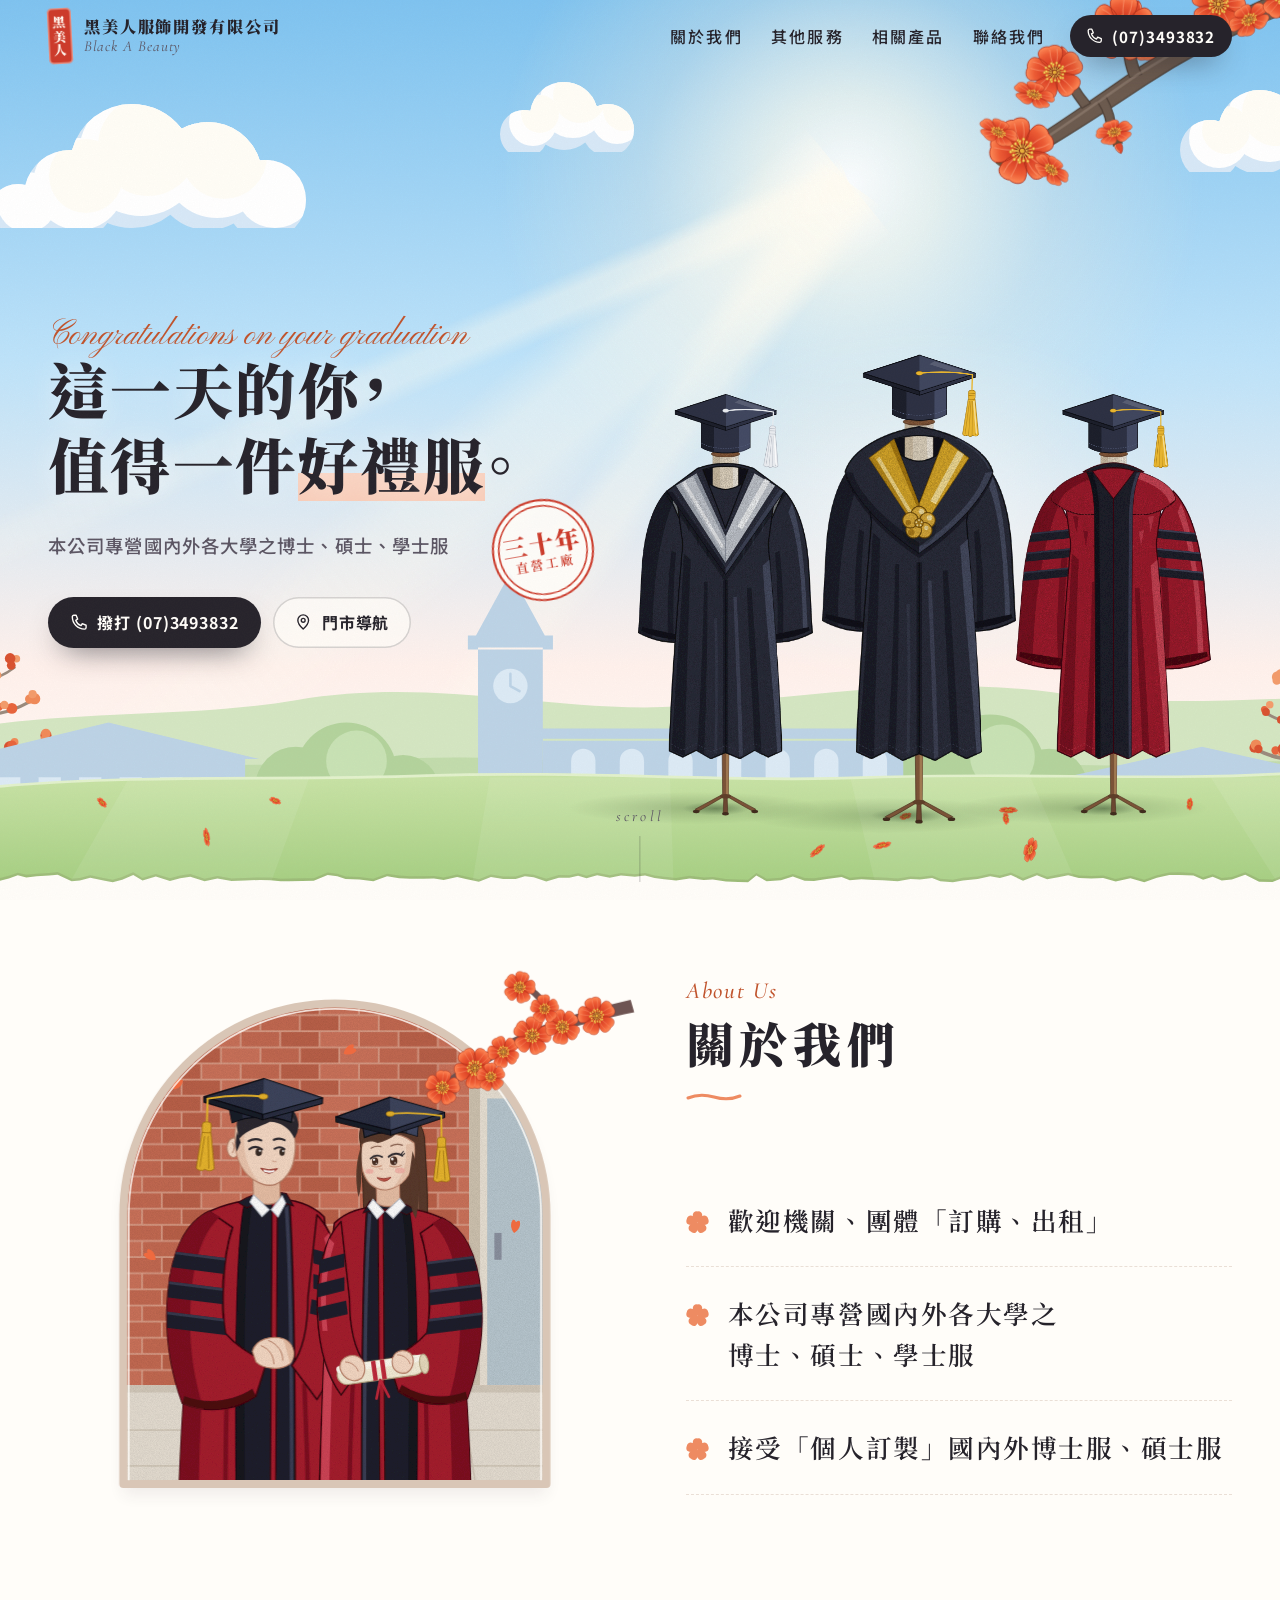
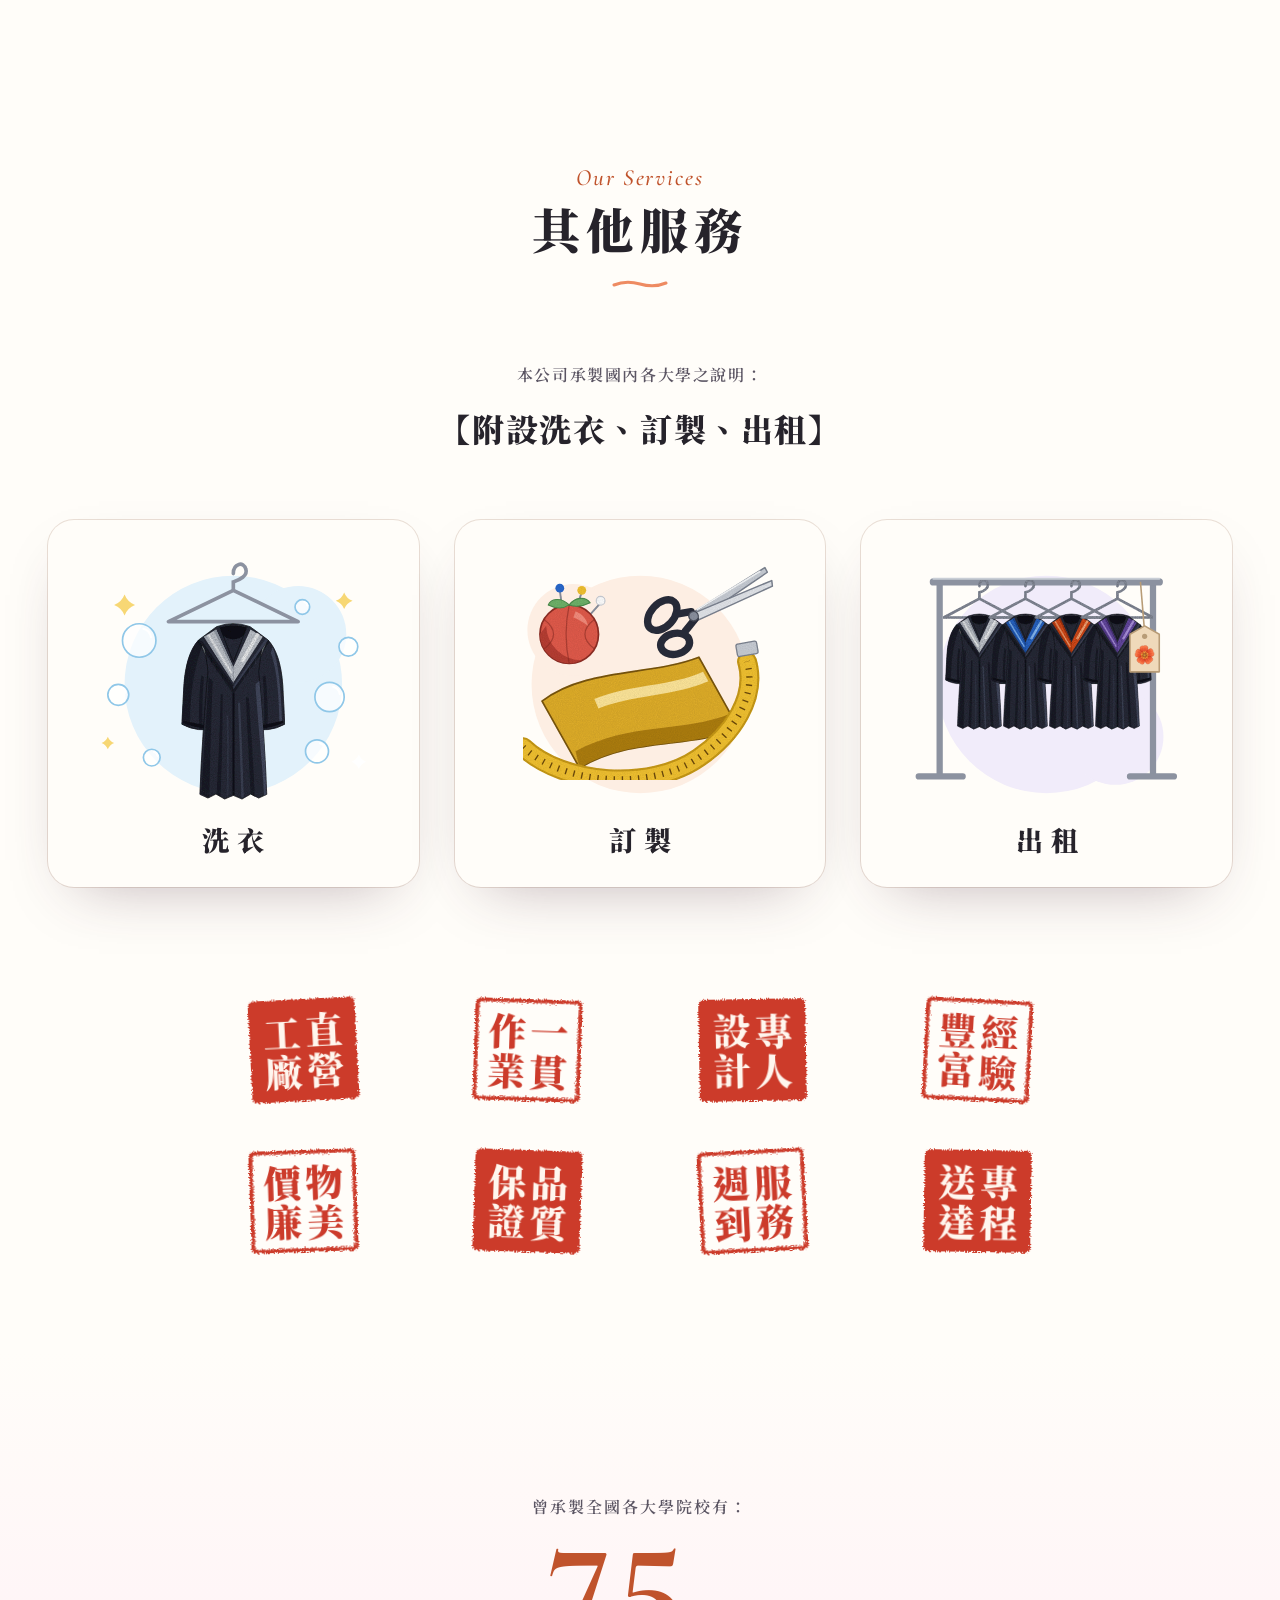
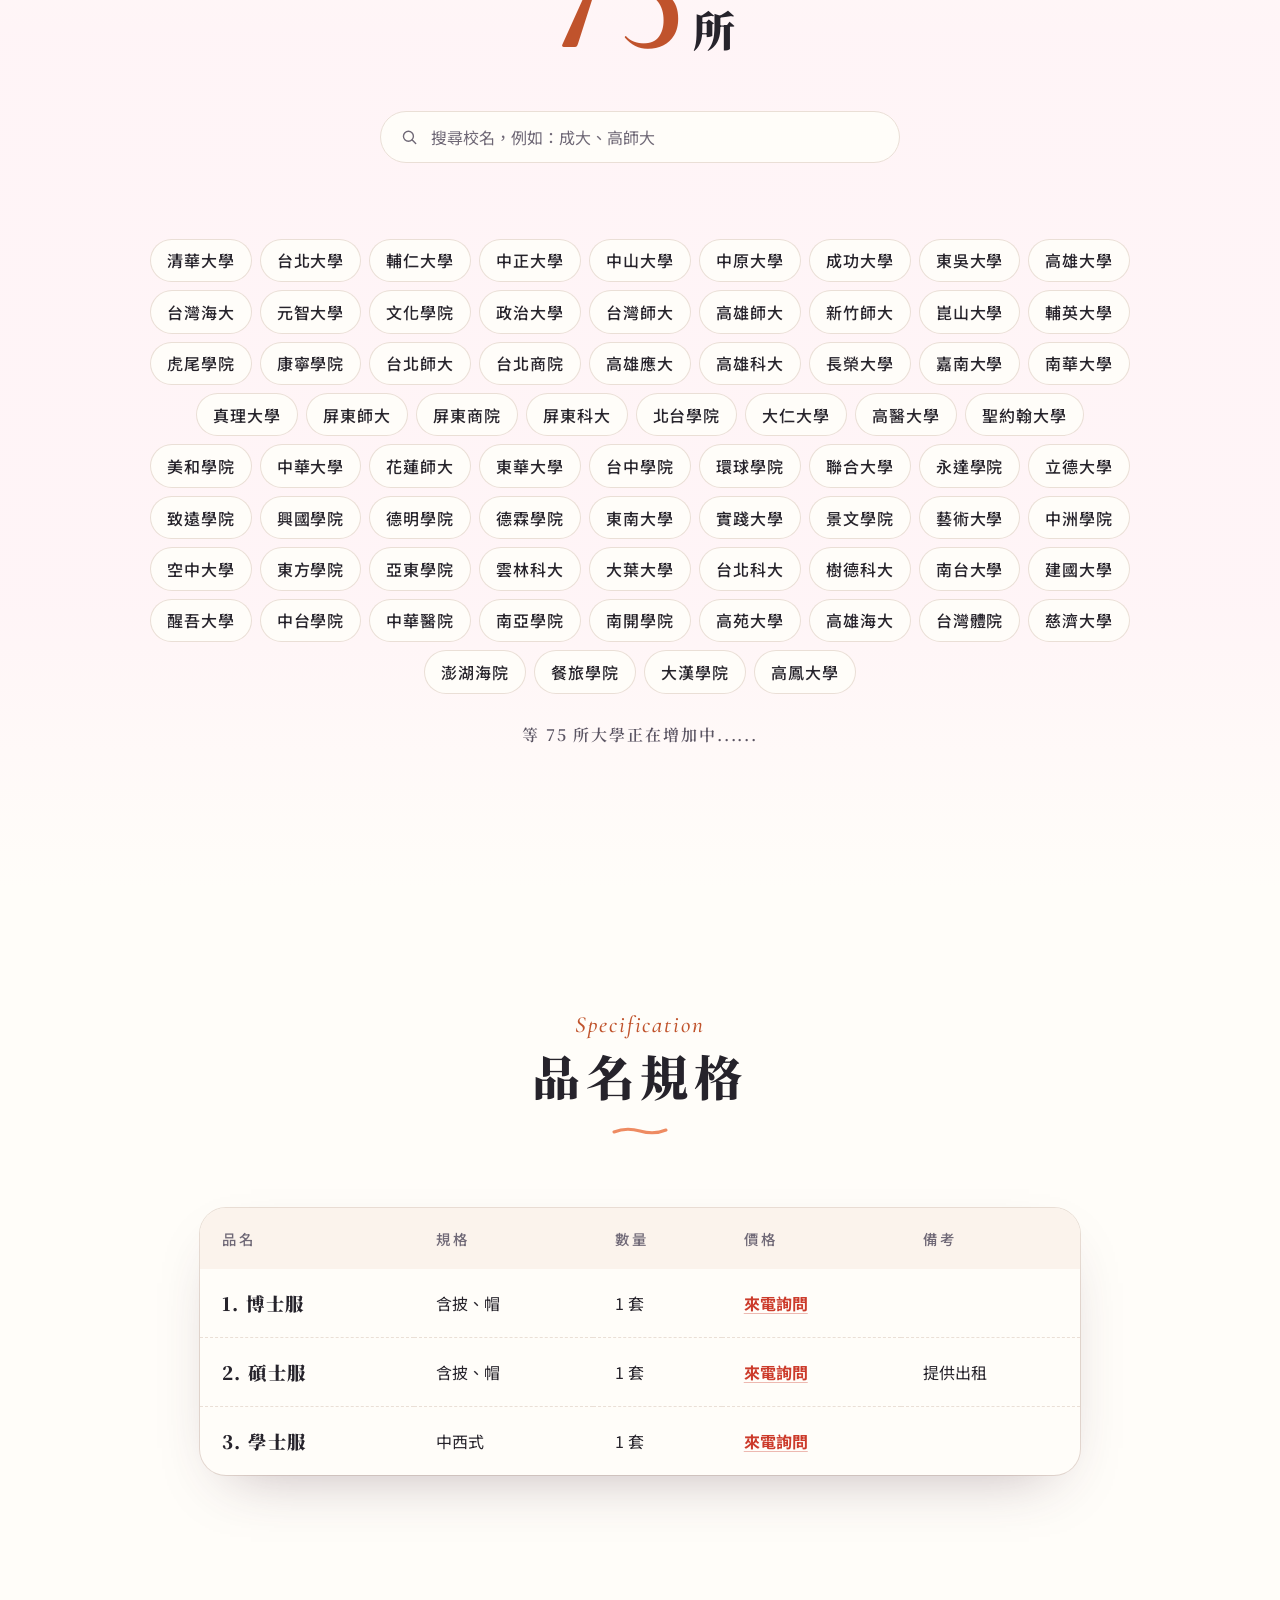
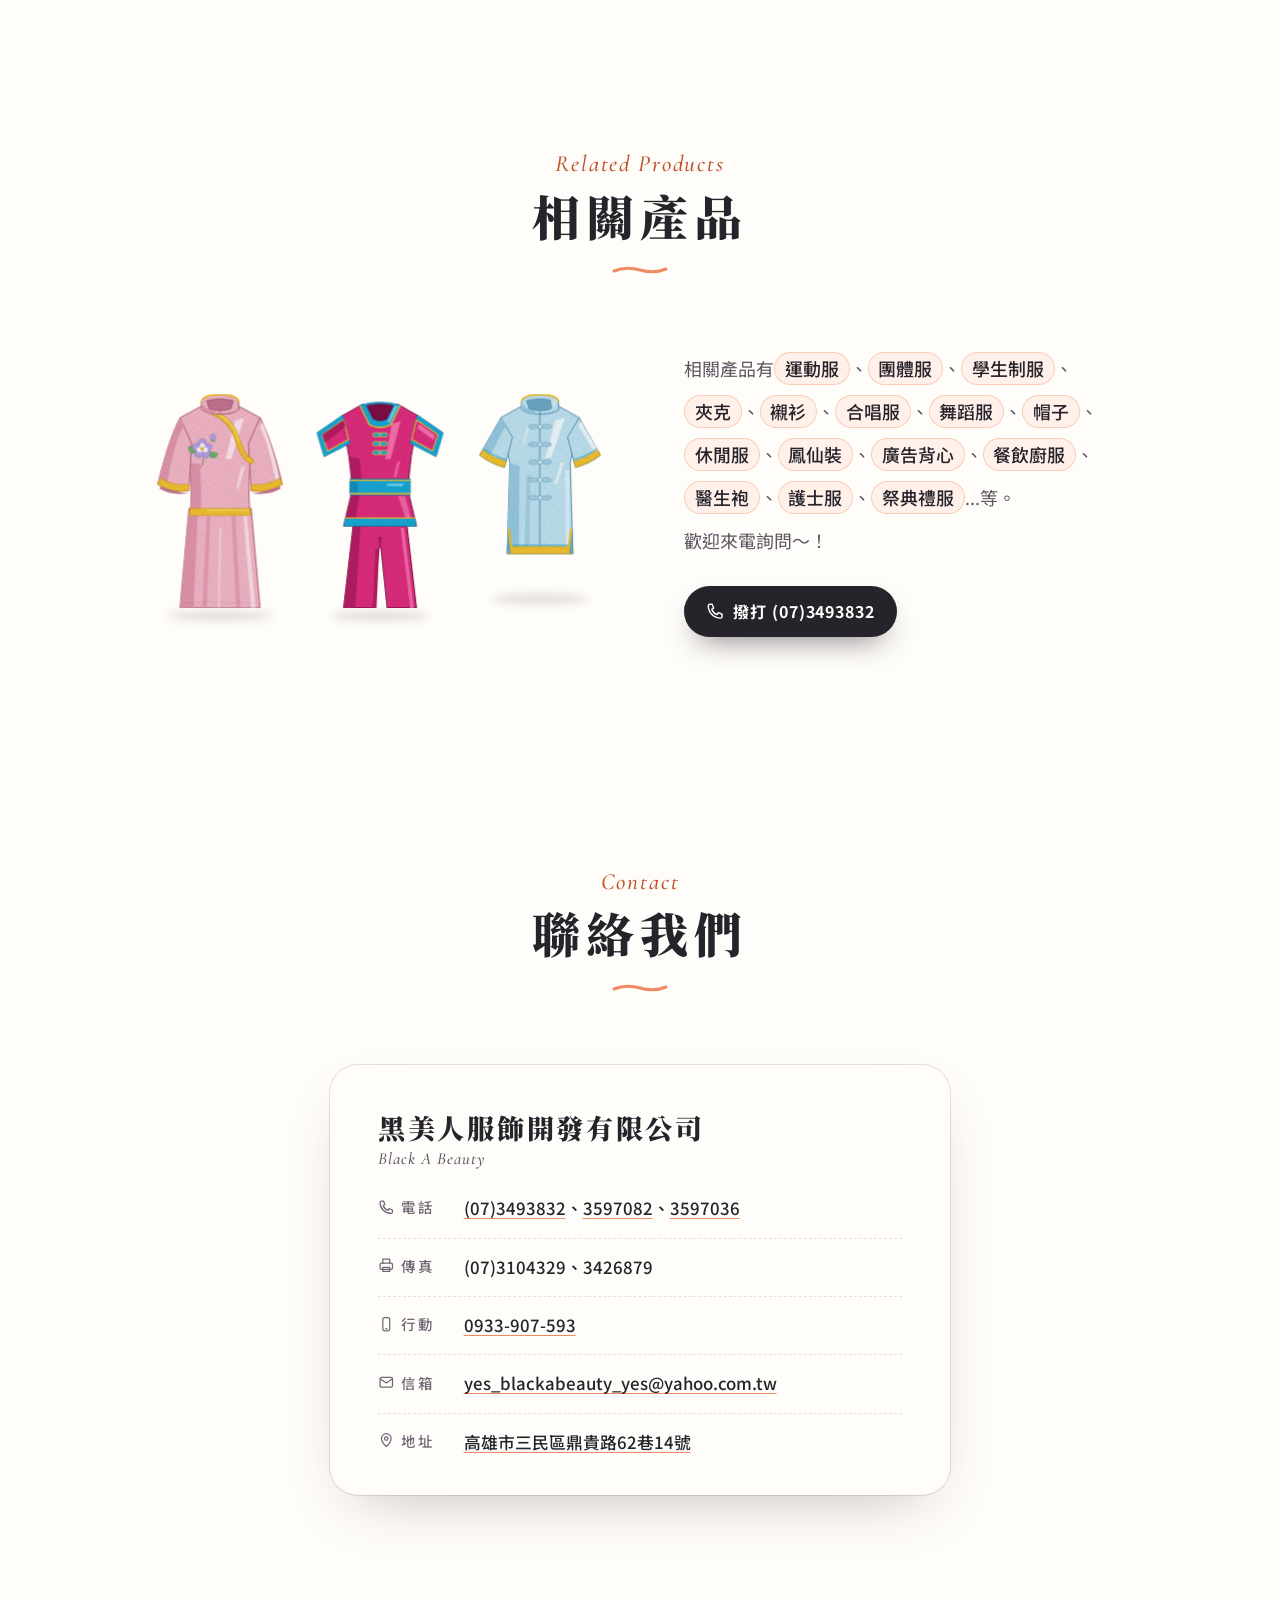
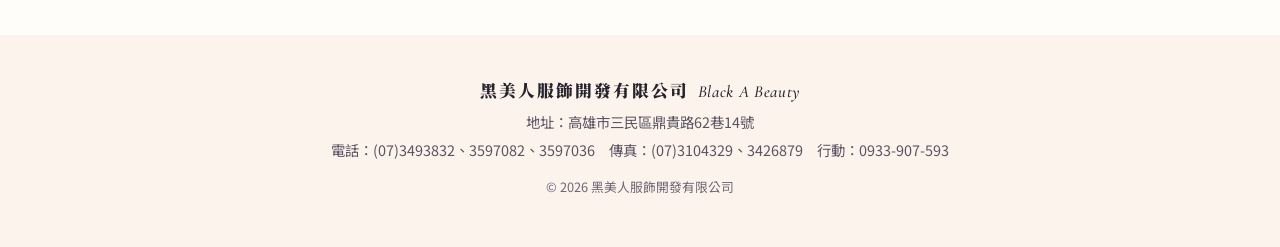
<file: index.html>
<!DOCTYPE html>
<html lang="zh-Hant-TW" class="no-js">
<head>
  <meta charset="utf-8">
  <meta name="viewport" content="width=device-width, initial-scale=1, viewport-fit=cover">
  <title>黑美人服飾開發有限公司｜博士服・碩士服・學士服 訂購・出租・訂製</title>
  <meta name="description" content="本公司專營國內外各大學之博士、碩士、學士服。歡迎機關、團體訂購、出租，接受個人訂製國內外博士服、碩士服。附設洗衣、訂製、出租。高雄市三民區鼎貴路62巷14號，電話 (07)3493832。">
  <meta name="keywords" content="黑美人服飾,黑美人,黑美人學士服,學士服,學士服租借,學士服租賃,學士服清洗,碩士服,博士服,國外博士服,廚服,實驗衣,孔廟祭典服">
  <meta name="theme-color" content="#BDE3FA">
  <link rel="canonical" href="http://www.blackabeauty.com.tw/">
  <meta property="og:type" content="website">
  <meta property="og:site_name" content="黑美人服飾">
  <meta property="og:title" content="黑美人服飾開發有限公司｜博士服・碩士服・學士服">
  <meta property="og:description" content="本公司專營國內外各大學之博士、碩士、學士服。歡迎機關、團體訂購、出租，接受個人訂製國內外博士服、碩士服。">
  <meta property="og:url" content="http://www.blackabeauty.com.tw/">
  <meta property="og:image" content="http://www.blackabeauty.com.tw/images/og/og-cover.png">
  <meta property="og:image:width" content="1200">
  <meta property="og:image:height" content="630">
  <script>
    document.documentElement.className = document.documentElement.className.replace('no-js', 'js');
  </script>
  <link rel="preconnect" href="https://fonts.googleapis.com">
  <link rel="preconnect" href="https://fonts.gstatic.com" crossorigin>
  <link rel="stylesheet" href="https://fonts.googleapis.com/css2?family=Cormorant+Garamond:ital,wght@0,500;0,600;1,500&family=Noto+Sans+TC:wght@400;500;700&family=Noto+Serif+TC:wght@600;900&family=Pinyon+Script&display=swap">
  <link rel="stylesheet" href="css/tokens.css">
  <link rel="stylesheet" href="css/base.css">
  <link rel="stylesheet" href="css/sections.css">
  <script type="application/ld+json">
  {
    "@context": "https://schema.org",
    "@type": "ClothingStore",
    "name": "黑美人服飾開發有限公司",
    "alternateName": "Black A Beauty",
    "url": "http://www.blackabeauty.com.tw",
    "email": "yes_blackabeauty_yes@yahoo.com.tw",
    "telephone": "+886-7-3493832",
    "faxNumber": "+886-7-3104329",
    "address": {
      "@type": "PostalAddress",
      "streetAddress": "鼎貴路62巷14號",
      "addressLocality": "三民區",
      "addressRegion": "高雄市",
      "addressCountry": "TW"
    },
    "contactPoint": [
      { "@type": "ContactPoint", "telephone": "+886-7-3597082", "contactType": "customer service" },
      { "@type": "ContactPoint", "telephone": "+886-7-3597036", "contactType": "customer service" },
      { "@type": "ContactPoint", "telephone": "+886-933-907-593", "contactType": "customer service" }
    ],
    "sameAs": [
      "https://www.facebook.com/pages/%E9%BB%91%E7%BE%8E%E4%BA%BA%E6%9C%8D%E9%A3%BE%E9%96%8B%E7%99%BC%E6%9C%89%E9%99%90%E5%85%AC%E5%8F%B8/559226934194966",
      "https://tw.bid.yahoo.com/tw/booth/Y3789989705",
      "http://blackabeauty999.blogspot.tw/"
    ]
  }
  </script>
  <script src="js/core.js" defer></script>
  <script src="js/petals.js" defer></script>
  <script src="js/motion.js" defer></script>
  <script src="js/schools.js" defer></script>
  <script src="js/main.js" defer></script>
</head>
<body>
  <svg xmlns="http://www.w3.org/2000/svg" width="0" height="0" style="position:absolute" aria-hidden="true" focusable="false">
    <defs>
      <!-- Paper grain shared by every illustration so flat cel colours read as printed, not as clip-art. -->
      <filter id="k-grain" x="0" y="0" width="100%" height="100%">
        <feTurbulence type="fractalNoise" baseFrequency="1.1" numOctaves="2" seed="7" result="n"/>
        <feColorMatrix in="n" type="matrix" values="0 0 0 0 0  0 0 0 0 0  0 0 0 0 0  0 0 0 .55 0" result="a"/>
        <feComposite in="a" in2="SourceGraphic" operator="in" result="g"/>
        <feBlend in="SourceGraphic" in2="g" mode="multiply"/>
      </filter>

      <!-- Lighter grain for pale fabrics, where the standard grain reads as dirt. -->
      <filter id="k-grain-light" x="0" y="0" width="100%" height="100%">
        <feTurbulence type="fractalNoise" baseFrequency="1.1" numOctaves="2" seed="7" result="n"/>
        <feColorMatrix in="n" type="matrix" values="0 0 0 0 0  0 0 0 0 0  0 0 0 0 0  0 0 0 .22 0" result="a"/>
        <feComposite in="a" in2="SourceGraphic" operator="in" result="g"/>
        <feBlend in="SourceGraphic" in2="g" mode="multiply"/>
      </filter>

      <!-- All gowns are drawn in a 400x720 box, light from the upper right, cel-shaded in three tones. -->

      <!-- Hollow neck: the dark inner back of the gown seen through the collar. -->
      <path id="k-neck" d="M160 186 Q200 174 240 186 L240 236 L160 236 Z" fill="var(--fabric-deep)"/>

      <!-- Bachelor / master sleeves: hang from the shoulder, open at hip level. -->
      <g id="k-sleeves">
        <path d="M96 224 C70 252 56 300 52 360 L46 476 Q94 502 148 488 L138 318 Z" fill="var(--fabric)" stroke="var(--fabric-line)" stroke-width="2" stroke-linejoin="round"/>
        <path d="M96 224 C70 252 56 300 52 360 L46 476 Q58 482 70 485 C70 400 80 310 108 240 Z" fill="var(--fabric-shade)"/>
        <path d="M104 330 C98 380 96 430 98 490 L108 491 C106 430 108 380 112 334 Z" fill="var(--fabric-shade)"/>
        <path d="M50 472 Q96 494 144 486 Q98 476 52 466 Z" fill="var(--fabric-deep)"/>
        <path d="M304 224 C330 252 344 300 348 360 L354 476 Q306 502 252 488 L262 318 Z" fill="var(--fabric)" stroke="var(--fabric-line)" stroke-width="2" stroke-linejoin="round"/>
        <path d="M318 246 C334 290 342 360 346 470 L338 474 C336 380 330 310 312 262 Z" fill="var(--fabric-hi)"/>
        <path d="M296 330 C302 380 304 430 302 490 L292 491 C294 430 292 380 288 334 Z" fill="var(--fabric-shade)"/>
        <path d="M350 472 Q304 494 256 486 Q302 476 348 466 Z" fill="var(--fabric-deep)"/>
      </g>

      <!-- Doctoral bell sleeves: fuller and longer. -->
      <clipPath id="k-dr-sleeve-l"><path d="M94 224 C62 256 44 320 38 400 L28 524 Q92 552 160 532 L140 318 Z"/></clipPath>
      <clipPath id="k-dr-sleeve-r"><path d="M306 224 C338 256 356 320 362 400 L372 524 Q308 552 240 532 L260 318 Z"/></clipPath>
      <g id="k-sleeves-dr">
        <path d="M94 224 C62 256 44 320 38 400 L28 524 Q92 552 160 532 L140 318 Z" fill="var(--fabric)" stroke="var(--fabric-line)" stroke-width="2" stroke-linejoin="round"/>
        <path d="M94 224 C62 256 44 320 38 400 L28 524 Q42 530 56 533 C58 430 72 320 106 240 Z" fill="var(--fabric-shade)"/>
        <path d="M108 340 C100 410 98 470 102 536 L114 537 C110 470 112 410 118 344 Z" fill="var(--fabric-shade)"/>
        <path d="M32 518 Q94 544 156 530 Q98 520 34 510 Z" fill="var(--fabric-deep)"/>
        <path d="M306 224 C338 256 356 320 362 400 L372 524 Q308 552 240 532 L260 318 Z" fill="var(--fabric)" stroke="var(--fabric-line)" stroke-width="2" stroke-linejoin="round"/>
        <path d="M320 246 C342 300 354 380 360 512 L350 516 C348 410 338 320 314 262 Z" fill="var(--fabric-hi)"/>
        <path d="M292 340 C300 410 302 470 298 536 L286 537 C290 470 288 410 282 344 Z" fill="var(--fabric-shade)"/>
        <path d="M368 518 Q306 544 244 530 Q302 520 366 510 Z" fill="var(--fabric-deep)"/>
        <!-- three velvet chevrons per sleeve -->
        <g clip-path="url(#k-dr-sleeve-l)">
          <path d="M20 302 L160 288 L160 304 L20 318 Z M20 336 L160 322 L160 338 L20 352 Z M20 370 L160 356 L160 372 L20 386 Z" fill="var(--velvet)"/>
          <path d="M20 302 L160 288 L160 291 L20 305 Z M20 336 L160 322 L160 325 L20 339 Z M20 370 L160 356 L160 359 L20 373 Z" fill="var(--velvet-hi)" opacity=".6"/>
        </g>
        <g clip-path="url(#k-dr-sleeve-r)">
          <path d="M380 302 L240 288 L240 304 L380 318 Z M380 336 L240 322 L240 338 L380 352 Z M380 370 L240 356 L240 372 L380 386 Z" fill="var(--velvet)"/>
          <path d="M380 302 L240 288 L240 291 L380 305 Z M380 336 L240 322 L240 325 L380 339 Z M380 370 L240 356 L240 359 L380 373 Z" fill="var(--velvet-hi)"/>
        </g>
      </g>

      <!-- Body with pipe folds falling from the gathered yoke. -->
      <g id="k-body">
        <path d="M112 228 L162 204 Q200 238 238 204 L288 228 L276 318 C286 436 296 564 300 686 L276 697 L252 685 L226 700 L200 689 L174 700 L148 685 L124 697 L100 686 C104 564 114 436 124 318 Z" fill="var(--fabric)" stroke="var(--fabric-line)" stroke-width="2" stroke-linejoin="round"/>
        <path d="M126 335 C120 463 110 583 104 685 L128 696 C130 583 134 463 138 346 Z" fill="var(--fabric-shade)"/>
        <path d="M162 386 C160 490 155 596 150 685 L162 693 C166 596 168 490 168 386 Z" fill="var(--fabric-shade)"/>
        <path d="M180 450 C182 530 182 610 180 689 L185 692 C187 610 187 530 185 450 Z" fill="var(--fabric-hi)" opacity=".4"/>
        <path d="M196 383 L196 689 L205 689 L205 383 Z" fill="var(--fabric-shade)"/>
        <path d="M199.5 383 L199.5 689 L201.5 689 L201.5 383 Z" fill="var(--fabric-line)"/>
        <path d="M214 412 C218 516 222 609 224 697 L231 694 C229 609 225 516 220 412 Z" fill="var(--fabric-hi)" opacity=".75"/>
        <path d="M238 396 C242 503 248 596 252 685 L264 693 C260 596 254 503 246 396 Z" fill="var(--fabric-shade)"/>
        <path d="M266 357 C274 476 286 583 292 689 L299 686 C295 569 289 463 278 346 Z" fill="var(--fabric-hi)"/>
        <path d="M128 268 l6 30 l4 -28 Z M146 294 l5 28 l4 -26 Z M164 320 l4 24 l4 -22 Z" fill="var(--fabric-shade)"/>
        <path d="M272 268 l-6 30 l-4 -28 Z M254 294 l-5 28 l-4 -26 Z M236 320 l-4 24 l-4 -22 Z" fill="var(--fabric-hi)" opacity=".7"/>
        <path d="M104 674 L124 685 L148 673 L174 688 L200 677 L226 688 L252 673 L276 685 L296 674" fill="none" stroke="var(--fabric-hi)" stroke-width="1.2" stroke-dasharray="3 3" opacity=".7"/>
      </g>

      <!-- Bachelor V-stole: black frame with a satin inset in the faculty colour. -->
      <g id="k-stole">
        <path d="M92 230 L200 386 L308 230 L304 224 L200 372 L96 224 Z" fill="var(--fabric-deep)" opacity=".5"/>
        <path d="M96 224 L150 184 Q200 166 250 184 L304 224 L200 372 Z M160 186 Q200 174 240 186 L200 290 Z" fill-rule="evenodd" fill="var(--frame, var(--fabric))" stroke="var(--fabric-line)" stroke-width="2" stroke-linejoin="round"/>
        <path d="M96 224 L200 372 L200 360 L106 226 Z" fill="var(--fabric-shade)"/>
        <path d="M304 224 L200 372 L200 362 L296 222 Z" fill="var(--fabric-hi)" opacity=".8"/>
        <path d="M112 214.5 L200 351.5 L288 214.5 L251.5 192.8 L200 304.8 L148.5 192.8 Z" fill="var(--trim)"/>
        <path d="M148.5 192.8 L200 304.8 L200 314 L142 197 Z" fill="var(--trim-shade)"/>
        <path d="M112 214.5 L200 351.5 L200 343 L119 211 Z" fill="var(--trim-shade)" opacity=".55"/>
        <path d="M128 206 L197 322 L193 326 L123 210 Z" fill="var(--trim-hi)" opacity=".9"/>
        <path d="M270 202 L279 207 L230 292 L221 287 Z" fill="var(--trim-hi)"/>
        <path d="M254 232 L260 235 L236 278 L231 275 Z" fill="var(--trim-hi)" opacity=".7"/>
        <path d="M200 304.8 L200 351.5" stroke="var(--trim-line)" stroke-width="1.4"/>
        <path d="M106 220 L200 358 L294 220 M153 192 L200 296 L247 192" fill="none" stroke="var(--fabric-hi)" stroke-width="1" stroke-dasharray="3 2.5" opacity=".75"/>
      </g>

      <!-- Master hood: rounded black shell over the shoulders, satin lining turned out into a V. -->
      <g id="k-hood">
        <path d="M82 246 C98 292 148 342 200 376 C252 342 302 292 318 246 L318 238 C302 284 252 334 200 368 C148 334 98 284 82 238 Z" fill="var(--fabric-deep)" opacity=".55"/>
        <path d="M82 238 C92 204 140 176 200 166 C260 176 308 204 318 238 C302 284 252 334 200 368 C148 334 98 284 82 238 Z M160 186 Q200 174 240 186 L200 290 Z" fill-rule="evenodd" fill="var(--fabric)" stroke="var(--fabric-line)" stroke-width="2" stroke-linejoin="round"/>
        <path d="M82 238 C98 284 148 334 200 368 L200 352 C152 320 106 278 94 240 Z" fill="var(--fabric-shade)"/>
        <path d="M318 238 C302 284 252 334 200 368 L200 358 C246 326 292 282 306 240 Z" fill="var(--fabric-hi)" opacity=".85"/>
        <path d="M262 186 C286 198 304 214 312 232" fill="none" stroke="var(--fabric-hi)" stroke-width="3" stroke-linecap="round" opacity=".6"/>
        <path d="M120 216 L200 336 L280 216 L240 186 L200 290 L160 186 Z" fill="var(--trim)" stroke="var(--trim-line)" stroke-width="1.2" stroke-linejoin="round"/>
        <path d="M160 186 L200 290 L200 301 L153 191 Z" fill="var(--trim-shade)"/>
        <path d="M120 216 L200 336 L200 327 L128 214 Z" fill="var(--trim-shade)" opacity=".6"/>
        <path d="M137 214 L197 316 L193 320 L132 218 Z" fill="var(--trim-hi)" opacity=".85"/>
        <path d="M262 204 L272 210 L227 290 L218 285 Z" fill="var(--trim-hi)"/>
        <path d="M248 236 L254 240 L234 276 L229 272 Z" fill="var(--trim-hi)" opacity=".7"/>
        <path d="M200 290 L200 336" stroke="var(--trim-line)" stroke-width="1.4"/>
      </g>

      <!-- Golden plum-blossom brooch (梅花扣): five small ROUND petals in gold. The kapok flowers elsewhere are orange-red with a stamen crown; keep the two distinct. -->
      <g id="k-plum" transform="translate(200 320) scale(1.3) translate(-200 -320)">
        <circle cx="200" cy="327" r="21" fill="#000" opacity=".18"/>
        <g fill="#E2B13C" stroke="#6E4B08" stroke-width="1.3">
          <circle cx="200" cy="309" r="9.5"/><circle cx="210.5" cy="316.6" r="9.5"/><circle cx="206.5" cy="328.9" r="9.5"/>
          <circle cx="193.5" cy="328.9" r="9.5"/><circle cx="189.5" cy="316.6" r="9.5"/>
        </g>
        <g fill="#FFEFB0" opacity=".9">
          <circle cx="203" cy="306" r="3.4"/><circle cx="213" cy="313.6" r="3.4"/><circle cx="209" cy="326" r="2.6"/>
        </g>
        <g fill="#B07F1A">
          <circle cx="190.5" cy="331.5" r="4"/><circle cx="186.8" cy="319.6" r="3.4"/>
        </g>
        <circle cx="200" cy="320" r="5.4" fill="#B07F1A" stroke="#6E4B08" stroke-width="1"/>
        <g fill="#FFEFB0"><circle cx="200" cy="316.6" r="1.2"/><circle cx="203.2" cy="319" r="1.2"/><circle cx="202" cy="322.8" r="1.2"/><circle cx="198" cy="322.8" r="1.2"/><circle cx="196.8" cy="319" r="1.2"/></g>
      </g>

      <!-- Doctoral yoke: the doctor has no stole, so the shoulders need their own rounded line. -->
      <g id="k-yoke">
        <path d="M90 240 C92 216 122 200 160 188 Q200 178 240 188 C278 200 308 216 310 240 C298 254 278 262 258 266 L142 266 C122 262 102 254 90 240 Z" fill="var(--fabric)" stroke="var(--fabric-line)" stroke-width="2" stroke-linejoin="round"/>
        <path d="M90 240 C92 216 122 200 160 188 L166 200 C132 212 108 226 102 248 C96 246 92 244 90 240 Z" fill="var(--fabric-shade)"/>
        <path d="M240 188 C278 200 308 216 310 240 L300 246 C294 226 270 210 236 200 Z" fill="var(--fabric-hi)"/>
        <path d="M100 250 C120 262 142 266 160 266 M240 266 C258 266 280 262 300 250" fill="none" stroke="var(--fabric-hi)" stroke-width="1" stroke-dasharray="3 2.5" opacity=".8"/>
      </g>

      <!-- Doctoral velvet facings: collar band behind the neck, panels down the front (about a fifth of the width each). -->
      <g id="k-facings">
        <path d="M146 190 Q200 158 254 190 L240 190 Q200 174 160 190 Z" fill="var(--velvet)" stroke="var(--fabric-line)" stroke-width="1.5" stroke-linejoin="round"/>
        <path d="M152 190 L162 188 L200 238 L200 689 L174 700 L168 696 C168 560 168 400 166 258 Q164 214 152 190 Z" fill="var(--velvet)" stroke="var(--fabric-line)" stroke-width="1.5" stroke-linejoin="round"/>
        <path d="M248 190 L238 188 L200 238 L200 689 L226 700 L232 696 C232 560 232 400 234 258 Q236 214 248 190 Z" fill="var(--velvet)" stroke="var(--fabric-line)" stroke-width="1.5" stroke-linejoin="round"/>
        <path d="M152 190 Q164 214 166 258 C168 400 168 560 168 696 L177 699 C177 560 176 400 175 258 Q173 220 163 191 Z" fill="var(--velvet-shade)"/>
        <path d="M248 190 Q236 214 234 258 C232 400 232 560 232 696 L227 699 C226 560 226 400 228 258 Q229 222 241 192 Z" fill="var(--velvet-hi)" opacity=".8"/>
        <path d="M200 238 L200 689" stroke="var(--fabric-line)" stroke-width="2"/>
      </g>

      <!-- Mortarboard. Anchor (120,140) = bottom centre of the skull. Tassel pivots at the board's right corner. -->
      <symbol id="k-cap" viewBox="0 0 240 200" overflow="visible">
        <path d="M66 62 L66 126 C92 142 148 142 174 126 L174 62 Z" fill="var(--cap)" stroke="var(--cap-line)" stroke-width="2" stroke-linejoin="round"/>
        <path d="M66 62 L66 126 C74 131 84 135 94 137 L94 62 Z" fill="var(--cap-shade)"/>
        <path d="M150 62 L150 137 C160 135 168 131 174 126 L174 62 Z" fill="var(--cap-hi)" opacity=".55"/>
        <path d="M66 116 C92 132 148 132 174 116" fill="none" stroke="var(--cap-hi)" stroke-width="1.2" stroke-dasharray="3 2.5"/>
        <path d="M8 44 L120 80 L120 88 L8 52 Z" fill="var(--cap-shade)" stroke="var(--cap-line)" stroke-width="1.5" stroke-linejoin="round"/>
        <path d="M120 80 L232 44 L232 52 L120 88 Z" fill="var(--cap)" stroke="var(--cap-line)" stroke-width="1.5" stroke-linejoin="round"/>
        <path d="M120 8 L232 44 L120 80 L8 44 Z" fill="var(--cap)" stroke="var(--cap-line)" stroke-width="2" stroke-linejoin="round"/>
        <path d="M120 8 L232 44 L120 80 Z" fill="var(--cap-hi)" opacity=".45"/>
        <path d="M150 20 L210 39 L196 44 L140 26 Z" fill="#fff" opacity=".13"/>
        <ellipse cx="120" cy="44" rx="7" ry="4" fill="var(--tassel)" stroke="var(--tassel-shade)" stroke-width="1"/>
        <path d="M120 44 Q176 38 226 47" fill="none" stroke="var(--tassel)" stroke-width="2.6" stroke-linecap="round"/>
        <g class="tassel" style="transform-origin:226px 47px;transform:rotate(var(--swing,0deg))">
          <path d="M226 47 L226 80" stroke="var(--tassel)" stroke-width="2.6" stroke-linecap="round"/>
          <rect x="219" y="78" width="14" height="19" rx="5" fill="var(--tassel)" stroke="var(--tassel-shade)" stroke-width="1"/>
          <path d="M220 84 H232 M220 89 H232" stroke="var(--tassel-shade)" stroke-width="1"/>
          <path d="M219 96 L233 96 L242 166 Q238 172 230 168 Q226 174 220 168 Q214 172 210 166 Z" fill="var(--tassel)" stroke="var(--tassel-shade)" stroke-width="1" stroke-linejoin="round"/>
          <path d="M222 100 L215 166 M225 100 L222 169 M228 100 L229 169 M231 100 L236 167" stroke="var(--tassel-shade)" stroke-width=".9" opacity=".8"/>
          <path d="M229 100 L236 164 L239 165 L232 99 Z" fill="var(--tassel-hi)" opacity=".85"/>
        </g>
      </symbol>

      <symbol id="k-bachelor" viewBox="0 0 400 720" overflow="visible">
        <use href="#k-neck"/><use href="#k-sleeves"/><use href="#k-body"/><use href="#k-stole"/>
      </symbol>
      <symbol id="k-master" viewBox="0 0 400 720" overflow="visible">
        <use href="#k-neck"/><use href="#k-sleeves"/><use href="#k-body"/><use href="#k-hood"/><use href="#k-plum"/>
      </symbol>
      <symbol id="k-doctor" viewBox="0 0 400 720" overflow="visible">
        <use href="#k-neck"/><use href="#k-sleeves-dr"/><use href="#k-body"/><use href="#k-yoke"/><use href="#k-facings"/>
      </symbol>

      <!-- Dress form (人台) the gowns are shown on (plan_20261113 decision 7), in the gowns' 400-wide frame: a linen neck
           rising out of the collar under a turned-wood cap (the mortarboard sits on it), a walnut pole and tripod below the hem. -->
      <g id="k-form-neck">
        <path d="M178 238 L178 160 C186 156 214 156 222 160 L222 238 Z" fill="#E8DCC7" stroke="#B9A88C" stroke-width="1.5"/>
        <path d="M178 238 L178 160 C182 158 186 157 190 157 L190 238 Z" fill="#D6C6AC"/>
        <path d="M212 158 C216 158 219 159 222 160 L222 238 L214 238 Z" fill="#F6EFE3"/>
        <ellipse cx="200" cy="158" rx="25" ry="5.5" fill="#8A5C3C" stroke="#5E3D27" stroke-width="1.2"/>
        <path d="M194 158 L194 146 L206 146 L206 158 Z" fill="#7A5236"/>
        <circle cx="200" cy="141" r="7.5" fill="#9A6B47" stroke="#5E3D27" stroke-width="1.2"/>
        <circle cx="202.5" cy="138.5" r="2.4" fill="#D9AE85" opacity=".8"/>
      </g>
      <g id="k-form-stand">
        <path d="M194 672 L206 672 L205 766 L195 766 Z" fill="#7A5236" stroke="#4E3322" stroke-width="1.2"/>
        <path d="M201 672 L206 672 L205 766 L201 766 Z" fill="#A07850"/>
        <path d="M196 768 C182 776 166 786 150 794 L146 790 C162 782 178 772 194 764 Z M204 768 C218 776 234 786 250 794 L254 790 C238 782 222 772 206 764 Z" fill="#7A5236" stroke="#4E3322" stroke-width="1.2" stroke-linejoin="round"/>
        <path d="M197 769 L196 797 L204 797 L203 769 Z" fill="#6A4630" stroke="#4E3322" stroke-width="1.2"/>
        <ellipse cx="200" cy="767" rx="10" ry="4" fill="#5E3D27"/>
        <g fill="#3F2A1C"><ellipse cx="148" cy="794" rx="6" ry="3"/><ellipse cx="252" cy="794" rx="6" ry="3"/><ellipse cx="200" cy="798" rx="6" ry="3"/></g>
      </g>

      <!-- Seal ink: roughens edges like a real stamp impression. -->
      <filter id="k-ink" x="-6%" y="-6%" width="112%" height="112%">
        <feTurbulence type="fractalNoise" baseFrequency=".75" numOctaves="2" seed="5" result="t"/>
        <feDisplacementMap in="SourceGraphic" in2="t" scale="5" xChannelSelector="R" yChannelSelector="G"/>
      </filter>
      <filter id="k-soft" x="-20%" y="-300%" width="140%" height="700%"><feGaussianBlur stdDeviation="9"/></filter>

      <!-- Satin sheen (plan_20261113 §4.1): a gown masks its own light band with a solid white silhouette of itself. -->
      <filter id="k-silhouette" x="-5%" y="-5%" width="110%" height="110%" color-interpolation-filters="sRGB">
        <feColorMatrix values="0 0 0 0 1  0 0 0 0 1  0 0 0 0 1  0 0 0 1 0"/>
      </filter>
      <linearGradient id="k-sheen" x1="0" y1="0" x2="1" y2="0">
        <stop offset="0" stop-color="#A39581" stop-opacity="0"/>
        <stop offset=".5" stop-color="#A39581" stop-opacity=".85"/>
        <stop offset="1" stop-color="#A39581" stop-opacity="0"/>
      </linearGradient>

      <!-- Kapok (木棉) flower, front view: five thick rounded petals, deep at the heart and bright at the tips,
           around a crown of stamens. Petal angles are uneven on purpose so the flowers do not look stamped. -->
      <radialGradient id="k-petal-grad" cx="0" cy="0" r="35" gradientUnits="userSpaceOnUse">
        <stop offset="0" stop-color="#9E2414"/><stop offset=".3" stop-color="#D63A22"/><stop offset=".72" stop-color="#EE5C34"/><stop offset="1" stop-color="#FF8A57"/>
      </radialGradient>
      <!-- One path per layer (petals, veins, stamens, pollen) keeps each flower to six elements: the bloom-in animation
           and the fallen flowers on the lawn repaint many copies, so element count is what matters here. -->
      <symbol id="k-blossom" viewBox="-36 -36 72 72" overflow="visible">
        <path d="M-0.3 -3.0 C-9.8 -7.0 -17.9 -17.2 -17.8 -26.3 C-16.5 -33.0 -8.7 -35.3 -3.6 -33.8 C1.2 -36.3 9.3 -35.7 12.0 -29.4 C13.9 -20.6 8.1 -8.9 -0.3 -3.0 Z M2.8 -1.1 C4.0 -11.3 11.6 -22.0 20.3 -24.4 C27.1 -25.0 31.5 -18.1 31.5 -12.7 C35.3 -8.8 36.9 -0.9 31.6 3.4 C23.6 7.7 10.8 5.3 2.8 -1.1 Z M1.9 2.3 C12.0 0.3 24.5 4.3 29.5 11.8 C32.1 18.1 27.0 24.4 21.9 26.0 C19.3 30.8 12.2 34.8 6.5 31.1 C-0.0 24.8 -1.8 11.9 1.9 2.3 Z M-1.7 2.5 C3.0 11.7 2.6 24.7 -3.2 31.6 C-8.5 35.9 -16.0 32.6 -19.0 28.2 C-24.3 27.0 -30.1 21.3 -28.1 14.8 C-23.9 6.8 -11.9 1.6 -1.7 2.5 Z M-2.9 -0.8 C-10.2 6.4 -22.7 10.1 -31.0 6.7 C-36.7 3.0 -36.0 -5.1 -32.7 -9.4 C-33.2 -14.7 -29.6 -22.0 -22.8 -22.1 C-13.9 -20.6 -5.2 -10.9 -2.9 -0.8 Z" fill="url(#k-petal-grad)" stroke="#B02E1A" stroke-width=".9" stroke-linejoin="round"/>
        <path d="M-0.9 -9.0 C-2.7 -15.8 -3.4 -22.8 -3.1 -29.8 M3.7 -12.5 C6.1 -18.7 6.4 -24.8 5.9 -29.8 M8.3 -3.4 C14.5 -6.9 21.0 -9.5 27.8 -11.2 M13.0 0.1 C19.7 0.7 25.6 -0.6 30.3 -2.5 M5.8 6.9 C11.1 11.6 15.6 17.0 19.3 23.0 M3.9 12.4 C5.4 18.9 8.5 24.2 11.7 28.0 M-5.0 7.5 C-8.1 13.8 -12.0 19.6 -16.8 24.9 M-10.9 7.2 C-16.7 10.4 -20.9 14.9 -23.7 19.0 M-8.7 -2.5 C-15.7 -3.4 -22.4 -5.4 -28.8 -8.3 M-10.2 -8.1 C-15.1 -12.7 -20.6 -15.3 -25.4 -16.6" fill="none" stroke="#FFA27A" stroke-width="1.2" stroke-linecap="round" opacity=".55"/>
        <circle r="7.5" fill="#6E1A0E"/>
        <path d="M-0.3 -4.0L-0.7 -10.5M1.2 -3.8L3.7 -12.0M2.5 -3.2L6.5 -8.3M3.4 -2.1L10.7 -6.4M3.7 -1.5L9.7 -3.9M4.0 -0.1L12.5 -0.2M3.8 1.4L9.9 3.6M3.0 2.6L9.4 8.2M2.6 3.1L6.7 8.0M1.3 3.8L4.1 11.8M-0.1 4.0L-0.4 10.5M-1.6 3.7L-4.9 11.5M-2.1 3.4L-5.6 8.9M-3.2 2.4L-10.0 7.5M-3.8 1.1L-10.1 2.9M-4.0 -0.3L-12.5 -1.1M-3.9 -1.0L-10.2 -2.5M-3.3 -2.3L-10.2 -7.2M-2.2 -3.3L-5.9 -8.7M-0.9 -3.9L-2.8 -12.2" fill="none" stroke="#F3C04F" stroke-width="1.1" stroke-linecap="round"/>
        <path d="M-2.2 -10.5a1.5 1.5 0 1 0 3 0a1.5 1.5 0 1 0 -3 0M2.2 -12.0a1.5 1.5 0 1 0 3 0a1.5 1.5 0 1 0 -3 0M5.0 -8.3a1.5 1.5 0 1 0 3 0a1.5 1.5 0 1 0 -3 0M9.2 -6.4a1.5 1.5 0 1 0 3 0a1.5 1.5 0 1 0 -3 0M8.2 -3.9a1.5 1.5 0 1 0 3 0a1.5 1.5 0 1 0 -3 0M11.0 -0.2a1.5 1.5 0 1 0 3 0a1.5 1.5 0 1 0 -3 0M8.4 3.6a1.5 1.5 0 1 0 3 0a1.5 1.5 0 1 0 -3 0M7.9 8.2a1.5 1.5 0 1 0 3 0a1.5 1.5 0 1 0 -3 0M5.2 8.0a1.5 1.5 0 1 0 3 0a1.5 1.5 0 1 0 -3 0M2.6 11.8a1.5 1.5 0 1 0 3 0a1.5 1.5 0 1 0 -3 0M-1.9 10.5a1.5 1.5 0 1 0 3 0a1.5 1.5 0 1 0 -3 0M-6.4 11.5a1.5 1.5 0 1 0 3 0a1.5 1.5 0 1 0 -3 0M-7.1 8.9a1.5 1.5 0 1 0 3 0a1.5 1.5 0 1 0 -3 0M-11.5 7.5a1.5 1.5 0 1 0 3 0a1.5 1.5 0 1 0 -3 0M-11.6 2.9a1.5 1.5 0 1 0 3 0a1.5 1.5 0 1 0 -3 0M-14.0 -1.1a1.5 1.5 0 1 0 3 0a1.5 1.5 0 1 0 -3 0M-11.7 -2.5a1.5 1.5 0 1 0 3 0a1.5 1.5 0 1 0 -3 0M-11.7 -7.2a1.5 1.5 0 1 0 3 0a1.5 1.5 0 1 0 -3 0M-7.4 -8.7a1.5 1.5 0 1 0 3 0a1.5 1.5 0 1 0 -3 0M-4.3 -12.2a1.5 1.5 0 1 0 3 0a1.5 1.5 0 1 0 -3 0" fill="#FFD86A" stroke="#C98A1E" stroke-width=".5"/>
        <circle r="2.6" fill="#E9B13A"/>
      </symbol>
      <!-- Kapok bud: the orange-red tip pushing out of a brown calyx. -->
      <symbol id="k-bud" viewBox="-10 -14 20 28" overflow="visible">
        <path d="M0 -13 C6.5 -8 6.5 2 0 6 C-6.5 2 -6.5 -8 0 -13 Z" fill="#E04A2C" stroke="#A9301B" stroke-width=".8"/>
        <path d="M1.5 -10 C4 -7 4.5 -3 3.5 0" fill="none" stroke="#FF9466" stroke-width="1.2" stroke-linecap="round"/>
        <path d="M-6.2 -1 C-6 8 -3 12 0 12 C3 12 6 8 6.2 -1 C3 2 -3 2 -6.2 -1 Z" fill="#6B5236" stroke="#4E3B26" stroke-width=".8"/>
      </symbol>

      <!-- UI icons (24px grid, stroked with currentColor). Generic glyphs, no brand marks. -->
      <symbol id="i-phone" viewBox="0 0 24 24"><path d="M5 3h3l2 5-2.5 1.5a11 11 0 0 0 7 7L16 14l5 2v3a2 2 0 0 1-2 2A16 16 0 0 1 3 5a2 2 0 0 1 2-2z"/></symbol>
      <symbol id="i-mobile" viewBox="0 0 24 24"><rect x="7" y="2.5" width="10" height="19" rx="2.5"/><path d="M11 18.5h2"/></symbol>
      <symbol id="i-pin" viewBox="0 0 24 24"><path d="M12 21s-7-6.2-7-11.5a7 7 0 0 1 14 0C19 14.8 12 21 12 21z"/><circle cx="12" cy="9.5" r="2.5"/></symbol>
      <symbol id="i-chat" viewBox="0 0 24 24"><path d="M4 5h16v11H9l-5 4z"/><path d="M8 10h8"/></symbol>
      
      
      
      <symbol id="i-mail" viewBox="0 0 24 24"><rect x="3" y="5" width="18" height="14" rx="2"/><path d="M3 7l9 6 9-6"/></symbol>
      <symbol id="i-menu" viewBox="0 0 24 24"><path d="M4 7h16M4 12h16M4 17h16"/></symbol>
      <symbol id="i-close" viewBox="0 0 24 24"><path d="M6 6l12 12M18 6L6 18"/></symbol>
      <symbol id="i-search" viewBox="0 0 24 24"><circle cx="11" cy="11" r="6.5"/><path d="M16 16l4.5 4.5"/></symbol>
      <symbol id="i-fax" viewBox="0 0 24 24"><path d="M7 9V3h10v6"/><rect x="3" y="9" width="18" height="9" rx="2"/><path d="M7 15h10v6H7z"/></symbol>
      <!-- Related products (Photo - OtherProduct.gif). Same cel language as the gowns: three tones, coloured line art, light from the upper right. -->

      <!-- 鳳仙裝: pink satin, mandarin collar, curved gold 大襟 trim, peony embroidery, flared three-quarter sleeves, skirt. -->
      <symbol id="k-fengxian" viewBox="0 0 360 560" overflow="visible">
        <path d="M150 70 Q180 60 210 70 L210 100 L150 100 Z" fill="#C57692"/>
        <path d="M110 316 L250 316 L270 540 L90 540 Z" fill="#F3B7C8" stroke="#A9566F" stroke-width="2" stroke-linejoin="round"/>
        <path d="M110 316 L90 540 L120 540 L130 322 Z" fill="#E296AE"/>
        <path d="M150 330 L140 540 L150 540 L158 330 Z M206 330 L216 540 L226 540 L214 330 Z" fill="#E296AE" opacity=".75"/>
        <path d="M232 330 L250 540 L260 540 L240 330 Z" fill="#FFE6EE" opacity=".85"/>
        <path d="M178 360 L174 540 L180 540 L184 360 Z" fill="#FFE6EE" opacity=".5"/>
        <path d="M94 528 L266 528" stroke="#A9566F" stroke-width="1" stroke-dasharray="3 3" opacity=".6"/>
        <path d="M142 84 L90 112 L112 214 C116 260 116 300 112 330 L248 330 C244 300 244 260 248 214 L270 112 L218 84 Q200 98 180 102 Q160 98 142 84 Z" fill="#F3B7C8" stroke="#A9566F" stroke-width="2" stroke-linejoin="round"/>
        <path d="M112 214 C116 260 116 300 112 330 L136 330 C138 290 138 250 134 216 Z" fill="#E296AE"/>
        <path d="M214 118 L234 112 L206 204 L192 206 Z" fill="#FFE6EE"/>
        <path d="M228 222 L236 220 L222 272 L216 272 Z" fill="#FFE6EE" opacity=".8"/>
        <!-- three-quarter bell sleeves with gold cuffs -->
        <path d="M90 112 C70 150 52 210 40 262 Q72 282 110 276 L116 170 Z" fill="#F3B7C8" stroke="#A9566F" stroke-width="2" stroke-linejoin="round"/>
        <path d="M90 112 C70 150 52 210 40 262 Q50 268 60 271 C66 220 80 160 100 128 Z" fill="#E296AE"/>
        <path d="M40 262 Q72 282 110 276 L110 262 Q76 266 46 248 Z" fill="#F2C230" stroke="#C99A14" stroke-width="1.2" stroke-linejoin="round"/>
        <path d="M44 272 Q74 288 108 282 Q74 278 46 266 Z" fill="#C57692"/>
        <path d="M270 112 C290 150 308 210 320 262 Q288 282 250 276 L244 170 Z" fill="#F3B7C8" stroke="#A9566F" stroke-width="2" stroke-linejoin="round"/>
        <path d="M276 124 C294 166 306 214 314 256 L306 258 C298 216 288 172 270 132 Z" fill="#FFE6EE"/>
        <path d="M320 262 Q288 282 250 276 L250 262 Q284 266 314 248 Z" fill="#F2C230" stroke="#C99A14" stroke-width="1.2" stroke-linejoin="round"/>
        <path d="M316 272 Q286 288 252 282 Q286 278 314 266 Z" fill="#C57692"/>
        <!-- blouse hem band -->
        <path d="M112 316 L248 316 L248 332 L112 332 Z" fill="#F2C230" stroke="#C99A14" stroke-width="1.2"/>
        <path d="M150 320 L246 320" stroke="#FFE58A" stroke-width="2" opacity=".9"/>
        <!-- curved 大襟 opening trimmed in gold -->
        <path d="M164 100 C196 112 214 140 222 170 C228 190 240 206 250 210" fill="none" stroke="#C99A14" stroke-width="12" stroke-linecap="round"/>
        <path d="M164 100 C196 112 214 140 222 170 C228 190 240 206 250 210" fill="none" stroke="#F2C230" stroke-width="8.5" stroke-linecap="round"/>
        <path d="M176 104 C202 116 216 140 223 164" fill="none" stroke="#FFE58A" stroke-width="2.5" stroke-linecap="round" opacity=".9"/>
        <!-- peony embroidery -->
        <g transform="translate(140 182)">
          <path d="M-6 6 C-26 16 -34 6 -30 -6 C-18 -4 -10 0 -6 6 Z" fill="#6FB36A" stroke="#4C8E4D" stroke-width="1"/>
          <path d="M8 10 C22 26 34 22 34 10 C22 6 14 6 8 10 Z" fill="#6FB36A" stroke="#4C8E4D" stroke-width="1"/>
          <path d="M2 12 C4 24 2 34 -4 42" fill="none" stroke="#4C8E4D" stroke-width="1.6" stroke-linecap="round"/>
          <g fill="#B7A2E2" stroke="#8F79C7" stroke-width="1">
            <ellipse cx="0" cy="-12" rx="9" ry="11"/><ellipse cx="11" cy="-3" rx="9" ry="11" transform="rotate(72 11 -3)"/>
            <ellipse cx="7" cy="10" rx="9" ry="11" transform="rotate(144 7 10)"/><ellipse cx="-7" cy="10" rx="9" ry="11" transform="rotate(216 -7 10)"/>
            <ellipse cx="-11" cy="-3" rx="9" ry="11" transform="rotate(288 -11 -3)"/>
          </g>
          <g fill="#FBF8FF" stroke="#B7A2E2" stroke-width=".8">
            <ellipse cx="0" cy="-6" rx="6" ry="7"/><ellipse cx="6" cy="2" rx="6" ry="7" transform="rotate(100 6 2)"/><ellipse cx="-6" cy="2" rx="6" ry="7" transform="rotate(260 -6 2)"/>
          </g>
          <circle r="3.6" fill="#F2C230" stroke="#C99A14" stroke-width=".8"/>
          <g transform="translate(24 -26)">
            <ellipse rx="6" ry="8" fill="#B7A2E2" stroke="#8F79C7" stroke-width="1"/>
            <path d="M-6 6 Q0 14 6 6" fill="#6FB36A" stroke="#4C8E4D" stroke-width="1"/>
          </g>
        </g>
        <!-- mandarin collar -->
        <path d="M138 76 C140 66 156 60 180 60 C204 60 220 66 222 76 L222 94 C214 100 198 104 186 104 L174 104 C162 104 146 100 138 94 Z M150 74 Q180 66 210 74 L204 92 Q180 100 156 92 Z" fill-rule="evenodd" fill="#F3B7C8" stroke="#A9566F" stroke-width="2" stroke-linejoin="round"/>
        <path d="M138 76 C140 66 156 60 180 60 C204 60 220 66 222 76" fill="none" stroke="#F2C230" stroke-width="3.5" stroke-linecap="round"/>
        <path d="M138 80 L138 94 C146 100 158 103 170 104 L168 96 C156 94 146 90 142 84 Z" fill="#E296AE"/>
        <path d="M180 96 L180 104" stroke="#A9566F" stroke-width="1.5"/>
      </symbol>

      <!-- 舞蹈服: magenta satin, wide cyan neckline edged in gold, three chest tabs, angular cap flaps, cyan sash, peplum, trousers. -->
      <symbol id="k-dance" viewBox="0 0 360 560" overflow="visible">
        <path d="M120 350 L240 350 L262 540 L196 540 L182 404 L178 404 L164 540 L98 540 Z" fill="#E02D7E" stroke="#6E0C3B" stroke-width="2" stroke-linejoin="round"/>
        <path d="M120 350 L98 540 L124 540 L136 356 Z" fill="#B51D63"/>
        <path d="M176 380 L178 404 L182 404 L184 380 Z M170 404 L164 540 L172 540 L178 410 Z" fill="#B51D63"/>
        <path d="M226 360 L248 540 L256 540 L234 360 Z" fill="#F772AE" opacity=".85"/>
        <path d="M140 82 L94 108 L110 200 L116 254 L244 254 L250 200 L266 108 L220 82 Q200 92 180 94 Q160 92 140 82 Z" fill="#E02D7E" stroke="#6E0C3B" stroke-width="2" stroke-linejoin="round"/>
        <path d="M110 200 L116 254 L138 254 L134 204 Z" fill="#B51D63"/>
        <path d="M206 126 L226 120 L204 204 L192 206 Z" fill="#F772AE"/>
        <path d="M218 212 L226 210 L216 246 L210 246 Z" fill="#F772AE" opacity=".8"/>
        <!-- peplum with cyan hem border -->
        <path d="M116 280 L244 280 L262 356 L98 356 Z" fill="#E02D7E" stroke="#6E0C3B" stroke-width="2" stroke-linejoin="round"/>
        <path d="M116 280 L98 356 L122 356 L134 284 Z" fill="#B51D63"/>
        <path d="M220 288 L236 288 L250 340 L238 340 Z" fill="#F772AE" opacity=".8"/>
        <path d="M102 338 L258 338 L262 356 L98 356 Z" fill="#1AA9D8" stroke="#0E7EA8" stroke-width="1.2" stroke-linejoin="round"/>
        <path d="M102 338 L258 338" stroke="#F2C230" stroke-width="3"/>
        <!-- sash belt -->
        <path d="M112 250 L248 250 L248 286 L112 286 Z" fill="#1AA9D8" stroke="#0E7EA8" stroke-width="1.5"/>
        <path d="M112 253 L248 253 M112 283 L248 283" stroke="#F2C230" stroke-width="3"/>
        <path d="M198 260 L234 260 L230 266 L194 266 Z" fill="#7CD8F4" opacity=".85"/>
        <path d="M112 256 L130 256 L130 280 L112 280 Z" fill="#0E7EA8" opacity=".55"/>
        <!-- angular cap flaps -->
        <path d="M96 106 L38 146 L54 200 L112 170 Z" fill="#1AA9D8" stroke="#0E7EA8" stroke-width="1.5" stroke-linejoin="round"/>
        <path d="M98 117 L50 150 L62 187 L109 161 Z" fill="#E02D7E" stroke="#F2C230" stroke-width="2.4" stroke-linejoin="round"/>
        <path d="M98 117 L50 150 L56 168 L102 132 Z" fill="#B51D63"/>
        <path d="M264 106 L322 146 L306 200 L248 170 Z" fill="#1AA9D8" stroke="#0E7EA8" stroke-width="1.5" stroke-linejoin="round"/>
        <path d="M262 117 L310 150 L298 187 L251 161 Z" fill="#E02D7E" stroke="#F2C230" stroke-width="2.4" stroke-linejoin="round"/>
        <path d="M268 126 L304 152 L300 162 L264 136 Z" fill="#F772AE"/>
        <!-- neckline: interior, then the cyan band edged in gold -->
        <path d="M148 84 Q180 76 212 84 L196 116 Q180 124 164 116 Z" fill="#7E0F44"/>
        <path d="M134 84 Q180 70 226 84 L204 128 Q180 140 156 128 Z M148 84 Q180 76 212 84 L196 116 Q180 124 164 116 Z" fill-rule="evenodd" fill="#1AA9D8" stroke="#0E7EA8" stroke-width="1.5" stroke-linejoin="round"/>
        <path d="M134 84 L156 128 Q180 140 204 128 L226 84" fill="none" stroke="#F2C230" stroke-width="3" stroke-linejoin="round"/>
        <path d="M212 86 L222 84 L202 124 L196 120 Z" fill="#7CD8F4" opacity=".8"/>
        <!-- three chest tabs -->
        <g fill="#1AA9D8" stroke="#F2C230" stroke-width="1.8">
          <rect x="163" y="146" width="34" height="9" rx="4.5"/><rect x="163" y="166" width="34" height="9" rx="4.5"/><rect x="163" y="186" width="34" height="9" rx="4.5"/>
        </g>
        <g fill="#F2C230"><circle cx="180" cy="150.5" r="2.6"/><circle cx="180" cy="170.5" r="2.6"/><circle cx="180" cy="190.5" r="2.6"/></g>
      </symbol>

      <!-- 唐裝: ice-blue satin, mandarin collar, five frog buttons, short sleeves and hem banded in gold with cyan piping, side slits. -->
      <symbol id="k-tangzhuang" viewBox="0 0 360 520" overflow="visible">
        <path d="M150 70 Q180 60 210 70 L212 98 L148 98 Z" fill="#6FA9C6"/>
        <path d="M142 84 L92 112 L112 214 L106 418 L254 418 L248 214 L268 112 L218 84 Q200 98 180 102 Q160 98 142 84 Z" fill="#BFE3F2" stroke="#4F8FAD" stroke-width="2" stroke-linejoin="round"/>
        <path d="M112 214 L106 418 L132 418 L134 220 Z" fill="#97CAE2"/>
        <path d="M150 240 C148 300 146 360 146 404 L156 404 C156 360 158 300 158 240 Z" fill="#97CAE2" opacity=".7"/>
        <path d="M214 118 L236 112 L206 200 L192 204 Z" fill="#EEF9FD"/>
        <path d="M226 214 L234 212 L218 262 L212 262 Z" fill="#EEF9FD" opacity=".85"/>
        <path d="M236 230 L246 228 L246 404 L238 404 Z" fill="#EEF9FD" opacity=".6"/>
        <path d="M150 130 L158 128 L146 170 L140 170 Z" fill="#EEF9FD" opacity=".55"/>
        <!-- hem band, piping, side slits -->
        <path d="M106 402 L254 402 L254 418 L106 418 Z" fill="#F2C230" stroke="#C99A14" stroke-width="1.2"/>
        <path d="M106 399 L254 399" stroke="#2BA9D0" stroke-width="2.2"/>
        <path d="M106 362 L106 418 L117 418 L110 364 Z M254 362 L254 418 L243 418 L250 364 Z" fill="#6FA9C6"/>
        <path d="M110 364 L117 418 M250 364 L243 418" stroke="#F2C230" stroke-width="5" stroke-linecap="round"/>
        <!-- centre front and frog buttons (盤扣) -->
        <path d="M176 104 L176 402 L180 402 L180 104 Z" fill="#97CAE2" opacity=".6"/>
        <path d="M180 102 L180 402" stroke="#4F8FAD" stroke-width="1.5"/>
        <g fill="#A7D2E8" stroke="#4F8FAD" stroke-width=".9">
          <path d="M180 132 C170 125 156 126 154 132 C156 138 170 139 180 132 Z M180 132 C190 125 204 126 206 132 C204 138 190 139 180 132 Z"/>
          <path d="M180 172 C170 165 156 166 154 172 C156 178 170 179 180 172 Z M180 172 C190 165 204 166 206 172 C204 178 190 179 180 172 Z"/>
          <path d="M180 212 C170 205 156 206 154 212 C156 218 170 219 180 212 Z M180 212 C190 205 204 206 206 212 C204 218 190 219 180 212 Z"/>
          <path d="M180 252 C170 245 156 246 154 252 C156 258 170 259 180 252 Z M180 252 C190 245 204 246 206 252 C204 258 190 259 180 252 Z"/>
          <path d="M180 292 C170 285 156 286 154 292 C156 298 170 299 180 292 Z M180 292 C190 285 204 286 206 292 C204 298 190 299 180 292 Z"/>
        </g>
        <g fill="#E6F5FB" stroke="#4F8FAD" stroke-width="1">
          <circle cx="180" cy="132" r="4.4"/><circle cx="180" cy="172" r="4.4"/><circle cx="180" cy="212" r="4.4"/><circle cx="180" cy="252" r="4.4"/><circle cx="180" cy="292" r="4.4"/>
        </g>
        <!-- short sleeves -->
        <path d="M92 112 L44 196 Q66 214 100 224 L118 156 Z" fill="#BFE3F2" stroke="#4F8FAD" stroke-width="2" stroke-linejoin="round"/>
        <path d="M92 112 L44 196 Q52 202 62 206 L104 128 Z" fill="#97CAE2"/>
        <path d="M44 196 Q66 214 100 224 L104 210 Q72 202 52 184 Z" fill="#F2C230" stroke="#C99A14" stroke-width="1.2" stroke-linejoin="round"/>
        <path d="M53 182 Q74 198 105 207" fill="none" stroke="#2BA9D0" stroke-width="2.2"/>
        <path d="M268 112 L316 196 Q294 214 260 224 L242 156 Z" fill="#BFE3F2" stroke="#4F8FAD" stroke-width="2" stroke-linejoin="round"/>
        <path d="M272 120 L312 188 L304 192 L266 130 Z" fill="#EEF9FD"/>
        <path d="M316 196 Q294 214 260 224 L256 210 Q288 202 308 184 Z" fill="#F2C230" stroke="#C99A14" stroke-width="1.2" stroke-linejoin="round"/>
        <path d="M307 182 Q286 198 255 207" fill="none" stroke="#2BA9D0" stroke-width="2.2"/>
        <!-- mandarin collar -->
        <path d="M138 76 C140 66 156 60 180 60 C204 60 220 66 222 76 L222 94 C214 100 198 104 186 104 L174 104 C162 104 146 100 138 94 Z M150 74 Q180 66 210 74 L204 92 Q180 100 156 92 Z" fill-rule="evenodd" fill="#BFE3F2" stroke="#4F8FAD" stroke-width="2" stroke-linejoin="round"/>
        <path d="M138 76 C140 66 156 60 180 60 C204 60 220 66 222 76" fill="none" stroke="#F2C230" stroke-width="3.5" stroke-linecap="round"/>
        <path d="M138 80 L138 94 C146 100 158 103 170 104 L168 96 C156 94 146 90 142 84 Z" fill="#97CAE2"/>
        <path d="M204 70 L216 74 L214 86 L206 84 Z" fill="#EEF9FD" opacity=".8"/>
        <path d="M180 96 L180 104" stroke="#4F8FAD" stroke-width="1.5"/>
      </symbol>
    </defs>
  </svg>
  <canvas class="petals petals--back" aria-hidden="true"></canvas>

  <header class="site-header">
    <div class="container site-header__bar">
      <a class="brand" href="#top">
        <span class="brand__seal" aria-hidden="true">黑美人</span>
        <span class="brand__text"><strong>黑美人服飾開發有限公司</strong><em lang="en">Black A Beauty</em></span>
      </a>
      <button class="menu-toggle" type="button" aria-expanded="false" aria-controls="site-nav" aria-label="開啟選單">
        <svg class="icon" aria-hidden="true"><use href="#i-menu"/></svg>
      </button>
      <nav class="site-nav" id="site-nav" aria-label="主選單">
        <a href="#about">關於我們</a>
        <a href="#service">其他服務</a>
        <a href="#products">相關產品</a>
        <a href="#contact">聯絡我們</a>
      </nav>
      <a class="btn btn--primary header-call" href="tel:073493832" aria-label="撥打電話 (07)3493832">
        <svg class="icon" aria-hidden="true"><use href="#i-phone"/></svg><span>(07)3493832</span>
      </a>
    </div>
  </header>

  <main>
    <section class="hero" id="top" aria-labelledby="hero-title">
      <!-- Depth layers, far to near (plan_20261113 §4.1, kapok-lawn revision): sky, sun, a few clouds, campus on green hills,
           lawn, [back petals], copy and dress forms, torn-paper edge, kapok branch, [front petals]. motion.js moves each at its own rate. -->
      <div class="hero__sky" aria-hidden="true">
        <div class="sunlight">
          <div class="sun"></div>
          <div class="rays"><i style="--a:126deg;--w:9vmin;--d:-3s"></i><i style="--a:141deg;--w:16vmin;--d:-8s"></i><i style="--a:157deg;--w:6vmin;--d:-12s"></i></div>
        </div>
        <svg class="clouds clouds--far" viewBox="0 0 1440 900" preserveAspectRatio="xMidYMid slice">
          <g>
            <clipPath id="cl-c"><rect x="514" y="0" width="264" height="152"/></clipPath>
            <clipPath id="cl-c-b"><circle cx="604" cy="134" r="24"/><circle cx="644" cy="116" r="34"/><circle cx="688" cy="130" r="26"/></clipPath>
            <g clip-path="url(#cl-c)"><g clip-path="url(#cl-c-b)">
              <rect x="514" y="0" width="264" height="152" fill="#D7E8F7"/>
              <g fill="#FFFFFF"><circle cx="613" cy="122" r="24"/><circle cx="653" cy="104" r="34"/><circle cx="697" cy="118" r="26"/></g>
              <g fill="#FFFDF6" opacity=".9"><circle cx="620" cy="114" r="19"/><circle cx="660" cy="96" r="27"/><circle cx="704" cy="110" r="21"/></g>
            </g></g>
          </g>
          <g>
            <clipPath id="cl-d"><rect x="1200" y="0" width="282" height="172"/></clipPath>
            <clipPath id="cl-d-b"><circle cx="1290" cy="150" r="30"/><circle cx="1340" cy="132" r="42"/><circle cx="1392" cy="150" r="32"/></clipPath>
            <g clip-path="url(#cl-d)"><g clip-path="url(#cl-d-b)">
              <rect x="1200" y="0" width="282" height="172" fill="#D7E8F7"/>
              <g fill="#FFFFFF"><circle cx="1299" cy="138" r="30"/><circle cx="1349" cy="120" r="42"/><circle cx="1401" cy="138" r="32"/></g>
              <g fill="#FFFDF6" opacity=".9"><circle cx="1306" cy="130" r="24"/><circle cx="1356" cy="112" r="34"/><circle cx="1408" cy="130" r="26"/></g>
            </g></g>
          </g>
        </svg>
        <svg class="clouds clouds--mid" viewBox="0 0 1440 900" preserveAspectRatio="xMidYMid slice">
          <g>
            <clipPath id="cl-a"><rect x="8" y="0" width="428" height="228"/></clipPath>
            <clipPath id="cl-a-b"><circle cx="150" cy="196" r="46"/><circle cx="212" cy="166" r="62"/><circle cx="288" cy="176" r="54"/><circle cx="346" cy="200" r="40"/><circle cx="98" cy="214" r="30"/></clipPath>
            <g clip-path="url(#cl-a)"><g clip-path="url(#cl-a-b)">
              <rect x="8" y="0" width="428" height="228" fill="#D7E8F7"/>
              <g fill="#FFFFFF"><circle cx="159" cy="184" r="46"/><circle cx="221" cy="154" r="62"/><circle cx="297" cy="164" r="54"/><circle cx="355" cy="188" r="40"/><circle cx="107" cy="202" r="30"/></g>
              <g fill="#FFFDF6" opacity=".9"><circle cx="166" cy="176" r="37"/><circle cx="228" cy="146" r="50"/><circle cx="304" cy="156" r="43"/></g>
            </g></g>
          </g>
        </svg>
        <!-- Campus on green hills (2026-11-14: the client wanted ground, not a cloud sea). Atmospheric, so pale. -->
        <svg class="campus" viewBox="0 0 1440 320" preserveAspectRatio="xMidYMax slice">
          <path d="M0 214 C140 182 260 196 380 176 C520 152 640 190 760 182 C900 172 1000 150 1140 170 C1260 186 1360 168 1440 176 L1440 320 L0 320 Z" fill="#D4E6C2"/>
          <path d="M0 252 C160 232 300 246 440 236 C600 224 720 248 880 240 C1040 232 1180 246 1300 238 C1360 234 1410 238 1440 242 L1440 320 L0 320 Z" fill="#C2DCAC"/>
          <g><g fill="#9A8A7C"><path d="M65.4 300 L67.5 127.5 L72.5 127.5 L74.6 300 Z"/><path d="M70 228.7 Q43.5 231 21.7 217.2" fill="none" stroke="#9A8A7C" stroke-width="3.9" stroke-linecap="round"/><path d="M70 228.7 Q96.5 231 127.5 217.2" fill="none" stroke="#9A8A7C" stroke-width="3.9" stroke-linecap="round"/><path d="M70 189.6 Q49.3 191.9 33.2 178.1" fill="none" stroke="#9A8A7C" stroke-width="3.2" stroke-linecap="round"/><path d="M70 189.6 Q90.7 191.9 116 178.1" fill="none" stroke="#9A8A7C" stroke-width="3.2" stroke-linecap="round"/><path d="M70 155.1 Q56.2 157.4 47 143.6" fill="none" stroke="#9A8A7C" stroke-width="2.5" stroke-linecap="round"/><path d="M70 155.1 Q83.8 157.4 102.2 143.6" fill="none" stroke="#9A8A7C" stroke-width="2.5" stroke-linecap="round"/></g><circle cx="14.8" cy="208.7" r="4.5" fill="#E8643B"/><circle cx="24.9" cy="212.3" r="4.6" fill="#F39B6A"/><circle cx="25.2" cy="212.2" r="5.6" fill="#D9512F"/><circle cx="45.3" cy="223" r="4.7" fill="#D9512F"/><circle cx="43.6" cy="224.8" r="5.6" fill="#F08A58"/><circle cx="46.7" cy="217.8" r="4" fill="#D9512F"/><circle cx="133.3" cy="210.9" r="5.5" fill="#D9512F"/><circle cx="133.2" cy="208.8" r="4.7" fill="#F08A58"/><circle cx="132.2" cy="214.1" r="4.1" fill="#F08A58"/><circle cx="98.1" cy="222.5" r="6.3" fill="#D9512F"/><circle cx="102.3" cy="217.2" r="3.8" fill="#F08A58"/><circle cx="99.9" cy="220.6" r="4.8" fill="#E8643B"/><circle cx="38.8" cy="177.6" r="4.7" fill="#F08A58"/><circle cx="35.5" cy="169.6" r="5.1" fill="#E8643B"/><circle cx="31.9" cy="175.5" r="4.7" fill="#F08A58"/><circle cx="44.9" cy="181.3" r="5.4" fill="#E8643B"/><circle cx="52.8" cy="181.9" r="6.1" fill="#D9512F"/><circle cx="49.1" cy="181.4" r="5.1" fill="#D9512F"/><circle cx="122.1" cy="174.5" r="5.6" fill="#F08A58"/><circle cx="117.2" cy="174.9" r="4.6" fill="#F08A58"/><circle cx="120.1" cy="170" r="4" fill="#F39B6A"/><circle cx="86.9" cy="182.4" r="4.1" fill="#E8643B"/><circle cx="99.6" cy="184.1" r="5.4" fill="#E8643B"/><circle cx="92.2" cy="180.7" r="4.1" fill="#F39B6A"/><circle cx="52.3" cy="135.4" r="6.1" fill="#F39B6A"/><circle cx="50.6" cy="141.1" r="3.7" fill="#E8643B"/><circle cx="41.1" cy="143.6" r="5.4" fill="#E8643B"/><circle cx="58.1" cy="147.1" r="5.6" fill="#E8643B"/><circle cx="60.1" cy="149.5" r="4.7" fill="#F39B6A"/><circle cx="49.6" cy="147.1" r="3.7" fill="#F39B6A"/><circle cx="104.1" cy="135.1" r="3.7" fill="#F39B6A"/><circle cx="97.9" cy="134.7" r="5.2" fill="#D9512F"/><circle cx="99" cy="141.6" r="4.3" fill="#D9512F"/><circle cx="79" cy="144.6" r="5.6" fill="#D9512F"/><circle cx="85.2" cy="151.3" r="4" fill="#F39B6A"/><circle cx="80.1" cy="145.3" r="6.1" fill="#E8643B"/><circle cx="75.3" cy="115" r="6.4" fill="#F39B6A"/><circle cx="73.7" cy="119" r="4.4" fill="#D9512F"/><circle cx="75.3" cy="119.2" r="4.3" fill="#F08A58"/><circle cx="68.4" cy="131.6" r="4.6" fill="#D9512F"/><circle cx="66.3" cy="133.6" r="5.7" fill="#F08A58"/><circle cx="58.9" cy="133.8" r="6.4" fill="#F39B6A"/><circle cx="79.9" cy="126.4" r="6.2" fill="#E8643B"/><circle cx="80.1" cy="133.2" r="5.1" fill="#D9512F"/><circle cx="81.8" cy="125.7" r="5" fill="#E8643B"/></g>
          <g><g fill="#9A8A7C"><path d="M1373.8 300 L1375.7 142.5 L1380.3 142.5 L1382.2 300 Z"/><path d="M1378 234.9 Q1353.8 237 1327.6 224.4" fill="none" stroke="#9A8A7C" stroke-width="3.6" stroke-linecap="round"/><path d="M1378 234.9 Q1402.2 237 1424.2 224.4" fill="none" stroke="#9A8A7C" stroke-width="3.6" stroke-linecap="round"/><path d="M1378 199.2 Q1359.1 201.3 1338.1 188.7" fill="none" stroke="#9A8A7C" stroke-width="2.9" stroke-linecap="round"/><path d="M1378 199.2 Q1396.9 201.3 1413.7 188.7" fill="none" stroke="#9A8A7C" stroke-width="2.9" stroke-linecap="round"/><path d="M1378 167.7 Q1365.4 169.8 1350.7 157.2" fill="none" stroke="#9A8A7C" stroke-width="2.3" stroke-linecap="round"/><path d="M1378 167.7 Q1390.6 169.8 1401.1 157.2" fill="none" stroke="#9A8A7C" stroke-width="2.3" stroke-linecap="round"/></g><circle cx="1326.9" cy="223" r="5" fill="#D9512F"/><circle cx="1328.4" cy="220.1" r="5.3" fill="#F08A58"/><circle cx="1330.8" cy="224.2" r="4.1" fill="#D9512F"/><circle cx="1347.7" cy="225.7" r="4.1" fill="#E8643B"/><circle cx="1353.4" cy="228.1" r="3.5" fill="#F39B6A"/><circle cx="1355.5" cy="224.1" r="5.7" fill="#D9512F"/><circle cx="1430" cy="224.2" r="5.3" fill="#D9512F"/><circle cx="1427" cy="216.9" r="3.5" fill="#E8643B"/><circle cx="1418.9" cy="223.5" r="3.6" fill="#E8643B"/><circle cx="1405.9" cy="223.8" r="3.8" fill="#E8643B"/><circle cx="1400.8" cy="226.1" r="4" fill="#F08A58"/><circle cx="1410.8" cy="228.2" r="5.1" fill="#F39B6A"/><circle cx="1336.8" cy="185.2" r="3.5" fill="#E8643B"/><circle cx="1342" cy="180.5" r="3.7" fill="#F39B6A"/><circle cx="1338.2" cy="187.7" r="3.9" fill="#D9512F"/><circle cx="1353.1" cy="195.4" r="4" fill="#D9512F"/><circle cx="1357.9" cy="192" r="5.9" fill="#E8643B"/><circle cx="1356.1" cy="193.4" r="3.4" fill="#E8643B"/><circle cx="1412.6" cy="187.9" r="4" fill="#F39B6A"/><circle cx="1417.2" cy="182.3" r="4.5" fill="#F39B6A"/><circle cx="1419.5" cy="182" r="5" fill="#D9512F"/><circle cx="1396.9" cy="192.6" r="4.6" fill="#F08A58"/><circle cx="1399.6" cy="190" r="5" fill="#D9512F"/><circle cx="1401.7" cy="188.6" r="5.5" fill="#F39B6A"/><circle cx="1349.9" cy="153.1" r="5.8" fill="#F39B6A"/><circle cx="1348.9" cy="156.5" r="4.2" fill="#F39B6A"/><circle cx="1353.3" cy="151" r="5.8" fill="#F39B6A"/><circle cx="1360.4" cy="162.5" r="5.4" fill="#E8643B"/><circle cx="1369.4" cy="157.8" r="5" fill="#D9512F"/><circle cx="1364.6" cy="160.8" r="5.6" fill="#D9512F"/><circle cx="1405.8" cy="154.9" r="5.1" fill="#F08A58"/><circle cx="1399.8" cy="155.6" r="4.8" fill="#E8643B"/><circle cx="1406.1" cy="150.3" r="4.2" fill="#D9512F"/><circle cx="1396.6" cy="163.6" r="4.1" fill="#F39B6A"/><circle cx="1385.6" cy="163.4" r="4.4" fill="#E8643B"/><circle cx="1394.3" cy="157" r="3.8" fill="#E8643B"/><circle cx="1383.6" cy="132.4" r="3.8" fill="#E8643B"/><circle cx="1379.6" cy="138.2" r="5.4" fill="#D9512F"/><circle cx="1381.2" cy="137.2" r="4.2" fill="#D9512F"/><circle cx="1377.4" cy="146.3" r="4.8" fill="#F39B6A"/><circle cx="1374.3" cy="144.7" r="4.9" fill="#E8643B"/><circle cx="1366" cy="145.7" r="3.9" fill="#D9512F"/><circle cx="1382.2" cy="146.9" r="4.9" fill="#D9512F"/><circle cx="1389.3" cy="146.8" r="5.6" fill="#E8643B"/><circle cx="1387.8" cy="145.4" r="5.4" fill="#D9512F"/></g>
          <g fill="#B3D39C">
            <circle cx="380" cy="262" r="40"/><circle cx="430" cy="248" r="50"/><circle cx="486" cy="266" r="36"/>
            <circle cx="1012" cy="258" r="44"/><circle cx="1066" cy="244" r="54"/><circle cx="1124" cy="262" r="38"/>
          </g>
          <g fill="#C8E2B4"><circle cx="440" cy="236" r="30"/><circle cx="1078" cy="232" r="32"/></g>
          <g fill="#BCD3E6">
            <path d="M60 320 V232 H330 V320 Z M46 234 L195 198 L344 234 Z"/>
            <path d="M560 320 V124 H624 V320 Z M550 126 H634 V112 H550 Z M558 112 L592 50 L626 112 Z"/>
            <path d="M624 320 V214 H980 V320 Z M616 216 H988 V204 H616 Z"/>
            <path d="M1150 320 V250 H1400 V320 Z M1140 252 L1275 222 L1410 252 Z"/>
          </g>
          <g fill="#DCEAF5">
            <circle cx="592" cy="162" r="17"/>
            <path d="M86 252 h22 v26 h-22 Z M126 252 h22 v26 h-22 Z M166 252 h22 v26 h-22 Z M206 252 h22 v26 h-22 Z M246 252 h22 v26 h-22 Z M286 252 h22 v26 h-22 Z"/>
            <path d="M652 236 a12 12 0 0 1 24 0 v30 h-24 Z M700 236 a12 12 0 0 1 24 0 v30 h-24 Z M748 236 a12 12 0 0 1 24 0 v30 h-24 Z M796 236 a12 12 0 0 1 24 0 v30 h-24 Z M844 236 a12 12 0 0 1 24 0 v30 h-24 Z M892 236 a12 12 0 0 1 24 0 v30 h-24 Z M940 236 a12 12 0 0 1 24 0 v30 h-24 Z"/>
          </g>
          <path d="M592 162 V150 M592 162 L601 167" stroke="#BCD3E6" stroke-width="2.5" stroke-linecap="round"/>
        </svg>
        <!-- Lawn the dress forms stand on. Anchored at its crest so the horizon never gets cropped. -->
        <svg class="lawn" viewBox="0 0 1440 200" preserveAspectRatio="xMidYMin slice">
          <defs><linearGradient id="lawn-fill" x1="0" y1="0" x2="0" y2="1"><stop offset="0" stop-color="#C9E3A6"/><stop offset="1" stop-color="#93C46F"/></linearGradient></defs>
          <path d="M0 24 C160 10 320 18 480 12 C660 6 820 20 980 14 C1140 8 1300 18 1440 10 L1440 200 L0 200 Z" fill="url(#lawn-fill)"/>
          <path d="M-260.2 14 L-57.4 14 L-200 200 L-440 200 Z M145.4 14 L348.2 14 L280 200 L40 200 Z M551 14 L753.8 14 L760 200 L520 200 Z M956.6 14 L1159.4 14 L1240 200 L1000 200 Z M1362.2 14 L1565 14 L1720 200 L1480 200 Z" fill="#FFFFFF" opacity=".08"/>
          <path d="M0 24 C160 10 320 18 480 12 C660 6 820 20 980 14 C1140 8 1300 18 1440 10" fill="none" stroke="#E2F1CC" stroke-width="3"/>
          <g><use href="#k-blossom" width="72" height="72" x="-36" y="-36" transform="translate(1134.4 50.7) rotate(180.3) scale(0.3 0.1)"/><use href="#k-blossom" width="72" height="72" x="-36" y="-36" transform="translate(1159.2 95.5) rotate(284.6) scale(0.4 0.2)"/><use href="#k-blossom" width="72" height="72" x="-36" y="-36" transform="translate(1028.9 163.1) rotate(68.5) scale(0.5 0.3)"/><use href="#k-blossom" width="72" height="72" x="-36" y="-36" transform="translate(1018.8 57.6) rotate(341.5) scale(0.2 0.1)"/><use href="#k-blossom" width="72" height="72" x="-36" y="-36" transform="translate(1338.5 43.9) rotate(94.3) scale(0.2 0.1)"/><use href="#k-blossom" width="72" height="72" x="-36" y="-36" transform="translate(1319.4 157.8) rotate(99.7) scale(0.5 0.3)"/><use href="#k-blossom" width="72" height="72" x="-36" y="-36" transform="translate(309.6 40.2) rotate(201.4) scale(0.2 0.1)"/><use href="#k-blossom" width="72" height="72" x="-36" y="-36" transform="translate(232.5 81.2) rotate(81.6) scale(0.3 0.1)"/><use href="#k-blossom" width="72" height="72" x="-36" y="-36" transform="translate(114.8 42.2) rotate(226.6) scale(0.2 0.1)"/><use href="#k-blossom" width="72" height="72" x="-36" y="-36" transform="translate(676.4 149.1) rotate(183.9) scale(0.4 0.2)"/><use href="#k-blossom" width="72" height="72" x="-36" y="-36" transform="translate(992.5 90.3) rotate(347.5) scale(0.3 0.1)"/><use href="#k-blossom" width="72" height="72" x="-36" y="-36" transform="translate(1088.1 170.7) rotate(217.2) scale(0.4 0.2)"/><use href="#k-blossom" width="72" height="72" x="-36" y="-36" transform="translate(1131.7 60) rotate(261.6) scale(0.2 0.1)"/><use href="#k-blossom" width="72" height="72" x="-36" y="-36" transform="translate(919.5 96.4) rotate(139.3) scale(0.3 0.1)"/></g>
        </svg>
      </div>

      <p class="hero__vertical" aria-hidden="true">黑美人服飾開發有限公司</p>

      <div class="container hero__inner">
        <div class="hero__copy">
          <p class="hero__script" lang="en" data-copy="new">Congratulations on your graduation</p>
          <div class="hero__heading">
            <h1 class="hero__title" id="hero-title"><span class="nw">這一天的你，</span><br><span class="nw">值得一件<span class="hl">好禮服</span>。</span></h1>
            <p class="hero__badge" data-copy="new"><b>三十年</b><span>直營工廠</span></p>
          </div>
          <p class="hero__lead"><span class="nw">本公司專營</span><span class="nw">國內外各大學之</span><span class="nw">博士、碩士、學士服</span></p>
          <div class="hero__actions">
            <a class="btn btn--primary" href="tel:073493832"><svg class="icon" aria-hidden="true"><use href="#i-phone"/></svg>撥打 (07)3493832</a>
            <a class="btn btn--ghost" href="https://www.google.com/maps/dir/?api=1&amp;destination=%E9%AB%98%E9%9B%84%E5%B8%82%E4%B8%89%E6%B0%91%E5%8D%80%E9%BC%8E%E8%B2%B4%E8%B7%AF62%E5%B7%B714%E8%99%9F" target="_blank" rel="noopener"><svg class="icon" aria-hidden="true"><use href="#i-pin"/></svg>門市導航</a>
          </div>
        </div>

        <div class="hero__stage">
          <!-- Gowns on dress forms standing on the lawn (2026-11-14: empty gowns floating among clouds read as ill-omened).
               Each unit is its own layer so the pointer can set them at different depths without repainting the grain. -->
          <div class="rig" role="img" aria-label="學士服、碩士服、博士服，穿在人台上立於草地">
            <div class="rig__glow"></div>
            <div class="gown gown--bachelor">
              <span class="gown__shadow"></span>
              <svg class="gown__art" viewBox="0 0 400 800" aria-hidden="true"><use href="#k-form-stand"/><g class="cw-black trim-silver" filter="url(#k-grain)"><use href="#k-neck"/><use href="#k-form-neck"/><use href="#k-sleeves"/><use href="#k-body"/><use href="#k-stole"/></g></svg>
              <svg class="gown__sheen" viewBox="0 0 400 800" aria-hidden="true">
                <mask id="sheen-bachelor" maskUnits="userSpaceOnUse" x="0" y="0" width="400" height="720"><use class="cw-black trim-silver" href="#k-bachelor" width="400" height="720" filter="url(#k-silhouette)"/></mask>
                <g mask="url(#sheen-bachelor)"><rect class="sheen__band" style="--d:0s" x="-50" y="-80" width="100" height="880" fill="url(#k-sheen)"/></g>
              </svg>
            </div>
            <div class="gown gown--doctor">
              <span class="gown__shadow"></span>
              <svg class="gown__art" viewBox="0 0 400 800" aria-hidden="true"><use href="#k-form-stand"/><g class="cw-crimson" filter="url(#k-grain)"><use href="#k-neck"/><use href="#k-form-neck"/><use href="#k-sleeves-dr"/><use href="#k-body"/><use href="#k-yoke"/><use href="#k-facings"/></g></svg>
              <svg class="gown__sheen" viewBox="0 0 400 800" aria-hidden="true">
                <mask id="sheen-doctor" maskUnits="userSpaceOnUse" x="0" y="0" width="400" height="720"><use class="cw-crimson" href="#k-doctor" width="400" height="720" filter="url(#k-silhouette)"/></mask>
                <g mask="url(#sheen-doctor)"><rect class="sheen__band" style="--d:.28s" x="-50" y="-80" width="100" height="880" fill="url(#k-sheen)"/></g>
              </svg>
            </div>
            <div class="gown gown--master">
              <span class="gown__shadow"></span>
              <svg class="gown__art" viewBox="0 0 400 800" aria-hidden="true"><use href="#k-form-stand"/><g class="cw-black trim-gold" filter="url(#k-grain)"><use href="#k-neck"/><use href="#k-form-neck"/><use href="#k-sleeves"/><use href="#k-body"/><use href="#k-hood"/><use href="#k-plum"/></g></svg>
              <svg class="gown__sheen" viewBox="0 0 400 800" aria-hidden="true">
                <mask id="sheen-master" maskUnits="userSpaceOnUse" x="0" y="0" width="400" height="720"><use class="cw-black trim-gold" href="#k-master" width="400" height="720" filter="url(#k-silhouette)"/></mask>
                <g mask="url(#sheen-master)"><rect class="sheen__band" style="--d:.14s" x="-50" y="-80" width="100" height="880" fill="url(#k-sheen)"/></g>
              </svg>
            </div>
            <!-- Caps share one layer so the opening toss can fly them across the whole stage; order matches the gowns, left to right. -->
            <svg class="hero__caps" viewBox="0 0 1000 900" aria-hidden="true">
              <g class="cap cap-black tassel-silver"><use href="#k-cap" x="103.6" y="169.4" width="172.8" height="144"/></g>
              <g class="cap cap-black tassel-gold"><use href="#k-cap" x="404" y="106" width="192" height="160"/></g>
              <g class="cap cap-black tassel-gold"><use href="#k-cap" x="723.6" y="169.4" width="172.8" height="144"/></g>
            </svg>
          </div>
        </div>
      </div>

      <!-- Torn washi edge (2026-11-14, replaces the cloud bank): at rest a strip along the bottom, on scroll it rises
           over the scene like the next sheet of paper. Its colour is the page paper, so it melts into 關於我們. -->
      <div class="hero__paper" aria-hidden="true">
        <div class="paper">
          <svg viewBox="0 0 1440 30" preserveAspectRatio="none">
            <path d="M0 30 L0 16 L10 13.4 L20 9.6 L29.6 12.2 L41.4 10.8 L55.5 10.1 L64.9 9 L80.6 16.8 L89.9 15.9 L101.5 12.6 L117.8 16.2 L126.8 17.9 L137.5 14.8 L149.9 9.3 L160.3 15.8 L175.3 11.2 L191.2 16.3 L202.7 13.1 L214.1 11.3 L230.2 16.8 L244.6 13.5 L260.5 16.4 L276 15.8 L292.8 15.2 L304.1 15.4 L315.7 16.8 L326 16.6 L340.2 16.3 L353 16.2 L368.6 9.4 L379.5 10.8 L388.7 14.2 L404.2 14.6 L420 16.8 L435.5 10.9 L449 13.1 L461.1 13.8 L476.1 13.7 L488.2 13.5 L499.1 15.3 L514.3 11.7 L525.3 14.5 L538.7 17.4 L552.3 11.8 L566.1 14.2 L580.2 14.1 L590.5 10.9 L600.4 12 L614.5 16.9 L628.6 12.5 L640.4 12.6 L650.4 10.4 L659.8 13.3 L671.8 9.8 L685.9 12.6 L698.6 9.9 L714.3 11.5 L725.7 10.1 L736.4 12.9 L747 14.5 L760.6 15.8 L775.9 13.4 L791.8 15.2 L801.8 14.6 L816.6 17 L830.3 17.7 L841.6 18 L850.9 9.9 L862.4 16.7 L878.6 15.5 L891.9 11.2 L905.2 16 L915.7 16.3 L930.2 14.2 L946.8 11.8 L956 15.6 L969.1 14.5 L983.6 15.1 L993 15.4 L1009.9 16.6 L1024.3 14.1 L1035 14.7 L1048.6 13 L1057.8 16.8 L1072 17.8 L1083.4 15.7 L1100 14.1 L1113.9 10.8 L1124.9 13 L1137.3 9.4 L1150.9 16 L1166.6 9.8 L1178 14.5 L1190.4 11.9 L1201.7 9.7 L1213.7 12.9 L1227.8 13.5 L1241.1 12.9 L1255.1 17.1 L1271.7 13.2 L1287.3 17.8 L1301.5 12.6 L1315.5 9.5 L1326.8 9.3 L1342.6 10 L1353.5 15 L1364.3 11.4 L1374.4 15.8 L1385.8 14.6 L1400.9 9.1 L1416.5 17.2 L1431.6 17.6 L1440 14 L1440 30 Z" fill="#5A4636" opacity=".14" transform="translate(0 -3)"/>
            <path d="M0 30 L0 16 L10 13.4 L20 9.6 L29.6 12.2 L41.4 10.8 L55.5 10.1 L64.9 9 L80.6 16.8 L89.9 15.9 L101.5 12.6 L117.8 16.2 L126.8 17.9 L137.5 14.8 L149.9 9.3 L160.3 15.8 L175.3 11.2 L191.2 16.3 L202.7 13.1 L214.1 11.3 L230.2 16.8 L244.6 13.5 L260.5 16.4 L276 15.8 L292.8 15.2 L304.1 15.4 L315.7 16.8 L326 16.6 L340.2 16.3 L353 16.2 L368.6 9.4 L379.5 10.8 L388.7 14.2 L404.2 14.6 L420 16.8 L435.5 10.9 L449 13.1 L461.1 13.8 L476.1 13.7 L488.2 13.5 L499.1 15.3 L514.3 11.7 L525.3 14.5 L538.7 17.4 L552.3 11.8 L566.1 14.2 L580.2 14.1 L590.5 10.9 L600.4 12 L614.5 16.9 L628.6 12.5 L640.4 12.6 L650.4 10.4 L659.8 13.3 L671.8 9.8 L685.9 12.6 L698.6 9.9 L714.3 11.5 L725.7 10.1 L736.4 12.9 L747 14.5 L760.6 15.8 L775.9 13.4 L791.8 15.2 L801.8 14.6 L816.6 17 L830.3 17.7 L841.6 18 L850.9 9.9 L862.4 16.7 L878.6 15.5 L891.9 11.2 L905.2 16 L915.7 16.3 L930.2 14.2 L946.8 11.8 L956 15.6 L969.1 14.5 L983.6 15.1 L993 15.4 L1009.9 16.6 L1024.3 14.1 L1035 14.7 L1048.6 13 L1057.8 16.8 L1072 17.8 L1083.4 15.7 L1100 14.1 L1113.9 10.8 L1124.9 13 L1137.3 9.4 L1150.9 16 L1166.6 9.8 L1178 14.5 L1190.4 11.9 L1201.7 9.7 L1213.7 12.9 L1227.8 13.5 L1241.1 12.9 L1255.1 17.1 L1271.7 13.2 L1287.3 17.8 L1301.5 12.6 L1315.5 9.5 L1326.8 9.3 L1342.6 10 L1353.5 15 L1364.3 11.4 L1374.4 15.8 L1385.8 14.6 L1400.9 9.1 L1416.5 17.2 L1431.6 17.6 L1440 14 L1440 30 Z" fill="#FFFDF9"/>
          </svg>
        </div>
      </div>

      <svg class="hero__branch" viewBox="0 0 660 440" aria-hidden="true">
        <g class="sway">
          <g fill="#6B5A4E" stroke="#4E4037" stroke-width="1.5" stroke-linejoin="round">
            <path d="M704 -28 C604 6 522 48 452 94 C402 128 362 158 318 184 L328 198 C374 172 416 144 464 112 C534 66 612 28 708 2 Z"/>
            <path d="M444 104 C436 84 434 62 440 40 L452 42 C448 64 450 84 458 100 Z"/>
            <path d="M388 140 C376 124 366 108 360 92 L372 88 C376 104 386 120 398 134 Z"/>
            <path d="M540 62 C540 44 544 26 552 10 L562 16 C556 30 552 46 552 60 Z"/>
            <path d="M612 30 C616 18 622 8 630 0 L638 8 C630 14 626 24 622 34 Z"/>
            <path d="M416 126 C424 140 428 156 428 170 L418 172 C418 158 414 144 406 132 Z"/>
          </g>
          <path d="M704 -20 C606 14 524 56 454 100 C404 134 364 164 322 190" fill="none" stroke="#8F7D70" stroke-width="3" stroke-linecap="round" opacity=".7"/>
          <use href="#k-bud" width="20" height="28" x="-10" y="-14" transform="translate(452 28) rotate(8) scale(1.1)"/><use href="#k-bud" width="20" height="28" x="-10" y="-14" transform="translate(368 80) rotate(-18) scale(1)"/><use href="#k-bud" width="20" height="28" x="-10" y="-14" transform="translate(560 2) rotate(20) scale(1)"/><use href="#k-bud" width="20" height="28" x="-10" y="-14" transform="translate(292 200) rotate(-46) scale(1)"/><use href="#k-bud" width="20" height="28" x="-10" y="-14" transform="translate(430 182) rotate(160) scale(0.9)"/>
          <use href="#k-blossom" width="72" height="72" x="-36" y="-36" transform="translate(436 46) rotate(8) scale(1.05 1.1)"/><use href="#k-blossom" width="72" height="72" x="-36" y="-36" transform="translate(470 64) rotate(-24) scale(0.8 0.5)"/><use href="#k-blossom" width="72" height="72" x="-36" y="-36" transform="translate(356 98) rotate(-6) scale(0.95 0.9)"/><use href="#k-blossom" width="72" height="72" x="-36" y="-36" transform="translate(332 124) rotate(20) scale(0.7 0.4)"/>
          <use href="#k-blossom" width="72" height="72" x="-36" y="-36" transform="translate(548 18) rotate(12) scale(0.9 0.9)"/><use href="#k-blossom" width="72" height="72" x="-36" y="-36" transform="translate(584 36) rotate(-30) scale(0.72 0.5)"/><use href="#k-blossom" width="72" height="72" x="-36" y="-36" transform="translate(624 8) rotate(4) scale(0.8 0.8)"/>
          <use href="#k-blossom" width="72" height="72" x="-36" y="-36" transform="translate(318 190) rotate(-10) scale(1.08 1.1)"/><use href="#k-blossom" width="72" height="72" x="-36" y="-36" transform="translate(290 168) rotate(26) scale(0.68 0.4)"/><use href="#k-blossom" width="72" height="72" x="-36" y="-36" transform="translate(352 212) rotate(40) scale(0.66 0.4)"/><use href="#k-blossom" width="72" height="72" x="-36" y="-36" transform="translate(426 168) rotate(-14) scale(0.62 0.4)"/>
        </g>
      </svg>

      <a class="scroll-cue" href="#about" aria-label="往下捲動"><span lang="en">scroll</span><i></i></a>
    </section>

    <section class="about" id="about" aria-labelledby="about-title">
      <div class="container about__inner">
        <figure class="about__art" data-reveal>
          <svg class="about__svg" viewBox="0 0 640 600" role="img" aria-label="插畫：一男一女兩位穿著紅色學位袍的畢業生面對面聊天">
          <defs>
            <clipPath id="ap-window"><path d="M84 580 L84 280 A236 236 0 0 1 556 280 L556 580 Z"/></clipPath>
            <pattern id="ap-bricks" width="132" height="36" patternUnits="userSpaceOnUse" x="84" y="40">
              <rect width="132" height="36" fill="#D99B85"/>
              <rect x="0" y="0" width="42" height="16" fill="#C46A52"/><rect x="44" y="0" width="42" height="16" fill="#BB6149"/><rect x="88" y="0" width="42" height="16" fill="#CC735B"/>
              <rect x="-22" y="18" width="42" height="16" fill="#CC735B"/><rect x="22" y="18" width="42" height="16" fill="#C46A52"/><rect x="66" y="18" width="42" height="16" fill="#BB6149"/><rect x="110" y="18" width="42" height="16" fill="#CC735B"/>
            </pattern>
          </defs>
          <path d="M84 592 L84 292 A236 236 0 0 1 556 292 L556 592 Z" fill="#3A2A3A" opacity=".08" filter="url(#k-soft)"/>
          <g clip-path="url(#ap-window)">
            <g filter="url(#k-grain-light)">
              <rect x="84" y="40" width="472" height="432" fill="url(#ap-bricks)"/>
              <!-- doorway from the photo, on the right -->
              <path d="M470 120 L556 120 L556 470 L470 470 Z" fill="#E9E1D4"/>
              <path d="M470 120 L556 120 L556 132 L470 132 Z" fill="#D2C6B4"/>
              <path d="M470 132 L482 132 L482 470 L470 470 Z" fill="#CFC3B0"/>
              <path d="M490 150 L556 150 L556 470 L490 470 Z" fill="#B8C7CF"/>
              <path d="M498 300 L506 300 L506 330 L498 330 Z" fill="#8C92A0"/>
              <path d="M84 470 L556 470 L556 600 L84 600 Z" fill="#E6DED2"/>
              <path d="M84 470 L556 470 L556 478 L84 478 Z" fill="#D4CABB"/>
              <path d="M84 520 L556 520 M84 560 L556 560 M180 470 L160 600 M320 470 L320 600 M460 470 L480 600" stroke="#D4CABB" stroke-width="2"/>
            </g>
            <g filter="url(#k-grain-light)">
              <g class="pair__man">
              <!-- gown body -->
              <path d="M176 278 C200 266 226 262 250 262 C274 262 294 268 308 282 C318 360 322 470 326 600 L146 600 C150 470 160 360 176 278 Z" fill="#A61C2E" stroke="#3E0610" stroke-width="1.8" stroke-linejoin="round"/>
              <path d="M176 278 C160 360 150 470 146 600 L168 600 C170 480 176 380 188 290 Z" fill="#7F1121"/>
              <path d="M300 300 C308 380 312 480 314 600 L324 600 C322 470 318 370 308 290 Z" fill="#CF4456"/>
              <path d="M200 470 C198 520 198 560 198 600 M286 470 C288 520 290 560 290 600" fill="none" stroke="#7F1121" stroke-width="5" stroke-linecap="round"/>
              <!-- velvet facings: the near one reads wider in three-quarter view -->
              <path d="M220 262 C212 300 208 380 210 600 L248 600 L250 268 Z" fill="#1F202C" stroke="#3E0610" stroke-width="1.4" stroke-linejoin="round"/>
              <path d="M220 262 C212 300 208 380 210 600 L220 600 C218 400 220 310 228 266 Z" fill="#14151D"/>
              <path d="M256 266 L254 600 L276 600 C276 420 274 330 270 268 Z" fill="#1F202C" stroke="#3E0610" stroke-width="1.4" stroke-linejoin="round"/>
              <path d="M268 270 C272 330 274 420 274 600 L270 600 C270 420 268 330 264 272 Z" fill="#43475F" opacity=".8"/>
              <!-- far sleeve -->
              <path d="M300 280 C320 300 330 340 328 392 C326 432 316 464 300 486 L272 448 C284 432 290 404 290 372 Z" fill="#A61C2E" stroke="#3E0610" stroke-width="1.8" stroke-linejoin="round"/>
              <path d="M314 300 C324 330 326 370 322 410 L316 410 C320 372 318 336 308 306 Z" fill="#CF4456"/>
              <path d="M296 318 L326 326 L326 342 L296 334 Z M296 346 L328 354 L328 370 L296 362 Z M294 374 L328 382 L326 398 L292 390 Z" fill="#1F202C"/>
              <!-- near sleeve: upper arm with three velvet bars, bell opening under the forearm -->
              <path d="M180 276 C154 288 138 320 134 366 C130 410 136 452 150 490 C178 502 210 498 232 482 L244 444 C226 436 210 426 198 412 C192 380 194 330 206 294 Z" fill="#A61C2E" stroke="#3E0610" stroke-width="1.8" stroke-linejoin="round"/>
              <path d="M180 276 C154 288 138 320 134 366 C130 410 136 452 150 490 C158 494 166 496 174 497 C160 456 156 410 160 366 C164 326 174 298 192 282 Z" fill="#7F1121"/>
              <path d="M150 490 C178 502 210 498 232 482 L228 474 C206 488 178 492 152 482 Z" fill="#4E0812"/>
              <clipPath id="ap-near-sleeve"><path d="M180 276 C154 288 138 320 134 366 C130 410 136 452 150 490 C178 502 210 498 232 482 L244 444 C226 436 210 426 198 412 C192 380 194 330 206 294 Z"/></clipPath>
              <g clip-path="url(#ap-near-sleeve)">
                <path d="M120 318 L214 330 L214 348 L120 336 Z M118 352 L214 364 L214 382 L118 370 Z M118 386 L214 398 L214 416 L118 404 Z" fill="#1F202C"/>
                <path d="M120 318 L214 330 L214 333 L120 321 Z M118 352 L214 364 L214 367 L118 355 Z M118 386 L214 398 L214 401 L118 389 Z" fill="#43475F" opacity=".7"/>
              </g>
              <path d="M204 296 C196 330 194 380 198 412" fill="none" stroke="#3E0610" stroke-width="1.2" opacity=".6"/>
              
              <path d="M228 432 C232 418 250 414 262 418 C274 422 278 436 270 446 C260 454 240 452 232 444 Z" fill="#F6D9C4" stroke="#B98068" stroke-width="1.3" stroke-linejoin="round"/>
              <path d="M246 420 C256 424 262 432 262 442 M238 426 C248 430 252 438 252 446" fill="none" stroke="#B98068" stroke-width="1.1" stroke-linecap="round"/>
              <path d="M262 418 C272 422 278 436 270 446 C268 438 266 428 262 418 Z" fill="#E8BFA5"/>
              <!-- velvet collar behind the neck -->
              <path d="M212 266 Q236 250 266 256 L274 270 Q246 260 222 272 Z" fill="#1F202C" stroke="#3E0610" stroke-width="1.2" stroke-linejoin="round"/>
              <!-- man: three-quarter view facing right, mid-sentence, head tilted towards her -->
              <g transform="rotate(1.5 244 234)">
              <path d="M228 226 L230 262 C238 270 254 270 260 262 L258 228 Z" fill="#E8BFA5" stroke="#B98068" stroke-width="1.2"/>
              <path d="M230 258 L248 274 L240 282 L226 266 Z M262 258 L250 274 L258 282 L266 266 Z" fill="#FFFFFF" stroke="#B9BEC8" stroke-width="1.2" stroke-linejoin="round"/>
              <ellipse cx="206" cy="206" rx="7" ry="11" fill="#F6D9C4" stroke="#B98068" stroke-width="1.2"/>
              <path d="M205 200 Q209 206 205 212" fill="none" stroke="#B98068" stroke-width="1"/>
              <g transform="translate(0 178) scale(1 1.09) translate(0 -178)">
              <path d="M208 182 C206 202 210 220 224 232 C234 240 246 243 254 240 C264 236 272 226 274 214 C276 204 276 194 272 184 C262 170 230 166 208 182 Z" fill="#F6D9C4" stroke="#B98068" stroke-width="1.4" stroke-linejoin="round"/>
              <path d="M208 182 C206 202 210 220 224 232 C228 235 232 237 236 238 C222 226 216 206 218 186 Z" fill="#E8BFA5" opacity=".7"/>
              </g>
              <g transform="translate(-3 2)">
              <path d="M226 196 Q233 192 240 195 M254 194 Q260 191 266 194" fill="none" stroke="#2E2A30" stroke-width="2.4" stroke-linecap="round"/>
              <path d="M227 205 Q234 200 241 205" fill="none" stroke="#2E2A30" stroke-width="2.4" stroke-linecap="round"/>
              <ellipse cx="237.5" cy="208" rx="3.6" ry="4.4" fill="#3A2C26"/><circle cx="238.8" cy="206.6" r="1.2" fill="#fff"/>
              <path d="M255 204 Q261 200 266 204" fill="none" stroke="#2E2A30" stroke-width="2.2" stroke-linecap="round"/>
              <ellipse cx="263.5" cy="207.5" rx="3" ry="4" fill="#3A2C26"/><circle cx="264.6" cy="206.2" r="1" fill="#fff"/>
              </g>
              <g transform="translate(0 4)">
              <path d="M250 215.5 Q252 217 254 216" fill="none" stroke="#B98068" stroke-width="1.2" stroke-linecap="round" opacity=".55"/>
              <path d="M237 224 Q246 235 256 224 Q246 227 237 224 Z" fill="#B5443A" stroke="#8E3329" stroke-width="1" stroke-linejoin="round"/>
              <path d="M240 225.5 Q246 227.5 253 225.5 L252 228 Q246 229.5 241 228 Z" fill="#FFFFFF"/>
              </g>
              <path d="M210 186 C206 168 220 154 240 152 C260 150 276 160 278 178 C278 186 276 190 274 194 C268 182 258 176 246 176 C236 182 222 184 212 196 Z" fill="#2E2A30"/>
              <path d="M240 160 C254 158 266 164 272 174" fill="none" stroke="#4E4852" stroke-width="2.4" stroke-linecap="round"/>
              <path d="M210 188 C208 196 208 204 210 210 L214 200 Z" fill="#2E2A30"/>
              <!-- mortarboard, three-quarter -->
              <path d="M200 160 C214 152 246 150 272 158 L270 176 C246 168 220 170 204 178 Z" fill="#2B2F42" stroke="#0D0F16" stroke-width="1.4" stroke-linejoin="round"/>
              <path d="M200 160 L204 178 C208 176 212 174 216 173 L212 156 Z" fill="#1A1D29"/>
              <path d="M172 150 L238 128 L304 148 L238 168 Z" fill="#2B2F42" stroke="#0D0F16" stroke-width="1.6" stroke-linejoin="round"/>
              <path d="M238 128 L304 148 L238 168 Z" fill="#56607F" opacity=".45"/>
              <path d="M172 150 L238 168 L238 174 L172 156 Z" fill="#1A1D29" stroke="#0D0F16" stroke-width="1.2" stroke-linejoin="round"/>
              <path d="M238 168 L304 148 L304 154 L238 174 Z" fill="#2B2F42" stroke="#0D0F16" stroke-width="1.2" stroke-linejoin="round"/>
              <ellipse cx="238" cy="148" rx="5" ry="3" fill="#E8B52E" stroke="#9C700E" stroke-width=".8"/>
              <path d="M238 148 Q206 146 176 152" fill="none" stroke="#E8B52E" stroke-width="2.2" stroke-linecap="round"/>
              <g class="pair-tassel" style="transform-origin:176px 152px">
                <path d="M176 152 L176 180" stroke="#E8B52E" stroke-width="2.2" stroke-linecap="round"/>
                <rect x="171" y="178" width="10" height="13" rx="3.5" fill="#E8B52E" stroke="#9C700E" stroke-width=".8"/>
                <path d="M171 190 L181 190 L186 230 Q182 234 176 231 Q170 234 166 230 Z" fill="#E8B52E" stroke="#9C700E" stroke-width=".8" stroke-linejoin="round"/>
                <path d="M174 194 L170 228 M178 194 L180 230" stroke="#9C700E" stroke-width=".8"/>
              </g>
              </g></g>
              <g class="pair__woman">
                
              <g transform="translate(380 250) scale(.92) translate(-380 -250)">
              <path d="M346 196 C340 170 360 154 382 154 C406 154 424 170 424 196 C426 236 430 280 424 322 C412 332 396 332 386 324 L384 300 C372 304 360 300 350 292 C350 262 348 228 346 196 Z" fill="#5A3A2C" stroke="#3E271D" stroke-width="1.2" stroke-linejoin="round"/>
              <path d="M412 230 C416 260 418 290 414 316" fill="none" stroke="#7A5444" stroke-width="2.4" stroke-linecap="round"/>              </g>

                <g transform="translate(609 24) scale(-.94 .94)">
              <!-- gown body -->
              <path d="M176 278 C200 266 226 262 250 262 C274 262 294 268 308 282 C318 360 322 470 326 600 L146 600 C150 470 160 360 176 278 Z" fill="#A61C2E" stroke="#3E0610" stroke-width="1.8" stroke-linejoin="round"/>
              <path d="M176 278 C160 360 150 470 146 600 L168 600 C170 480 176 380 188 290 Z" fill="#7F1121"/>
              <path d="M300 300 C308 380 312 480 314 600 L324 600 C322 470 318 370 308 290 Z" fill="#CF4456"/>
              <path d="M200 470 C198 520 198 560 198 600 M286 470 C288 520 290 560 290 600" fill="none" stroke="#7F1121" stroke-width="5" stroke-linecap="round"/>
              <!-- velvet facings: the near one reads wider in three-quarter view -->
              <path d="M220 262 C212 300 208 380 210 600 L248 600 L250 268 Z" fill="#1F202C" stroke="#3E0610" stroke-width="1.4" stroke-linejoin="round"/>
              <path d="M220 262 C212 300 208 380 210 600 L220 600 C218 400 220 310 228 266 Z" fill="#14151D"/>
              <path d="M256 266 L254 600 L276 600 C276 420 274 330 270 268 Z" fill="#1F202C" stroke="#3E0610" stroke-width="1.4" stroke-linejoin="round"/>
              <path d="M268 270 C272 330 274 420 274 600 L270 600 C270 420 268 330 264 272 Z" fill="#43475F" opacity=".8"/>
              <!-- far sleeve -->
              <path d="M300 280 C320 300 330 340 328 392 C326 432 316 464 300 486 L272 448 C284 432 290 404 290 372 Z" fill="#A61C2E" stroke="#3E0610" stroke-width="1.8" stroke-linejoin="round"/>
              <path d="M314 300 C324 330 326 370 322 410 L316 410 C320 372 318 336 308 306 Z" fill="#CF4456"/>
              <path d="M296 318 L326 326 L326 342 L296 334 Z M296 346 L328 354 L328 370 L296 362 Z M294 374 L328 382 L326 398 L292 390 Z" fill="#1F202C"/>
              <!-- near sleeve: upper arm with three velvet bars, bell opening under the forearm -->
              <path d="M180 276 C154 288 138 320 134 366 C130 410 136 452 150 490 C178 502 210 498 232 482 L244 444 C226 436 210 426 198 412 C192 380 194 330 206 294 Z" fill="#A61C2E" stroke="#3E0610" stroke-width="1.8" stroke-linejoin="round"/>
              <path d="M180 276 C154 288 138 320 134 366 C130 410 136 452 150 490 C158 494 166 496 174 497 C160 456 156 410 160 366 C164 326 174 298 192 282 Z" fill="#7F1121"/>
              <path d="M150 490 C178 502 210 498 232 482 L228 474 C206 488 178 492 152 482 Z" fill="#4E0812"/>
              <clipPath id="ap-near-sleeve-w"><path d="M180 276 C154 288 138 320 134 366 C130 410 136 452 150 490 C178 502 210 498 232 482 L244 444 C226 436 210 426 198 412 C192 380 194 330 206 294 Z"/></clipPath>
              <g clip-path="url(#ap-near-sleeve-w)">
                <path d="M120 318 L214 330 L214 348 L120 336 Z M118 352 L214 364 L214 382 L118 370 Z M118 386 L214 398 L214 416 L118 404 Z" fill="#1F202C"/>
                <path d="M120 318 L214 330 L214 333 L120 321 Z M118 352 L214 364 L214 367 L118 355 Z M118 386 L214 398 L214 401 L118 389 Z" fill="#43475F" opacity=".7"/>
              </g>
              <path d="M204 296 C196 330 194 380 198 412" fill="none" stroke="#3E0610" stroke-width="1.2" opacity=".6"/>
              
              <!-- velvet collar behind the neck -->
              <path d="M212 266 Q236 250 266 256 L274 270 Q246 260 222 272 Z" fill="#1F202C" stroke="#3E0610" stroke-width="1.2" stroke-linejoin="round"/></g>
                
              <!-- woman: three-quarter view facing left, listening with a smile, head tilted towards him -->
              <g transform="rotate(-1.5 380 240)">
              <path d="M392 232 L392 266 C386 272 372 272 366 266 L366 234 Z" fill="#E8BFA5" stroke="#B98068" stroke-width="1.2"/>
              <path d="M392 262 L376 276 L384 284 L398 270 Z M362 262 L374 276 L366 284 L356 270 Z" fill="#FFFFFF" stroke="#B9BEC8" stroke-width="1.2" stroke-linejoin="round"/>
              <g transform="translate(380 250) scale(.92) translate(-380 -250)">
              <path d="M412 196 C414 214 410 232 396 244 C386 252 374 254 366 250 C356 246 350 236 348 224 C346 214 346 204 350 194 C360 182 392 178 412 196 Z" fill="#F6D9C4" stroke="#B98068" stroke-width="1.4" stroke-linejoin="round"/>
              <path d="M412 196 C414 214 410 232 396 244 C392 247 388 249 384 250 C398 238 404 218 402 198 Z" fill="#E8BFA5" opacity=".7"/>
              <g transform="translate(1.8 0)">
              <path d="M358 201 Q364 197.5 370 199.5 M382 199 Q389 195.5 396 198.5" fill="none" stroke="#8C6250" stroke-width="1.5" stroke-linecap="round"/>
              <path d="M357 213.5 Q363.5 207.5 371 212" fill="none" stroke="#2E2A30" stroke-width="2.2" stroke-linecap="round"/>
              <path d="M379 212 Q387 205.5 395.5 211" fill="none" stroke="#2E2A30" stroke-width="2.4" stroke-linecap="round"/>
              <path d="M395.5 211 L398.5 208.5 M394.5 209 L397 206" stroke="#2E2A30" stroke-width="1.3" stroke-linecap="round"/>
              <ellipse cx="362.5" cy="217" rx="3.8" ry="4.8" fill="#4A2F24"/><circle cx="361.2" cy="215.2" r="1.4" fill="#fff"/><circle cx="363.8" cy="219.4" r=".7" fill="#fff"/>
              <ellipse cx="385" cy="217" rx="4.4" ry="5.4" fill="#4A2F24"/><circle cx="383.4" cy="214.9" r="1.6" fill="#fff"/><circle cx="386.6" cy="219.6" r=".8" fill="#fff"/>
              <path d="M358 222.5 Q364 225 370 222.5 M380 223 Q387 226 394 223" fill="none" stroke="#C98F74" stroke-width="1.2" stroke-linecap="round"/>
              </g>
              <ellipse cx="357" cy="229" rx="5" ry="3" fill="#F4A7A0" opacity=".7"/><ellipse cx="394" cy="229" rx="6" ry="3.4" fill="#F4A7A0" opacity=".7"/>
              <path d="M369 226 Q371 227.5 373 226.5" fill="none" stroke="#B98068" stroke-width="1.2" stroke-linecap="round" opacity=".55"/>
              <path d="M366 237 Q374.5 246 383 237 Q374.5 240 366 237 Z" fill="#C9574A" stroke="#8E3329" stroke-width="1" stroke-linejoin="round"/>
              <path d="M349 196 C350 180 364 168 382 168 C398 168 412 178 414 194 C406 187 398 184 390 185 C384 190 376 193 368 195 C362 192 355 192 349 196 Z" fill="#5A3A2C"/>
              <path d="M349 196 C341 214 339 238 343 260 C347 250 347 236 348 222 C348 212 348 204 349 196 Z" fill="#5A3A2C"/>
              <path d="M410 206 C418 232 418 262 412 288 C406 280 404 260 405 236 Z" fill="#5A3A2C"/>
              <path d="M366 176 C380 172 394 174 404 182" fill="none" stroke="#7A5444" stroke-width="2.6" stroke-linecap="round"/>
              <!-- mortarboard -->
              <path d="M350 172 C372 162 398 162 418 170 L416 188 C396 180 372 180 352 188 Z" fill="#2B2F42" stroke="#0D0F16" stroke-width="1.4" stroke-linejoin="round"/>
              <path d="M406 168 L418 170 L416 188 L404 184 Z" fill="#56607F" opacity=".5"/>
              <path d="M318 162 L384 140 L450 160 L384 180 Z" fill="#2B2F42" stroke="#0D0F16" stroke-width="1.6" stroke-linejoin="round"/>
              <path d="M384 140 L450 160 L384 180 Z" fill="#56607F" opacity=".45"/>
              <path d="M318 162 L384 180 L384 186 L318 168 Z" fill="#1A1D29" stroke="#0D0F16" stroke-width="1.2" stroke-linejoin="round"/>
              <path d="M384 180 L450 160 L450 166 L384 186 Z" fill="#2B2F42" stroke="#0D0F16" stroke-width="1.2" stroke-linejoin="round"/>
              <ellipse cx="384" cy="160" rx="5" ry="3" fill="#E8B52E" stroke="#9C700E" stroke-width=".8"/>
              <path d="M384 160 Q414 158 446 164" fill="none" stroke="#E8B52E" stroke-width="2.2" stroke-linecap="round"/>
              <g class="pair-tassel" style="transform-origin:446px 164px">
                <path d="M446 164 L446 192" stroke="#E8B52E" stroke-width="2.2" stroke-linecap="round"/>
                <rect x="441" y="190" width="10" height="13" rx="3.5" fill="#E8B52E" stroke="#9C700E" stroke-width=".8"/>
                <path d="M441 202 L451 202 L456 242 Q452 246 446 243 Q440 246 436 242 Z" fill="#E8B52E" stroke="#9C700E" stroke-width=".8" stroke-linejoin="round"/>
                <path d="M444 206 L440 240 M448 206 L450 242" stroke="#9C700E" stroke-width=".8"/>
              </g>
              </g>
              </g>
                
              <!-- rolled diploma held at the waist in both hands, where the mirrored sleeves open -->
              <g transform="rotate(-8 370 452)">
                <rect x="322" y="442" width="98" height="22" rx="11" fill="#F6EED8" stroke="#B9A983" stroke-width="1.3"/>
                <rect x="322" y="442" width="98" height="8" rx="4" fill="#FFFBF0"/>
                <ellipse cx="420" cy="453" rx="5" ry="11" fill="#E8DCBE" stroke="#B9A983" stroke-width="1.2"/>
                <path d="M364 442 L364 464 M374 442 L374 464" stroke="#C0283B" stroke-width="5"/>
                <path d="M369 464 L362 484 M369 464 L376 484" stroke="#C0283B" stroke-width="3" stroke-linecap="round"/>
              </g>
              <path d="M326 452 C324 440 336 434 346 438 C354 442 356 454 350 462 C342 468 330 464 326 452 Z" fill="#F6D9C4" stroke="#B98068" stroke-width="1.3" stroke-linejoin="round"/>
              <path d="M384 444 C384 432 396 428 404 434 C410 440 408 452 400 456 C392 458 384 454 384 444 Z" fill="#F6D9C4" stroke="#B98068" stroke-width="1.3" stroke-linejoin="round"/>
              <path d="M332 444 C338 444 344 448 346 454 M390 436 C396 436 402 440 404 446" fill="none" stroke="#B98068" stroke-width="1" stroke-linecap="round"/>
              </g>
            </g>
            <g transform="translate(140 140) rotate(30)"><path class="drift" style="--i:0" d="M0 0 C-5 -4 -6 -10 -4 -14 Q-1.5 -15 0 -12 Q1.5 -15 4 -14 C6 -10 5 -4 0 0 Z" fill="#EE6A3F"/></g><g transform="translate(500 120) rotate(-20)"><path class="drift" style="--i:1" d="M0 0 C-5 -4 -6 -10 -4 -14 Q-1.5 -15 0 -12 Q1.5 -15 4 -14 C6 -10 5 -4 0 0 Z" fill="#EE6A3F"/></g><g transform="translate(330 100) rotate(60)"><path class="drift" style="--i:2" d="M0 0 C-5 -4 -6 -10 -4 -14 Q-1.5 -15 0 -12 Q1.5 -15 4 -14 C6 -10 5 -4 0 0 Z" fill="#EE6A3F"/></g><g transform="translate(120 330) rotate(-50)"><path class="drift" style="--i:3" d="M0 0 C-5 -4 -6 -10 -4 -14 Q-1.5 -15 0 -12 Q1.5 -15 4 -14 C6 -10 5 -4 0 0 Z" fill="#EE6A3F"/></g><g transform="translate(520 300) rotate(10)"><path class="drift" style="--i:4" d="M0 0 C-5 -4 -6 -10 -4 -14 Q-1.5 -15 0 -12 Q1.5 -15 4 -14 C6 -10 5 -4 0 0 Z" fill="#EE6A3F"/></g>
          </g>
          <path d="M84 580 L84 280 A236 236 0 0 1 556 280 L556 580 Z" fill="none" stroke="#D9C6B6" stroke-width="9" stroke-linejoin="round"/>
          <path d="M90 576 L90 280 A230 230 0 0 1 550 280 L550 576" fill="none" stroke="#FFFDF9" stroke-width="2" opacity=".8"/>
          <g class="about__branch">
            <path d="M650 40 C590 54 540 70 500 92 C470 108 450 124 430 140 L436 146 C458 130 478 116 506 102 C546 82 594 66 654 54 Z" fill="#6E5452"/>
            <path d="M560 64 C552 44 540 32 524 24 L528 18 C546 28 560 42 568 60 Z" fill="#6E5452"/>
            <g class="bloom" style="--i:0"><use href="#k-blossom" width="72" height="72" x="-36" y="-36" transform="translate(440 138) rotate(10) scale(0.55)"/></g><g class="bloom" style="--i:1"><use href="#k-blossom" width="72" height="72" x="-36" y="-36" transform="translate(476 116) rotate(40) scale(0.65)"/></g><g class="bloom" style="--i:2"><use href="#k-blossom" width="72" height="72" x="-36" y="-36" transform="translate(508 98) rotate(-20) scale(0.5)"/></g><g class="bloom" style="--i:3"><use href="#k-blossom" width="72" height="72" x="-36" y="-36" transform="translate(540 80) rotate(15) scale(0.6)"/></g><g class="bloom" style="--i:4"><use href="#k-blossom" width="72" height="72" x="-36" y="-36" transform="translate(574 70) rotate(50) scale(0.55)"/></g><g class="bloom" style="--i:5"><use href="#k-blossom" width="72" height="72" x="-36" y="-36" transform="translate(612 58) rotate(-10) scale(0.6)"/></g><g class="bloom" style="--i:6"><use href="#k-blossom" width="72" height="72" x="-36" y="-36" transform="translate(526 26) rotate(20) scale(0.5)"/></g><g class="bloom" style="--i:7"><use href="#k-blossom" width="72" height="72" x="-36" y="-36" transform="translate(554 50) rotate(0) scale(0.45)"/></g><g class="bloom" style="--i:8"><use href="#k-blossom" width="72" height="72" x="-36" y="-36" transform="translate(494 126) rotate(70) scale(0.45)"/></g>
          </g>
        </svg>
        </figure>
        <div class="about__copy">
          <header class="section-head section-head--left" data-reveal>
            <p class="section-head__en" lang="en">About Us</p>
            <h2 id="about-title">關於我們</h2>
          </header>
          <ul class="about__list">
            <li data-reveal style="--i:0"><span><span class="nw">歡迎機關、團體</span><span class="nw">「訂購、出租」</span></span></li>
            <li data-reveal style="--i:1"><span><span class="nw">本公司專營</span><span class="nw">國內外各大學之</span><span class="nw">博士、碩士、學士服</span></span></li>
            <li data-reveal style="--i:2"><span><span class="nw">接受「個人訂製」</span><span class="nw">國內外博士服、碩士服</span></span></li>
          </ul>
        </div>
      </div>
    </section>

    <section class="service" id="service" aria-labelledby="service-title">
      <div class="container">
        <header class="section-head" data-reveal>
          <p class="section-head__en" lang="en">Our Services</p>
          <h2 id="service-title">其他服務</h2>
        </header>
        <p class="service__lead" data-reveal>本公司承製國內各大學之說明：<b>【附設洗衣、訂製、出租】</b></p>
        <ul class="service__cards">
          <li class="spot" data-reveal style="--i:0"><svg viewBox="0 0 320 260" aria-hidden="true">
            <circle cx="160" cy="140" r="104" fill="#E3F2FB"/><circle cx="222" cy="92" r="46" fill="#E3F2FB"/>
            <path d="M160 34 C160 24 170 22 172 30 C174 36 166 40 160 42 L160 50" fill="none" stroke="#8C92A0" stroke-width="3.5" stroke-linecap="round"/>
            <path d="M160 50 L98 80 L222 80 Z" fill="none" stroke="#8C92A0" stroke-width="3.5" stroke-linejoin="round"/>
            <g class="spot__gown" filter="url(#k-grain)"><use class="cw-black trim-silver" href="#k-bachelor" x="96" y="26" width="128" height="230"/></g>
            <g class="bubble" style="--i:0"><circle cx="70" cy="98" r="16" fill="#FFFFFF" fill-opacity=".7" stroke="#8FC7E8" stroke-width="1.6"/><path d="M74.0 86.8 A9.9 9.9 0 0 1 81.2 94.8" fill="none" stroke="#fff" stroke-width="2" stroke-linecap="round"/></g><g class="bubble" style="--i:1"><circle cx="50" cy="150" r="10" fill="#FFFFFF" fill-opacity=".7" stroke="#8FC7E8" stroke-width="1.6"/><path d="M52.5 143.0 A6.2 6.2 0 0 1 57.0 148.0" fill="none" stroke="#fff" stroke-width="2" stroke-linecap="round"/></g><g class="bubble" style="--i:2"><circle cx="252" cy="152" r="14" fill="#FFFFFF" fill-opacity=".7" stroke="#8FC7E8" stroke-width="1.6"/><path d="M255.5 142.2 A8.7 8.7 0 0 1 261.8 149.2" fill="none" stroke="#fff" stroke-width="2" stroke-linecap="round"/></g><g class="bubble" style="--i:3"><circle cx="270" cy="104" r="9" fill="#FFFFFF" fill-opacity=".7" stroke="#8FC7E8" stroke-width="1.6"/><path d="M272.2 97.7 A5.6 5.6 0 0 1 276.3 102.2" fill="none" stroke="#fff" stroke-width="2" stroke-linecap="round"/></g><g class="bubble" style="--i:4"><circle cx="240" cy="204" r="11" fill="#FFFFFF" fill-opacity=".7" stroke="#8FC7E8" stroke-width="1.6"/><path d="M242.8 196.3 A6.8 6.8 0 0 1 247.7 201.8" fill="none" stroke="#fff" stroke-width="2" stroke-linecap="round"/></g><g class="bubble" style="--i:5"><circle cx="82" cy="210" r="8" fill="#FFFFFF" fill-opacity=".7" stroke="#8FC7E8" stroke-width="1.6"/><path d="M84.0 204.4 A5.0 5.0 0 0 1 87.6 208.4" fill="none" stroke="#fff" stroke-width="2" stroke-linecap="round"/></g><g class="bubble" style="--i:6"><circle cx="226" cy="66" r="7" fill="#FFFFFF" fill-opacity=".7" stroke="#8FC7E8" stroke-width="1.6"/><path d="M227.8 61.1 A4.3 4.3 0 0 1 230.9 64.6" fill="none" stroke="#fff" stroke-width="2" stroke-linecap="round"/></g>
            <path class="twinkle" d="M56 54 Q58.8 61.2 66 64 Q58.8 66.8 56 74 Q53.2 66.8 46 64 Q53.2 61.2 56 54 Z" fill="#F7D774"/><path class="twinkle" d="M266 52 Q268.2 57.8 274 60 Q268.2 62.2 266 68 Q263.8 62.2 258 60 Q263.8 57.8 266 52 Z" fill="#F7D774"/><path class="twinkle" d="M280 207 Q282 212 287 214 Q282 216 280 221 Q278 216 273 214 Q278 212 280 207 Z" fill="#FFFFFF"/><path class="twinkle" d="M40 190 Q41.7 194.3 46 196 Q41.7 197.7 40 202 Q38.3 197.7 34 196 Q38.3 194.3 40 190 Z" fill="#F7D774"/>
          </svg><h3>洗衣</h3></li>
          <li class="spot" data-reveal style="--i:1"><svg viewBox="0 0 320 260" aria-hidden="true">
            <circle cx="160" cy="140" r="104" fill="#FDEEE3"/><circle cx="96" cy="88" r="44" fill="#FDEEE3"/>
            <g filter="url(#k-grain-light)">
              <!-- gold satin swatch -->
              <path d="M66 156 C108 124 170 132 216 114 L254 182 C208 202 150 190 102 220 Z" fill="#E0AE2A" stroke="#7A560A" stroke-width="1.6" stroke-linejoin="round"/>
              <path d="M102 220 C150 190 208 202 254 182 L246 168 C202 186 148 176 98 204 Z" fill="#AE7E12"/>
              <path d="M116 154 C150 140 190 142 220 128 L225 137 C194 151 152 150 120 163 Z" fill="#FFE79A"/>
              <!-- measuring tape -->
              <path d="M48 200 C86 236 170 242 216 210 C248 188 272 152 262 118" fill="none" stroke="#C99A14" stroke-width="19" stroke-linecap="round"/>
              <path d="M48 200 C86 236 170 242 216 210 C248 188 272 152 262 118" fill="none" stroke="#F2C230" stroke-width="15" stroke-linecap="round"/>
              <path d="M48 200 C86 236 170 242 216 210 C248 188 272 152 262 118" fill="none" stroke="#6E4B08" stroke-width="6" stroke-dasharray="1.3 6.5"/>
              <rect x="252" y="100" width="20" height="12" rx="2" fill="#C9CED6" stroke="#7D8492" stroke-width="1.2" transform="rotate(-10 262 106)"/>
              <!-- tomato pincushion with pins -->
              <g transform="translate(92 92)">
                <path d="M-6 -20 L-9 -42 M4 -18 L12 -40 M14 -12 L30 -30" stroke="#8C92A0" stroke-width="1.8" stroke-linecap="round"/>
                <circle cx="-9" cy="-44" r="4.2" fill="#2A69CE"/><circle cx="12" cy="-42" r="4.2" fill="#F2C230"/><circle cx="30" cy="-32" r="4.2" fill="#FFFFFF" stroke="#C9CED6"/>
                <circle r="28" fill="#E25B4B" stroke="#8F2E25" stroke-width="1.6"/>
                <path d="M-28 0 A28 28 0 0 0 12 25 A34 34 0 0 1 -22 -8 Z" fill="#B83E33"/>
                <path d="M0 -28 Q-6 0 0 28 M-24 -14 Q-6 0 -24 14 M24 -14 Q6 0 24 14" fill="none" stroke="#8F2E25" stroke-width="1.2" opacity=".6"/>
                <path d="M6 -22 Q16 -18 18 -8 Q10 -14 4 -16 Z" fill="#F58C7C"/>
                <path d="M0 -28 C-8 -36 -18 -34 -20 -28 C-12 -24 -6 -24 0 -28 C6 -36 16 -36 20 -30 C12 -26 6 -26 0 -28 Z" fill="#6FB36A" stroke="#4C8E4D" stroke-width="1"/>
              </g>
              <!-- tailor's shears -->
              <g transform="translate(206 74) rotate(-28)">
                <path class="blade blade--a" d="M0 0 L86 -6 L86 -1 L4 8 Z" fill="#C9CED6" stroke="#7D8492" stroke-width="1.4" stroke-linejoin="round"/>
                <path class="blade blade--b" d="M0 0 L86 8 L84 13 L2 8 Z" fill="#E4E7EC" stroke="#7D8492" stroke-width="1.4" stroke-linejoin="round"/>
                <path d="M10 -1 L80 -5" stroke="#F7F9FB" stroke-width="1.6" stroke-linecap="round"/>
                <ellipse cx="-22" cy="-12" rx="17" ry="11" fill="none" stroke="#2A2D3B" stroke-width="7" transform="rotate(-20 -22 -12)"/>
                <ellipse cx="-24" cy="18" rx="14" ry="10" fill="none" stroke="#2A2D3B" stroke-width="7" transform="rotate(16 -24 18)"/>
                <path d="M-8 -6 L4 -2 M-10 12 L4 6" stroke="#2A2D3B" stroke-width="7" stroke-linecap="round"/>
                <circle cx="4" cy="3" r="4.5" fill="#8C92A0" stroke="#4A4F5C" stroke-width="1.2"/>
              </g>
            </g>
          </svg><h3>訂製</h3></li>
          <li class="spot" data-reveal style="--i:2"><svg viewBox="0 0 320 260" aria-hidden="true">
            <circle cx="160" cy="140" r="104" fill="#F1ECFA"/><circle cx="226" cy="190" r="46" fill="#F1ECFA"/>
            <g stroke="#8C92A0" stroke-linecap="round" fill="none">
              <path d="M58 42 L58 226 M262 42 L262 226" stroke-width="6"/>
              <path d="M52 42 L268 42" stroke-width="7"/>
              <path d="M38 228 L80 228 M240 228 L282 228" stroke-width="6"/>
            </g>
            <path d="M52 39 L268 39" stroke="#C9CED6" stroke-width="2" stroke-linecap="round"/>
            <g filter="url(#k-grain)"><g class="rack__item" style="--i:0"><path d="M96 46 C96 40 103 38 104 44 C105 48 100 51 96 52 L96 58" fill="none" stroke="#8C92A0" stroke-width="2.5" stroke-linecap="round"/><path d="M96 58 L62 76 L130 76 Z" fill="none" stroke="#8C92A0" stroke-width="2.5" stroke-linejoin="round"/><use class="cw-black trim-silver" href="#k-bachelor" x="54" y="36" width="84" height="151"/></g><g class="rack__item" style="--i:1"><path d="M140 46 C140 40 147 38 148 44 C149 48 144 51 140 52 L140 58" fill="none" stroke="#8C92A0" stroke-width="2.5" stroke-linecap="round"/><path d="M140 58 L106 76 L174 76 Z" fill="none" stroke="#8C92A0" stroke-width="2.5" stroke-linejoin="round"/><use class="cw-black trim-blue" href="#k-bachelor" x="98" y="36" width="84" height="151"/></g><g class="rack__item" style="--i:2"><path d="M184 46 C184 40 191 38 192 44 C193 48 188 51 184 52 L184 58" fill="none" stroke="#8C92A0" stroke-width="2.5" stroke-linecap="round"/><path d="M184 58 L150 76 L218 76 Z" fill="none" stroke="#8C92A0" stroke-width="2.5" stroke-linejoin="round"/><use class="cw-black trim-orange" href="#k-bachelor" x="142" y="36" width="84" height="151"/></g><g class="rack__item" style="--i:3"><path d="M228 46 C228 40 235 38 236 44 C237 48 232 51 228 52 L228 58" fill="none" stroke="#8C92A0" stroke-width="2.5" stroke-linecap="round"/><path d="M228 58 L194 76 L262 76 Z" fill="none" stroke="#8C92A0" stroke-width="2.5" stroke-linejoin="round"/><use class="cw-black trim-purple" href="#k-bachelor" x="186" y="36" width="84" height="151"/></g></g>
            <path d="M250 42 L254 90" stroke="#B89C77" stroke-width="1.5"/>
            <g class="rack__tag">
              <path d="M240 92 L254 84 L268 92 L268 128 L240 128 Z" fill="#EFD9BA" stroke="#B89C77" stroke-width="1.5" stroke-linejoin="round"/>
              <circle cx="254" cy="94" r="2.5" fill="#B89C77"/>
              <use href="#k-blossom" width="72" height="72" x="-36" y="-36" transform="translate(254 112) scale(.26)"/>
            </g>
          </svg><h3>出租</h3></li>
        </ul>
          <ol class="seals" data-reveal>
            <li><span class="seal" style="--i:0;--r:-3deg">直營工廠</span></li>
            <li><span class="seal seal--zhu" style="--i:1;--r:2deg">一貫作業</span></li>
            <li><span class="seal" style="--i:2;--r:-1deg">專人設計</span></li>
            <li><span class="seal seal--zhu" style="--i:3;--r:3deg">經驗豐富</span></li>
            <li><span class="seal seal--zhu" style="--i:4;--r:-2deg">物美價廉</span></li>
            <li><span class="seal" style="--i:5;--r:2deg">品質保證</span></li>
            <li><span class="seal seal--zhu" style="--i:6;--r:-3deg">服務週到</span></li>
            <li><span class="seal" style="--i:7;--r:1deg">專程送達</span></li>
          </ol>
      </div>
    </section>

    <section class="schools" id="schools" aria-labelledby="schools-title">
      <div class="container">
        <header class="schools__head" data-reveal>
          <p class="schools__lead">曾承製全國各大學院校有：</p>
          <h2 class="schools__count" id="schools-title" data-copy="new"><span class="schools__num" data-count="75">75</span><span class="schools__unit">所</span></h2>
        </header>
        <div class="schools__search" data-reveal>
          <label class="sr-only" for="school-q">搜尋校名</label>
          <svg class="icon" aria-hidden="true"><use href="#i-search"/></svg>
          <input id="school-q" type="search" placeholder="搜尋校名，例如：成大、高師大" autocomplete="off" data-copy="new">
          <p class="schools__status" aria-live="polite"></p>
        </div>
        <ul class="schools__wall" data-reveal>
            <li style="--i:0">清華大學</li>
            <li style="--i:1">台北大學</li>
            <li style="--i:2">輔仁大學</li>
            <li style="--i:3">中正大學</li>
            <li style="--i:4">中山大學</li>
            <li style="--i:5">中原大學</li>
            <li style="--i:6">成功大學</li>
            <li style="--i:7">東吳大學</li>
            <li style="--i:8">高雄大學</li>
            <li style="--i:9">台灣海大</li>
            <li style="--i:10">元智大學</li>
            <li style="--i:11">文化學院</li>
            <li style="--i:12">政治大學</li>
            <li style="--i:13">台灣師大</li>
            <li style="--i:14">高雄師大</li>
            <li style="--i:15">新竹師大</li>
            <li style="--i:16">崑山大學</li>
            <li style="--i:17">輔英大學</li>
            <li style="--i:18">虎尾學院</li>
            <li style="--i:19">康寧學院</li>
            <li style="--i:20">台北師大</li>
            <li style="--i:21">台北商院</li>
            <li style="--i:22">高雄應大</li>
            <li style="--i:23">高雄科大</li>
            <li style="--i:24">長榮大學</li>
            <li style="--i:25">嘉南大學</li>
            <li style="--i:26">南華大學</li>
            <li style="--i:27">真理大學</li>
            <li style="--i:28">屏東師大</li>
            <li style="--i:29">屏東商院</li>
            <li style="--i:30">屏東科大</li>
            <li style="--i:31">北台學院</li>
            <li style="--i:32">大仁大學</li>
            <li style="--i:33">高醫大學</li>
            <li style="--i:34">聖約翰大學</li>
            <li style="--i:35">美和學院</li>
            <li style="--i:36">中華大學</li>
            <li style="--i:37">花蓮師大</li>
            <li style="--i:38">東華大學</li>
            <li style="--i:39">台中學院</li>
            <li style="--i:40">環球學院</li>
            <li style="--i:41">聯合大學</li>
            <li style="--i:42">永達學院</li>
            <li style="--i:43">立德大學</li>
            <li style="--i:44">致遠學院</li>
            <li style="--i:45">興國學院</li>
            <li style="--i:46">德明學院</li>
            <li style="--i:47">德霖學院</li>
            <li style="--i:48">東南大學</li>
            <li style="--i:49">實踐大學</li>
            <li style="--i:50">景文學院</li>
            <li style="--i:51">藝術大學</li>
            <li style="--i:52">中洲學院</li>
            <li style="--i:53">空中大學</li>
            <li style="--i:54">東方學院</li>
            <li style="--i:55">亞東學院</li>
            <li style="--i:56">雲林科大</li>
            <li style="--i:57">大葉大學</li>
            <li style="--i:58">台北科大</li>
            <li style="--i:59">樹德科大</li>
            <li style="--i:60">南台大學</li>
            <li style="--i:61">建國大學</li>
            <li style="--i:62">醒吾大學</li>
            <li style="--i:63">中台學院</li>
            <li style="--i:64">中華醫院</li>
            <li style="--i:65">南亞學院</li>
            <li style="--i:66">南開學院</li>
            <li style="--i:67">高苑大學</li>
            <li style="--i:68">高雄海大</li>
            <li style="--i:69">台灣體院</li>
            <li style="--i:70">慈濟大學</li>
            <li style="--i:71">澎湖海院</li>
            <li style="--i:72">餐旅學院</li>
            <li style="--i:73">大漢學院</li>
            <li style="--i:74">高鳳大學</li>
        </ul>
        <p class="schools__more" data-reveal>等 75 所大學正在增加中......</p>
      </div>
    </section>

    <section class="spec" id="spec" aria-labelledby="spec-title">
      <div class="container">
        <header class="section-head" data-reveal>
          <p class="section-head__en" lang="en">Specification</p>
          <h2 id="spec-title" data-copy="new">品名規格</h2>
        </header>
        <div class="spec__card" data-reveal>
          <table class="spec__table">
            <thead>
              <tr><th scope="col">品名</th><th scope="col">規格</th><th scope="col">數量</th><th scope="col">價格</th><th scope="col">備考</th></tr>
            </thead>
            <tbody>
              <tr><th scope="row">1. 博士服</th><td data-label="規格">含披、帽</td><td data-label="數量">1 套</td><td data-label="價格"><a href="tel:073493832">來電詢問</a></td><td data-label="備考"></td></tr>
              <tr><th scope="row">2. 碩士服</th><td data-label="規格">含披、帽</td><td data-label="數量">1 套</td><td data-label="價格"><a href="tel:073493832">來電詢問</a></td><td data-label="備考">提供出租</td></tr>
              <tr><th scope="row">3. 學士服</th><td data-label="規格">中西式</td><td data-label="數量">1 套</td><td data-label="價格"><a href="tel:073493832">來電詢問</a></td><td data-label="備考"></td></tr>
            </tbody>
          </table>
        </div>
      </div>
    </section>

    <section class="products" id="products" aria-labelledby="products-title">
      <div class="container">
        <header class="section-head" data-reveal>
          <p class="section-head__en" lang="en">Related Products</p>
          <h2 id="products-title">相關產品</h2>
        </header>
        <div class="products__layout">
          <div class="products__stage" data-reveal>
          <svg class="products__svg" viewBox="0 0 1080 600" role="img" aria-label="相關產品插畫：粉紅色刺繡鳳仙裝、桃紅色舞蹈服、淺藍色立領盤扣短袖上衣">
            <g class="shadows" filter="url(#k-soft)" fill="#3A2A3A" opacity=".14">
              <ellipse cx="180" cy="578" rx="120" ry="12"/><ellipse cx="540" cy="578" rx="110" ry="12"/><ellipse cx="900" cy="540" rx="110" ry="12"/>
            </g>
            <g filter="url(#k-grain-light)">
              <g class="costume" style="--i:0"><use href="#k-fengxian" x="0" y="20" width="360" height="560"/></g>
              <g class="costume" style="--i:1"><use href="#k-dance" x="360" y="20" width="360" height="560"/></g>
              <g class="costume" style="--i:2"><use href="#k-tangzhuang" x="720" y="20" width="360" height="520"/></g>
            </g>
          </svg>
          </div>
          <div class="products__copy" data-reveal style="--i:1">
            <p class="products__text">相關產品有<span class="nw"><span class="tag">運動服</span>、</span><span class="nw"><span class="tag">團體服</span>、</span><span class="nw"><span class="tag">學生制服</span>、</span><span class="nw"><span class="tag">夾克</span>、</span><span class="nw"><span class="tag">襯衫</span>、</span><span class="nw"><span class="tag">合唱服</span>、</span><span class="nw"><span class="tag">舞蹈服</span>、</span><span class="nw"><span class="tag">帽子</span>、</span><span class="nw"><span class="tag">休閒服</span>、</span><span class="nw"><span class="tag">鳳仙裝</span>、</span><span class="nw"><span class="tag">廣告背心</span>、</span><span class="nw"><span class="tag">餐飲廚服</span>、</span><span class="nw"><span class="tag">醫生袍</span>、</span><span class="nw"><span class="tag">護士服</span>、</span><span class="nw"><span class="tag">祭典禮服</span>...等。</span><span class="nw">歡迎來電詢問～！</span></p>
            <div class="products__cta">
              <a class="btn btn--primary" href="tel:073493832"><svg class="icon" aria-hidden="true"><use href="#i-phone"/></svg>撥打 (07)3493832</a>
            </div>
          </div>
        </div>
      </div>
    </section>

    <section class="contact" id="contact" aria-labelledby="contact-title">
      <div class="container">
        <header class="section-head" data-reveal>
          <p class="section-head__en" lang="en">Contact</p>
          <h2 id="contact-title">聯絡我們</h2>
        </header>
        <!-- 2026-11-13: the client kept only the details; map, link cards and buttons removed. The address opens directions. -->
        <div class="contact__card" data-reveal>
          <p class="contact__company">黑美人服飾開發有限公司<span lang="en">Black A Beauty</span></p>
          <dl class="contact__list">
            <div><dt><svg class="icon" aria-hidden="true"><use href="#i-phone"/></svg>電話</dt><dd><a href="tel:073493832">(07)3493832</a>、<a href="tel:073597082">3597082</a>、<a href="tel:073597036">3597036</a></dd></div>
            <div><dt><svg class="icon" aria-hidden="true"><use href="#i-fax"/></svg>傳真</dt><dd>(07)3104329、3426879</dd></div>
            <div><dt><svg class="icon" aria-hidden="true"><use href="#i-mobile"/></svg>行動</dt><dd><a href="tel:0933907593">0933-907-593</a></dd></div>
            <div><dt><svg class="icon" aria-hidden="true"><use href="#i-mail"/></svg>信箱</dt><dd class="contact__email"><a href="mailto:yes_blackabeauty_yes@yahoo.com.tw">yes_blackabeauty_yes@<wbr>yahoo.com.tw</a></dd></div>
            <div><dt><svg class="icon" aria-hidden="true"><use href="#i-pin"/></svg>地址</dt><dd><a href="https://www.google.com/maps/dir/?api=1&amp;destination=%E9%AB%98%E9%9B%84%E5%B8%82%E4%B8%89%E6%B0%91%E5%8D%80%E9%BC%8E%E8%B2%B4%E8%B7%AF62%E5%B7%B714%E8%99%9F" target="_blank" rel="noopener">高雄市三民區鼎貴路62巷14號<span class="sr-only">（以 Google 地圖導航）</span></a></dd></div>
          </dl>
        </div>
      </div>
    </section>
  </main>

  <footer class="site-footer">
    <div class="container">
      <p class="site-footer__name">黑美人服飾開發有限公司<span lang="en">Black A Beauty</span></p>
      <p>地址：高雄市三民區鼎貴路62巷14號</p>
      <p><span class="nw">電話：(07)3493832、3597082、3597036</span>　<span class="nw">傳真：(07)3104329、3426879</span>　<span class="nw">行動：0933-907-593</span></p>
      <p class="site-footer__copy">© 2026 黑美人服飾開發有限公司</p>
    </div>
  </footer>

  <nav class="dock" aria-label="快速聯絡">
    <a href="tel:073493832"><svg class="icon" aria-hidden="true"><use href="#i-phone"/></svg>撥打市話</a>
    <a href="tel:0933907593"><svg class="icon" aria-hidden="true"><use href="#i-mobile"/></svg>行動電話</a>
    <a href="https://www.facebook.com/pages/%E9%BB%91%E7%BE%8E%E4%BA%BA%E6%9C%8D%E9%A3%BE%E9%96%8B%E7%99%BC%E6%9C%89%E9%99%90%E5%85%AC%E5%8F%B8/559226934194966" target="_blank" rel="noopener"><svg class="icon" aria-hidden="true"><use href="#i-chat"/></svg>FB 粉絲頁</a>
    <a href="https://www.google.com/maps/dir/?api=1&amp;destination=%E9%AB%98%E9%9B%84%E5%B8%82%E4%B8%89%E6%B0%91%E5%8D%80%E9%BC%8E%E8%B2%B4%E8%B7%AF62%E5%B7%B714%E8%99%9F" target="_blank" rel="noopener"><svg class="icon" aria-hidden="true"><use href="#i-pin"/></svg>門市導航</a>
  </nav>

  <canvas class="petals petals--front" aria-hidden="true"></canvas>
</body>
</html>
</file>
<file: css/tokens.css>
/* Design tokens — plan_20261003.md §3. Contrast ratios there are computed, not guessed. */
:root {
  /* paper & ink */
  --paper: #FFFDF9;
  --paper-warm: #FBF3EC;
  --ink: #26232B;
  --ink-soft: #5B5563;
  --ink-mute: #6F6876;
  --line: #EADFD6;

  /* spring sky */
  --sky-top: #7EC3F0;
  --sky-mid: #BDE3FA;
  --sky-haze: #FFF1EC;

  /* kapok (木棉, plan_20261113 decision 6). Named for the role, not the flower, so a new flower needs no rename.
     600 is 4.6:1 on paper (AA even for body text); 400 and below are decoration only. */
  --bloom-50: #FFF1EA;
  --bloom-200: #F9CDB8;
  --bloom-400: #EE8B62;
  --bloom-600: #C0532C;

  /* accents — gold is decoration only (2.9:1), never text */
  --shu: #CC3B2B;
  --shu-deep: #A52C20;
  --gold: #B8913F;
  --leaf: #7FB685;

  --font-serif: "Noto Serif TC", "Songti TC", "PMingLiU", serif;
  --font-sans: "Noto Sans TC", "PingFang TC", "Microsoft JhengHei", sans-serif;
  --font-latin: "Cormorant Garamond", "Times New Roman", serif;
  --font-script: "Pinyon Script", cursive;

  --ease-out: cubic-bezier(.16, 1, .3, 1);
  --ease-in-out: cubic-bezier(.65, 0, .35, 1);

  --maxw: 1200px;
  --gutter: clamp(16px, 4vw, 48px);
  --header-h: 72px;
  --radius: 20px;
  --shadow-soft: 0 24px 60px -30px rgba(70, 40, 60, .38);

  /* five rounded kapok petals, used as a list bullet */
  --bloom-mask: url("data:image/svg+xml,%3Csvg xmlns='http://www.w3.org/2000/svg' viewBox='-36 -36 72 72'%3E%3Cg id='p'%3E%3Cpath d='M0 0 C-10 -6 -17 -18 -14 -28 C-11 -35 -3 -36 0 -35 C3 -36 11 -35 14 -28 C17 -18 10 -6 0 0Z'/%3E%3C/g%3E%3Cuse href='%23p' transform='rotate(72)'/%3E%3Cuse href='%23p' transform='rotate(144)'/%3E%3Cuse href='%23p' transform='rotate(216)'/%3E%3Cuse href='%23p' transform='rotate(288)'/%3E%3C/svg%3E");
}

/* Gown colourways: sampled from the shop's photos, corrected for the old flash cast (plan §5.3). */
.cw-black {
  --fabric: #2A2D3B; --fabric-shade: #1C1E29; --fabric-deep: #111219; --fabric-hi: #474D63; --fabric-line: #0D0E14;
}
.cw-crimson {
  --fabric: #A61C2E; --fabric-shade: #7F1121; --fabric-deep: #4E0812; --fabric-hi: #CF4456; --fabric-line: #3E0610;
  --velvet: #1F202C; --velvet-shade: #14151D; --velvet-hi: #43475F;
}
.trim-silver { --trim: #C9CED6; --trim-shade: #9AA1AD; --trim-hi: #F7F9FB; --trim-line: #7D8492; }
.trim-gold { --trim: #E0AE2A; --trim-shade: #AE7E12; --trim-hi: #FFE79A; --trim-line: #7A560A; }
.trim-blue { --trim: #2A69CE; --trim-shade: #1D4C9C; --trim-hi: #8FC4FF; --trim-line: #153A78; }
.trim-orange { --trim: #E04E19; --trim-shade: #A83510; --trim-hi: #FFAA7A; --trim-line: #7E260A; }
.trim-purple { --trim: #6B4DAA; --trim-shade: #4C3480; --trim-hi: #B79DEB; --trim-line: #382360; }
.cap-black { --cap: #2B2F42; --cap-shade: #1A1D29; --cap-hi: #56607F; --cap-line: #0D0F16; }
.tassel-silver { --tassel: #E9ECF0; --tassel-shade: #A9B0BB; --tassel-hi: #FFFFFF; }
.tassel-gold { --tassel: #E8B52E; --tassel-shade: #9C700E; --tassel-hi: #FFE9A0; }
</file>
<file: css/base.css>
*, *::before, *::after { box-sizing: border-box; }

html {
  -webkit-text-size-adjust: 100%;
  text-size-adjust: 100%;
  scroll-behavior: smooth;
  scroll-padding-top: calc(var(--header-h) + 12px);
}

body {
  margin: 0;
  background: var(--paper);
  color: var(--ink);
  font-family: var(--font-sans);
  font-size: 1rem;
  line-height: 1.75;
  -webkit-font-smoothing: antialiased;
  text-rendering: optimizeLegibility;
}

/* Washi grain: a faint fixed paper texture over the whole page, so flat colour fields feel warm. It sits above the
   content (below the chrome) so the hero's cloud floor and the paper below it read as one sheet, with no seam. */
body::before {
  content: "";
  position: fixed;
  inset: 0;
  z-index: 5;
  pointer-events: none;
  opacity: .5;
  background-image: url("data:image/svg+xml,%3Csvg xmlns='http://www.w3.org/2000/svg' width='220' height='220'%3E%3Cfilter id='n'%3E%3CfeTurbulence type='fractalNoise' baseFrequency='.85' numOctaves='3' stitchTiles='stitch'/%3E%3CfeColorMatrix values='0 0 0 0 .42 0 0 0 0 .34 0 0 0 0 .3 0 0 0 .07 0'/%3E%3C/filter%3E%3Crect width='100%25' height='100%25' filter='url(%23n)'/%3E%3C/svg%3E");
}

img, svg, iframe { display: block; max-width: 100%; }
h1, h2, h3, p, ul, ol, dl, dd, figure { margin: 0; }
ul, ol { padding: 0; list-style: none; }

a { color: inherit; text-decoration-thickness: 1px; text-underline-offset: .2em; }
a:focus-visible, button:focus-visible {
  outline: 2.5px solid var(--bloom-600);
  outline-offset: 3px;
  border-radius: 6px;
}

.container {
  position: relative;
  z-index: 2;
  width: min(100% - 2 * var(--gutter), var(--maxw));
  margin-inline: auto;
}

.sr-only {
  position: absolute;
  width: 1px;
  height: 1px;
  margin: -1px;
  overflow: hidden;
  clip-path: inset(50%);
  white-space: nowrap;
}

/* Keeps Chinese word groups together so lines never break mid-phrase or leave an orphan. */
.nw { white-space: nowrap; }

.icon {
  width: 1.15em;
  height: 1.15em;
  flex: none;
  fill: none;
  stroke: currentColor;
  stroke-width: 1.8;
  stroke-linecap: round;
  stroke-linejoin: round;
}

.btn {
  display: inline-flex;
  align-items: center;
  gap: .55em;
  min-height: 48px;
  padding: .7em 1.35em;
  border-radius: 999px;
  font-weight: 700;
  font-size: 1rem;
  letter-spacing: .06em;
  text-decoration: none;
  transition: transform .25s var(--ease-out), box-shadow .25s var(--ease-out), background-color .25s;
}
.btn:hover { transform: translateY(-2px); }
.btn--primary {
  background: var(--ink);
  color: var(--paper);
  box-shadow: 0 14px 30px -14px rgba(38, 35, 43, .7);
}
.btn--primary:hover { box-shadow: 0 18px 34px -14px rgba(38, 35, 43, .75); }
.btn--ghost {
  background: rgba(255, 253, 249, .72);
  color: var(--ink);
  box-shadow: inset 0 0 0 1.5px rgba(38, 35, 43, .18);
  -webkit-backdrop-filter: blur(8px);
  backdrop-filter: blur(8px);
}
.btn--ghost:hover { background: var(--paper); }

.section-head { text-align: center; margin-bottom: clamp(40px, 6vw, 72px); }
.section-head__en {
  font-family: var(--font-latin);
  font-style: italic;
  font-weight: 500;
  font-size: clamp(1.1rem, 1rem + .6vw, 1.45rem);
  color: var(--bloom-600);
  letter-spacing: .08em;
}
.section-head h2 {
  font-family: var(--font-serif);
  font-weight: 900;
  font-size: clamp(1.9rem, 1.3rem + 2.2vw, 3rem);
  letter-spacing: .12em;
  line-height: 1.3;
}
.section-head h2::after {
  content: "";
  display: block;
  width: 56px;
  height: 10px;
  margin: 18px auto 0;
  background: no-repeat center / contain url("data:image/svg+xml,%3Csvg xmlns='http://www.w3.org/2000/svg' viewBox='0 0 56 10'%3E%3Cpath d='M2 6 Q14 1 28 5 T54 4' fill='none' stroke='%23EE8B62' stroke-width='3' stroke-linecap='round'/%3E%3C/svg%3E");
}
/* must follow the rule above: same specificity, so order decides */
.section-head--left { text-align: left; }
.section-head--left h2::after { margin-left: 0; }
</file>
<file: css/sections.css>
/* ==========================================================================
   Layering (plan §4.2): sky 0 → back petals 1 → content 2 → torn-paper edge, branch 3 → near petals 4 → paper grain 5 → chrome 10.
   Nothing between <body> and these layers may create a stacking context.
   ========================================================================== */
.petals {
  position: fixed;
  inset: 0;
  width: 100%;
  height: 100%;
  pointer-events: none;
}
.petals--back { z-index: 1; }
.petals--front { z-index: 4; }

/* ---------- header ---------- */
.site-header {
  position: fixed;
  inset: 0 0 auto;
  z-index: 10;
  height: var(--header-h);
  transition: background-color .35s, box-shadow .35s, backdrop-filter .35s;
}
.site-header.is-scrolled {
  background: rgba(255, 253, 249, .86);
  box-shadow: 0 1px 0 var(--line);
  -webkit-backdrop-filter: blur(14px);
  backdrop-filter: blur(14px);
}
.site-header__bar {
  display: flex;
  align-items: center;
  gap: 24px;
  height: 100%;
}
.brand {
  display: flex;
  align-items: center;
  gap: 12px;
  text-decoration: none;
  margin-right: auto;
}
.brand__seal {
  writing-mode: vertical-rl;
  padding: 7px 5px;
  border-radius: 5px;
  background: var(--shu);
  color: #FFF6EE;
  font-family: var(--font-serif);
  font-weight: 900;
  font-size: 13px;
  line-height: 1.05;
  letter-spacing: .08em;
  box-shadow: inset 0 0 0 1.5px rgba(255, 246, 238, .45);
  transform: rotate(-3deg);
}
.brand__text { display: grid; line-height: 1.25; }
.brand__text strong {
  font-family: var(--font-serif);
  font-weight: 900;
  font-size: 1.02rem;
  letter-spacing: .12em;
}
.brand__text em {
  font-family: var(--font-latin);
  font-style: italic;
  font-size: .95rem;
  color: var(--ink-soft);
  letter-spacing: .06em;
}
.site-nav { display: flex; gap: 28px; }
.site-nav a {
  font-weight: 500;
  letter-spacing: .14em;
  text-decoration: none;
  padding: 6px 0;
  background: linear-gradient(var(--bloom-400), var(--bloom-400)) no-repeat 0 100% / 0 2px;
  transition: background-size .3s var(--ease-out);
}
.site-nav a:hover { background-size: 100% 2px; }
.menu-toggle {
  display: none;
  align-items: center;
  justify-content: center;
  width: 44px;
  height: 44px;
  padding: 0;
  border: 0;
  border-radius: 50%;
  background: rgba(255, 253, 249, .72);
  box-shadow: inset 0 0 0 1.5px rgba(38, 35, 43, .15);
  color: var(--ink);
  cursor: pointer;
}
.menu-toggle .icon { width: 22px; height: 22px; }
.header-call {
  min-height: 42px;
  padding: .45em 1.1em;
  font-size: .95rem;
}

/* ---------- hero ---------- */
.hero {
  position: relative;
  min-height: max(100svh, 720px);
  display: grid;
  align-items: center;
  /* the bottom room is the cloud floor the gowns stand on */
  padding: calc(var(--header-h) + 24px) 0 clamp(36px, 4vw, 60px);
  overflow: hidden;
}
.hero__sky {
  position: absolute;
  inset: 0;
  z-index: 0;
  background: linear-gradient(180deg, var(--sky-top) 0%, var(--sky-mid) 40%, var(--sky-haze) 74%, var(--paper) 100%);
}
/* Layers motion.js moves (plan_20261113 §4.1). Each gets its own compositor layer, so moving one never repaints its art. */
.sunlight, .rays, .clouds, .campus, .lawn, .paper, .rig, .rig__glow, .gown, .gown__sheen, .hero__copy, .hero__vertical, .hero__branch {
  will-change: transform;
}

.sunlight { position: absolute; inset: 0; }
/* The rays share the sun's box, so turning them pivots about the sun's centre. */
.sun, .rays {
  position: absolute;
  top: -22%;
  right: 4%;
  width: min(70vw, 760px);
  aspect-ratio: 1;
}
.sun {
  border-radius: 50%;
  background: radial-gradient(circle, rgba(255, 255, 255, .95) 0%, rgba(255, 251, 238, .72) 16%, rgba(255, 243, 226, .28) 38%, rgba(255, 243, 226, 0) 66%);
  animation: sun-breathe 9s var(--ease-in-out) infinite alternate;
}
.rays i {
  position: absolute;
  left: 50%;
  top: 50%;
  width: 150vmax;
  height: var(--w);
  margin-top: calc(var(--w) / -2);
  transform-origin: 0 50%;
  rotate: var(--a);
  background: linear-gradient(90deg, rgba(255, 252, 242, .62), rgba(255, 252, 242, .24) 32%, rgba(255, 252, 242, 0) 72%);
  -webkit-mask-image: linear-gradient(transparent, #000 32%, #000 68%, transparent);
  mask-image: linear-gradient(transparent, #000 32%, #000 68%, transparent);
  animation: beam 13s var(--ease-in-out) var(--d) infinite alternate;
}

.clouds, .campus { position: absolute; left: 0; width: 100%; }
.clouds { top: 0; height: 100%; }
/* `translate` drifts on the compositor and composes with the `transform` motion.js writes. */
.clouds--far { animation: sky-drift 80s var(--ease-in-out) infinite alternate; }
.clouds--mid { transform-origin: 50% 30%; animation: sky-drift 56s var(--ease-in-out) -20s infinite alternate-reverse; }
/* the campus stands on the far hills; its lower edge hides behind the lawn crest */
.campus { bottom: 6%; height: 36%; transform-origin: 50% 100%; }
.lawn { position: absolute; left: 0; bottom: 0; width: 100%; height: 15%; transform-origin: 50% 100%; }

/* Torn washi edge. A solid paper band reaching far below the hero with the deckle along its top, so it can rise
   on scroll without opening a gap; at rest only the deckle strip shows along the bottom. */
.hero__paper { position: absolute; inset: 0; z-index: 3; pointer-events: none; }
.paper {
  position: absolute;
  left: 0;
  right: 0;
  top: calc(100% - 8px);
  bottom: -70vh;
  background: var(--paper);
  transform-origin: 50% 0;
}
.paper svg { position: absolute; left: 0; bottom: calc(100% - 1px); width: 100%; height: clamp(16px, 2vw, 26px); }

.hero__inner {
  display: grid;
  grid-template-columns: minmax(0, 5fr) minmax(0, 6fr);
  align-items: center;
  gap: clamp(16px, 3vw, 48px);
}
.hero__copy { position: relative; z-index: 2; container-type: inline-size; }
.hero__script {
  margin: .5em 0 -.15em;
  font-family: var(--font-script);
  /* one line at every width: sized from the copy column like the title */
  font-size: clamp(1.1rem, 6.6cqi, 2.4rem);
  white-space: nowrap;
  line-height: 1.2;
  color: var(--bloom-600);
  transform: rotate(-4deg);
  transform-origin: left center;
}
.hero__heading { position: relative; }
.hero__title {
  font-family: var(--font-serif);
  font-weight: 900;
  /* 8 characters per line must fit the copy column at every width: size from the column, not the viewport */
  font-size: clamp(1.9rem, 11.6cqi, 3.9rem);
  line-height: 1.24;
  letter-spacing: .04em;
  font-feature-settings: "palt" 1;
  text-shadow: 0 2px 28px rgba(255, 255, 255, .55);
}
.hero__title .hl {
  background: linear-gradient(transparent 62%, var(--bloom-200) 62%, var(--bloom-200) 94%, transparent 94%) no-repeat 0 0 / 0 100%;
  animation: hl-in 1s var(--ease-out) 1.3s forwards;
}
.hero__lead {
  margin: clamp(18px, 2.4vw, 28px) 0 clamp(24px, 3vw, 36px);
  font-size: clamp(1rem, .94rem + .35vw, 1.15rem);
  font-weight: 500;
  letter-spacing: .06em;
  color: var(--ink-soft);
}
.hero__actions { display: flex; flex-wrap: wrap; gap: 12px; }

/* 落款: the seal is pressed at the lower right of the headline, where a calligrapher signs a scroll. */
.hero__badge {
  --size: clamp(78px, 8vw, 104px);
  --r: -10deg;
  position: absolute;
  right: clamp(-28px, -2vw, 0px);
  bottom: calc(var(--size) * -.98);
  display: grid;
  place-content: center;
  width: var(--size);
  aspect-ratio: 1;
  border-radius: 50%;
  border: 2.5px solid var(--shu);
  box-shadow: inset 0 0 0 4px var(--paper), inset 0 0 0 5.5px var(--shu);
  background: rgba(255, 253, 249, .9);
  color: var(--shu);
  text-align: center;
  font-family: var(--font-serif);
  line-height: 1.15;
  transform: rotate(var(--r));
  animation: stamp .7s var(--ease-out) 1.9s both;
}
.hero__badge::after {
  content: "";
  position: absolute;
  inset: -3px;
  border-radius: 50%;
  border: 2px solid var(--shu);
  opacity: 0;
  animation: ink-ring 1s var(--ease-out) 2.25s;
}
.hero__badge b { font-size: calc(var(--size) * .24); font-weight: 900; letter-spacing: .06em; }
.hero__badge span { font-size: calc(var(--size) * .125); font-weight: 600; letter-spacing: .18em; }

.hero__vertical {
  position: absolute;
  top: 32%;
  left: max(12px, calc((100vw - var(--maxw)) / 2 - 56px));
  z-index: 2;
  display: flex;
  align-items: center;
  gap: 14px;
  writing-mode: vertical-rl;
  font-family: var(--font-serif);
  font-weight: 600;
  font-size: .85rem;
  letter-spacing: .5em;
  color: var(--ink-soft);
}
.hero__vertical::before {
  content: "";
  width: 1px;
  height: 48px;
  background: linear-gradient(transparent, rgba(38, 35, 43, .35));
}

.hero__stage {
  position: relative;
  z-index: 2;
  align-self: end;
  /* reach down into the bottom room so the tripods stand on the lawn, not up at the campus line; percentages
     resolve against the column width, and the rig is 0.9 of that tall */
  margin-bottom: -30%;
}
/* 1000×900 frame: each gown is drawn 400×720 and its dress form adds a stand below the hem (400×800 units).
   The pivot sits on the lawn line so tilts read as the stage turning. */
.rig {
  position: relative;
  aspect-ratio: 1000 / 900;
  transform-origin: 50% 92%;
}
.rig__glow, .gown, .hero__caps { position: absolute; }
.rig__glow {
  inset: 6% 6% 26%;
  background: radial-gradient(closest-side, rgba(255, 255, 255, .6), rgba(255, 251, 243, .24) 55%, rgba(255, 251, 243, 0));
}
.gown--bachelor { left: 1%; top: 14.22%; width: 36%; height: 80%; }
.gown--doctor { left: 63%; top: 14.22%; width: 36%; height: 80%; }
.gown--master { left: 30%; top: 6.67%; width: 40%; height: 88.89%; }
.gown__art, .gown__sheen { position: absolute; inset: 0; width: 100%; height: 100%; overflow: visible; }
/* Shadow on the grass: a tight core at the tripod, and the gown's soft shadow thrown to the lower left, away from the sun. */
.gown__shadow {
  position: absolute;
  left: -20%;
  right: 8%;
  top: 95%;
  height: 7%;
  background:
    radial-gradient(closest-side, rgba(34, 58, 28, .4), rgba(34, 58, 28, 0) 70%) 64% 50% / 38% 60% no-repeat,
    radial-gradient(closest-side, rgba(34, 58, 28, .22), rgba(34, 58, 28, 0));
}
/* Colour-dodge with a warm grey roughly doubles what is already lit: folds and trims flare, the black stays black. */
.gown__sheen { pointer-events: none; mix-blend-mode: color-dodge; }
.sheen__band {
  transform-box: view-box;
  transform-origin: 0 0;
  transform: translateX(-160px) skewX(-18deg);
}
.hero__stage.is-sheen .sheen__band { animation: sheen 1.5s var(--ease-in-out) var(--d) both; }
.hero__caps { inset: 0; width: 100%; height: 100%; overflow: visible; }
.cap {
  transform-box: fill-box;
  transform-origin: 50% 50%;
  will-change: transform;
}

.hero__branch {
  position: absolute;
  top: 0;
  right: 0;
  z-index: 3;
  width: clamp(280px, 44vw, 660px);
  /* `translate` composes with the parallax `transform` that motion.js writes */
  translate: 6% -3%;
  transform-origin: 100% 0;
  pointer-events: none;
}
.hero__branch .sway {
  transform-box: view-box;
  transform-origin: 100% 0;
  animation: branch-sway 7s var(--ease-in-out) infinite alternate;
}

.scroll-cue {
  position: absolute;
  left: 50%;
  bottom: 18px;
  z-index: 3;
  display: grid;
  justify-items: center;
  gap: 6px;
  transform: translateX(-50%);
  font-family: var(--font-latin);
  font-style: italic;
  font-size: .95rem;
  letter-spacing: .2em;
  color: var(--ink-soft);
  text-decoration: none;
}
.scroll-cue i {
  position: relative;
  width: 1px;
  height: 46px;
  background: rgba(38, 35, 43, .25);
  overflow: hidden;
}
.scroll-cue i::after {
  content: "";
  position: absolute;
  left: -4px;
  top: -10px;
  width: 9px;
  height: 9px;
  border-radius: 80% 0 80% 0;
  background: var(--bloom-400);
  animation: cue-fall 2.4s var(--ease-in-out) infinite;
}

/* opening choreography (plan §4.1) — content is readable from the first paint */
.js .hero__title .ch {
  display: inline-block;
  animation: ch-in .95s var(--ease-out) both;
  animation-delay: calc(var(--i) * 45ms + 120ms);
}
.js .hero__script, .js .hero__lead, .js .hero__actions {
  animation: rise .9s var(--ease-out) both;
}
.js .hero__script { animation-delay: .35s; }
.js .hero__lead { animation-delay: 1.8s; }
.js .hero__actions { animation-delay: 2.1s; }
/* backwards, not both: a held end state would override the opacity motion.js fades it with on scroll */
.js .hero__vertical { animation: rise-translate .9s var(--ease-out) 1.2s backwards; }
/* Caps wait for motion.js to launch them; if it never takes over, they appear in place after 3.2s. */
.js .hero__caps .cap { opacity: 0; animation: appear .01s 3.2s forwards; }
.js .hero__caps.is-driven .cap { animation: none; }

/* ---------- seals (inside 其他服務) ---------- */
.seals {
  display: grid;
  grid-template-columns: repeat(4, minmax(0, 1fr));
  gap: clamp(20px, 4vw, 48px) clamp(12px, 3vw, 40px);
  max-width: 860px;
  margin: 0 auto;
}
.seals li { display: flex; justify-content: center; }
.seal {
  --r: 0deg;
  position: relative;
  isolation: isolate;
  writing-mode: vertical-rl;
  /* content-box: the column must hold exactly two characters, so 直營/工廠 read as a 2×2 seal */
  box-sizing: content-box;
  inline-size: 2.12em;
  padding: .3em .32em;
  font-family: var(--font-serif);
  font-weight: 900;
  font-size: clamp(1.55rem, 1rem + 2vw, 2.35rem);
  line-height: 1.1;
  letter-spacing: .04em;
  text-align: center;
  color: #FFF6EE;
  transform: rotate(var(--r));
}
.seal::before {
  content: "";
  position: absolute;
  inset: 0;
  z-index: -1;
  border-radius: .14em;
  background: var(--shu);
  filter: url(#k-ink);
}
/* 朱文 (red characters inside a red frame) alternates with 白文 (white characters on red) like a real seal set. */
.seal--zhu { color: var(--shu); }
.seal--zhu::before {
  background: rgba(255, 253, 249, .9);
  box-shadow: inset 0 0 0 .1em var(--shu);
}
.js .seals .seal { opacity: 0; }
.js .seals.is-in .seal {
  animation: stamp .62s var(--ease-out) both;
  animation-delay: calc(var(--i) * 110ms);
}

/* ---------- 關於我們 ---------- */
/* the hero already ends in a paper-white cloud, so 關於我們 needs little top room of its own */
.about { position: relative; padding: clamp(40px, 5vw, 72px) 0 clamp(64px, 9vw, 120px); }
.about__inner {
  display: grid;
  grid-template-columns: minmax(0, 1.05fr) minmax(0, 1fr);
  align-items: center;
  gap: clamp(32px, 5vw, 80px);
}
.about__art { position: relative; margin: 0; }
.about__svg { width: 100%; height: auto; overflow: visible; }
/* origin is set inline at each tassel's knot; motion.js feeds --swing from the wind */
.pair-tassel { transform-box: view-box; transform: rotate(var(--swing, 0deg)); }
.about__list li {
  display: flex;
  align-items: baseline;
  gap: .75em;
  padding: 1em 0;
  border-bottom: 1px dashed var(--line);
  font-family: var(--font-serif);
  font-weight: 600;
  font-size: clamp(1.15rem, .95rem + .9vw, 1.6rem);
  line-height: 1.6;
  letter-spacing: .06em;
}
.about__list li::before {
  content: "";
  flex: none;
  width: .9em;
  height: .9em;
  transform: translateY(.12em);
  background: var(--bloom-400);
  -webkit-mask: var(--bloom-mask) center / contain no-repeat;
  mask: var(--bloom-mask) center / contain no-repeat;
}
.bloom, .drift, .twinkle, .costume, .spot__gown, .rack__item, .rack__tag, .blade {
  transform-box: fill-box;
  transform-origin: 50% 50%;
}
.js .about__art .bloom { transform: scale(0); }
.js .about__art.is-in .bloom {
  transform: none;
  animation: bloom .8s var(--ease-out) backwards;
  animation-delay: calc(var(--i) * 45ms + .35s);
}
.drift { animation: drift 7s var(--ease-in-out) infinite; animation-delay: calc(var(--i) * -1.8s); }

/* ---------- 其他服務 ---------- */
.service { position: relative; padding: clamp(80px, 11vw, 150px) 0 clamp(56px, 8vw, 100px); }
.service__lead {
  text-align: center;
  font-family: var(--font-serif);
  font-weight: 600;
  color: var(--ink-soft);
  letter-spacing: .1em;
}
.service__lead b {
  display: block;
  margin-top: .35em;
  font-weight: 900;
  font-size: clamp(1.35rem, 1rem + 1.4vw, 2rem);
  color: var(--ink);
}
.service__cards {
  display: grid;
  grid-template-columns: repeat(3, minmax(0, 1fr));
  gap: clamp(16px, 3vw, 36px);
  margin: clamp(40px, 6vw, 64px) 0 clamp(72px, 10vw, 112px);
}
.spot {
  padding: 18px 18px 24px;
  border-radius: calc(var(--radius) + 6px);
  background: var(--paper);
  box-shadow: var(--shadow-soft), 0 0 0 1px var(--line);
  text-align: center;
}
.spot svg { width: 100%; height: auto; overflow: visible; transition: transform .45s var(--ease-out); }
.spot:hover svg { transform: translateY(-6px); }
.spot h3 {
  margin-top: 6px;
  font-family: var(--font-serif);
  font-weight: 900;
  font-size: clamp(1.3rem, 1.1rem + .8vw, 1.7rem);
  letter-spacing: .3em;
  text-indent: .3em;
}
.bubble { animation: bubble-float 4.5s var(--ease-in-out) infinite alternate; animation-delay: calc(var(--i) * -.7s); }
.twinkle { animation: twinkle 2.6s ease-in-out infinite; }
.twinkle:nth-of-type(2n) { animation-delay: -1.3s; }
.spot__gown { transform-origin: 50% 0; animation: hang-sway 5s var(--ease-in-out) infinite alternate; }
.rack__item { transform-origin: 50% 0; }
.spot:hover .rack__item { animation: rack-sway 1.1s var(--ease-out); animation-delay: calc(var(--i) * 70ms); }
.rack__tag { transform-origin: 50% 0; animation: tag-swing 3.6s var(--ease-in-out) infinite alternate; }
.blade { transform-origin: 0 50%; transition: transform .3s var(--ease-out); }
.spot:hover .blade--a { transform: rotate(-9deg); }
.spot:hover .blade--b { transform: rotate(9deg); }

/* ---------- 承製院校 ---------- */
.schools {
  position: relative;
  padding: clamp(80px, 11vw, 150px) 0;
  background: linear-gradient(rgba(255, 242, 246, 0), rgba(255, 242, 246, .75) 25%, rgba(255, 242, 246, .75) 75%, rgba(255, 242, 246, 0));
}
.schools__head { text-align: center; }
.schools__lead { font-family: var(--font-serif); font-weight: 600; color: var(--ink-soft); letter-spacing: .12em; }
.schools__count {
  font-family: var(--font-latin);
  font-weight: 600;
  font-size: clamp(5rem, 3rem + 8vw, 9.5rem);
  line-height: 1.05;
  color: var(--bloom-600);
  font-variant-numeric: lining-nums tabular-nums;
}
.schools__unit {
  margin-left: .12em;
  font-family: var(--font-serif);
  font-weight: 900;
  font-size: .28em;
  color: var(--ink);
  letter-spacing: .1em;
}
.schools__search { position: relative; max-width: 520px; margin: clamp(20px, 3vw, 32px) auto clamp(28px, 4vw, 44px); }
.schools__search .icon { position: absolute; left: 20px; top: 26px; translate: 0 -50%; color: var(--ink-mute); pointer-events: none; }
.schools__search input {
  width: 100%;
  height: 52px;
  padding: 0 20px 0 50px;
  border: 1.5px solid var(--line);
  border-radius: 999px;
  background: var(--paper);
  box-shadow: var(--shadow-soft);
  font: inherit;
  font-size: 1rem;
  color: var(--ink);
}
.schools__search input::placeholder { color: var(--ink-mute); }
.schools__search input:focus { outline: 3px solid rgba(238, 139, 98, .4); outline-offset: 1px; border-color: var(--bloom-400); }
.schools__status { min-height: 1.6em; margin-top: 10px; text-align: center; font-size: .9rem; color: var(--ink-mute); }
.schools__wall {
  display: flex;
  flex-wrap: wrap;
  justify-content: center;
  gap: 10px;
  max-width: 980px;
  margin: 0 auto;
}
.schools__wall li {
  padding: .42em 1em;
  border-radius: 999px;
  background: var(--paper);
  box-shadow: 0 0 0 1px var(--line);
  font-weight: 500;
  letter-spacing: .06em;
  transition: opacity .3s, background-color .3s, box-shadow .3s, transform .3s var(--ease-out);
}
.js .schools__wall[data-reveal] { opacity: 1; transform: none; }
.js .schools__wall li { opacity: 0; }
.js .schools__wall.is-in li {
  opacity: 1;
  animation: rise .6s var(--ease-out) backwards;
  animation-delay: calc(var(--i) * 14ms);
}
.js .schools__wall.is-in li.is-dim { opacity: .25; }
.schools__wall li.is-hit {
  background: var(--bloom-200);
  box-shadow: 0 0 0 1.5px var(--bloom-400);
  transform: translateY(-2px);
}
.schools__more { margin-top: 28px; text-align: center; font-family: var(--font-serif); font-weight: 600; color: var(--ink-soft); letter-spacing: .12em; }

/* ---------- 規格 ---------- */
.spec { position: relative; padding: clamp(64px, 9vw, 120px) 0 clamp(80px, 10vw, 130px); }
.spec__card {
  max-width: 880px;
  margin: 0 auto;
  border-radius: calc(var(--radius) + 6px);
  background: var(--paper);
  box-shadow: var(--shadow-soft), 0 0 0 1px var(--line);
  overflow: hidden;
}
.spec__table { width: 100%; border-collapse: collapse; }
.spec__table th, .spec__table td { padding: 18px 22px; text-align: left; border-bottom: 1px dashed var(--line); }
.spec__table thead th {
  background: var(--paper-warm);
  font-size: .9rem;
  font-weight: 500;
  letter-spacing: .2em;
  color: var(--ink-mute);
  border-bottom: 0;
}
.spec__table tbody th { font-family: var(--font-serif); font-weight: 900; font-size: 1.15rem; letter-spacing: .08em; white-space: nowrap; }
.spec__table tbody tr:last-child > * { border-bottom: 0; }
.spec__table td a { color: var(--shu); font-weight: 700; text-decoration-color: rgba(204, 59, 43, .35); }

/* ---------- 相關產品 ---------- */
.products { position: relative; padding: clamp(80px, 11vw, 150px) 0 clamp(64px, 9vw, 110px); }
.products__layout {
  display: grid;
  /* related products are secondary: each costume renders at about half the height of a hero gown */
  grid-template-columns: minmax(0, 480px) minmax(0, 1fr);
  align-items: center;
  gap: clamp(28px, 5vw, 64px);
  max-width: 1000px;
  margin: 0 auto;
}
.products__stage { width: 100%; }
.products__svg { width: 100%; height: auto; overflow: visible; }
.costume { transform-origin: 50% 0; animation: hang-sway 6s var(--ease-in-out) infinite alternate; animation-delay: calc(var(--i) * -2s); }
.products__text {
  text-align: left;
  font-size: clamp(1rem, .95rem + .3vw, 1.12rem);
  line-height: 2.4;
  color: var(--ink-soft);
}
.tag {
  display: inline-block;
  padding: 0 .6em;
  border-radius: 999px;
  background: var(--bloom-50);
  box-shadow: inset 0 0 0 1px var(--bloom-200);
  color: var(--ink);
  font-weight: 500;
  line-height: 1.85;
  white-space: nowrap;
}
.products__cta { display: flex; margin-top: 24px; }

/* ---------- contact ---------- */
.contact { position: relative; padding: clamp(64px, 9vw, 120px) 0 clamp(88px, 11vw, 140px); }
/* Since 2026-11-13 only the details remain (client's call), so the card is a single centred column, like a name card. */
.contact__card {
  max-width: 620px;
  margin-inline: auto;
  padding: clamp(24px, 4vw, 44px) clamp(20px, 4vw, 48px) clamp(12px, 2vw, 24px);
  border-radius: calc(var(--radius) + 8px);
  background: var(--paper);
  box-shadow: var(--shadow-soft), 0 0 0 1px var(--line);
}
.contact__company {
  font-family: var(--font-serif);
  font-weight: 900;
  font-size: clamp(1.3rem, 1.1rem + .8vw, 1.7rem);
  letter-spacing: .1em;
  line-height: 1.4;
}
.contact__company span {
  display: block;
  font-family: var(--font-latin);
  font-style: italic;
  font-weight: 500;
  font-size: 1.05rem;
  color: var(--ink-soft);
  letter-spacing: .06em;
}
.contact__list { display: grid; gap: 14px; margin: 24px 0 0; }
.contact__list > div {
  display: grid;
  grid-template-columns: 4.6em minmax(0, 1fr);
  align-items: baseline;
  gap: 12px;
  padding-bottom: 14px;
  border-bottom: 1px dashed var(--line);
}
.contact__list > div:last-child { border-bottom: 0; }
.contact__list dt {
  display: flex;
  align-items: center;
  gap: .45em;
  font-size: .9rem;
  font-weight: 500;
  letter-spacing: .2em;
  color: var(--ink-mute);
}
.contact__list dd {
  font-size: 1.05rem;
  font-weight: 500;
  font-variant-numeric: tabular-nums;
  overflow-wrap: anywhere;
}
.contact__list dd a { text-decoration-color: var(--bloom-400); }

/* ---------- footer ---------- */
.site-footer {
  position: relative;
  z-index: 2;
  padding: 40px 0 48px;
  background: var(--paper-warm);
  text-align: center;
  font-size: .9rem;
  color: var(--ink-soft);
  line-height: 1.9;
}
.site-footer__name { font-family: var(--font-serif); font-weight: 900; font-size: 1.05rem; color: var(--ink); letter-spacing: .12em; }
.site-footer__name span { font-family: var(--font-latin); font-style: italic; font-weight: 500; letter-spacing: .04em; margin-left: .5em; }
.site-footer__copy { margin-top: 12px; font-size: .8rem; color: var(--ink-mute); }

/* ---------- mobile dock ---------- */
.dock {
  position: fixed;
  inset: auto 0 0;
  z-index: 10;
  display: none;
  grid-template-columns: repeat(4, minmax(0, 1fr));
  padding: 6px 6px calc(6px + env(safe-area-inset-bottom));
  background: rgba(255, 253, 249, .94);
  box-shadow: 0 -1px 0 var(--line), 0 -12px 30px -18px rgba(60, 40, 60, .4);
  -webkit-backdrop-filter: blur(14px);
  backdrop-filter: blur(14px);
}
.dock a {
  display: grid;
  justify-items: center;
  gap: 2px;
  padding: 6px 2px;
  border-radius: 12px;
  font-size: .74rem;
  font-weight: 500;
  letter-spacing: .04em;
  text-decoration: none;
}
.dock .icon { width: 22px; height: 22px; }
.dock a:first-child { color: var(--shu); }

/* ---------- scroll reveal ---------- */
.js [data-reveal] {
  opacity: 0;
  transform: translateY(28px);
  transition: opacity .9s var(--ease-out), transform .9s var(--ease-out);
  transition-delay: calc(var(--i, 0) * 120ms);
}
.js [data-reveal].is-in { opacity: 1; transform: none; }
/* the seal list animates its children instead of itself */
.js .seals[data-reveal] { opacity: 1; transform: none; }
/* The 關於我們 art never hides: at opacity 0 the browser skips drawing it ahead, and its grain-filtered first draw then
   stalls a frame (~67 ms measured) the moment it fades in. Its entrance is the kapok blooming on the branch instead. */
.js .about__art[data-reveal] { opacity: 1; transform: none; }

/* ---------- keyframes ---------- */
@keyframes ch-in {
  from { opacity: 0; transform: translateY(.45em); filter: blur(8px); }
  to { opacity: 1; transform: none; filter: blur(0); }
}
@keyframes rise {
  from { opacity: 0; transform: translateY(18px); }
  to { opacity: 1; transform: none; }
}
@keyframes hl-in { to { background-size: 100% 100%; } }
@keyframes appear { to { opacity: 1; } }
@keyframes stamp {
  0% { opacity: 0; transform: scale(1.4) rotate(calc(var(--r) - 9deg)); filter: blur(3px); }
  55% { opacity: 1; transform: scale(.93) rotate(var(--r)); filter: blur(0); }
  78% { transform: scale(1.03) rotate(var(--r)); }
  100% { opacity: 1; transform: scale(1) rotate(var(--r)); }
}
@keyframes sun-breathe {
  from { transform: scale(1); opacity: .9; }
  to { transform: scale(1.07); opacity: 1; }
}
@keyframes rise-translate {
  from { opacity: 0; translate: 0 18px; }
  to { opacity: 1; translate: none; }
}
@keyframes ink-ring {
  from { opacity: .55; transform: scale(.92); }
  to { opacity: 0; transform: scale(1.38); }
}
@keyframes beam {
  from { opacity: .35; rotate: calc(var(--a) - 1.6deg); }
  to { opacity: 1; rotate: calc(var(--a) + 1.6deg); }
}
@keyframes sky-drift {
  from { translate: -2.5% 0; }
  to { translate: 2.5% 0; }
}
@keyframes sheen {
  from { transform: translateX(-160px) skewX(-18deg); }
  to { transform: translateX(760px) skewX(-18deg); }
}
@keyframes branch-sway {
  from { transform: rotate(-1.4deg); }
  to { transform: rotate(1.2deg); }
}
@keyframes bloom {
  from { transform: scale(0) rotate(-50deg); }
  to { transform: none; }
}
@keyframes drift {
  0% { transform: translate(0, -20px) rotate(0); opacity: 0; }
  20% { opacity: 1; }
  100% { transform: translate(40px, 110px) rotate(200deg); opacity: 0; }
}
@keyframes bubble-float {
  from { transform: translateY(0); }
  to { transform: translateY(-10px); }
}
@keyframes twinkle {
  0%, 100% { transform: scale(.55); opacity: .45; }
  50% { transform: scale(1); opacity: 1; }
}
@keyframes hang-sway {
  from { transform: rotate(-1deg); }
  to { transform: rotate(1deg); }
}
@keyframes rack-sway {
  0% { transform: rotate(0); }
  30% { transform: rotate(5deg); }
  60% { transform: rotate(-3deg); }
  100% { transform: rotate(0); }
}
@keyframes tag-swing {
  from { transform: rotate(-6deg); }
  to { transform: rotate(6deg); }
}
@keyframes cue-fall {
  0% { transform: translateY(0) rotate(0); opacity: 0; }
  15% { opacity: 1; }
  100% { transform: translateY(58px) rotate(220deg); opacity: 0; }
}

/* ---------- responsive ---------- */
/* the vertical name needs a real margin column beside the content */
@media (max-width: 1359px) {
  .hero__vertical { display: none; }
}
@media (max-width: 959px) {
  .hero { min-height: auto; padding-bottom: 40px; }
  .hero__stage { margin-bottom: 0; }
  .hero__inner { grid-template-columns: minmax(0, 1fr); gap: 8px; }
  .hero__stage { width: min(100%, 640px); margin-inline: auto; }
  .hero__branch { width: clamp(220px, 62vw, 460px); translate: 14% -16%; }
  .about__inner { grid-template-columns: minmax(0, 1fr); }
  .about__art { width: min(100%, 520px); margin-inline: auto; }
  .products__layout { grid-template-columns: minmax(0, 1fr); }
  .products__stage { max-width: 260px; margin-inline: auto; }
  .products__text { text-align: center; }
  .products__cta { justify-content: center; }
  .section-head--left { text-align: center; }
  .section-head--left h2::after { margin-inline: auto; }
}
@media (max-width: 699px) {
  .service__cards { grid-template-columns: minmax(0, 1fr); max-width: 380px; margin-inline: auto; }
  .spec__table thead { position: absolute; width: 1px; height: 1px; overflow: hidden; clip-path: inset(50%); }
  .spec__table, .spec__table tbody, .spec__table tr, .spec__table th, .spec__table td { display: block; }
  .spec__table tr { padding: 14px 20px; border-bottom: 1px dashed var(--line); }
  .spec__table tbody tr:last-child { border-bottom: 0; }
  .spec__table th, .spec__table td { padding: 4px 0; border: 0; }
  .spec__table td { display: grid; grid-template-columns: 4em minmax(0, 1fr); gap: 8px; }
  .spec__table td::before { content: attr(data-label); font-size: .85rem; letter-spacing: .2em; color: var(--ink-mute); }
  .spec__table td:empty { display: none; }
}
@media (max-width: 767px) {
  :root { --header-h: 64px; }
  .site-header__bar { gap: 10px; }
  .menu-toggle { display: inline-flex; }
  .site-header.is-open { background: rgba(255, 253, 249, .97); box-shadow: 0 1px 0 var(--line); }
  .site-nav {
    position: fixed;
    top: calc(var(--header-h) + 8px);
    left: 12px;
    right: 12px;
    display: grid;
    gap: 2px;
    padding: 8px;
    border-radius: 18px;
    background: var(--paper);
    box-shadow: var(--shadow-soft), 0 0 0 1px var(--line);
    opacity: 0;
    visibility: hidden;
    transform: translateY(-8px);
    transition: opacity .25s, transform .25s var(--ease-out), visibility .25s;
  }
  .site-header.is-open .site-nav { opacity: 1; visibility: visible; transform: none; }
  .site-nav a { padding: 14px 16px; border-radius: 12px; background: none; font-size: 1.05rem; }
  .site-nav a:active { background-color: var(--bloom-50); }
  .header-call span { display: none; }
  .header-call { padding: .45em .8em; }
  .brand__text em { display: none; }
  .dock { display: grid; }
  body { padding-bottom: calc(68px + env(safe-area-inset-bottom)); }
  .seals { grid-template-columns: repeat(2, minmax(0, 1fr)); max-width: 340px; }
  .contact__email { font-size: .95rem; }
  .scroll-cue { display: none; }
}
@media (max-width: 420px) {
  .brand__text strong { font-size: .9rem; letter-spacing: .06em; }
  .contact__list > div { grid-template-columns: minmax(0, 1fr); gap: 2px; }
}

@media (prefers-reduced-motion: reduce) {
  html { scroll-behavior: auto; }
  *, *::before, *::after {
    animation-duration: .001ms !important;
    animation-iteration-count: 1 !important;
    animation-delay: 0s !important;
    transition-duration: .001ms !important;
  }
  .js .hero__caps .cap { opacity: 1; }
}

@media print {
  .js [data-reveal], .js .seals .seal, .js .hero__caps .cap, .js .about__art .bloom, .js .schools__wall li { opacity: 1; transform: none; animation: none; }
  .petals, .dock, .site-header, .scroll-cue { display: none; }
}
</file>
